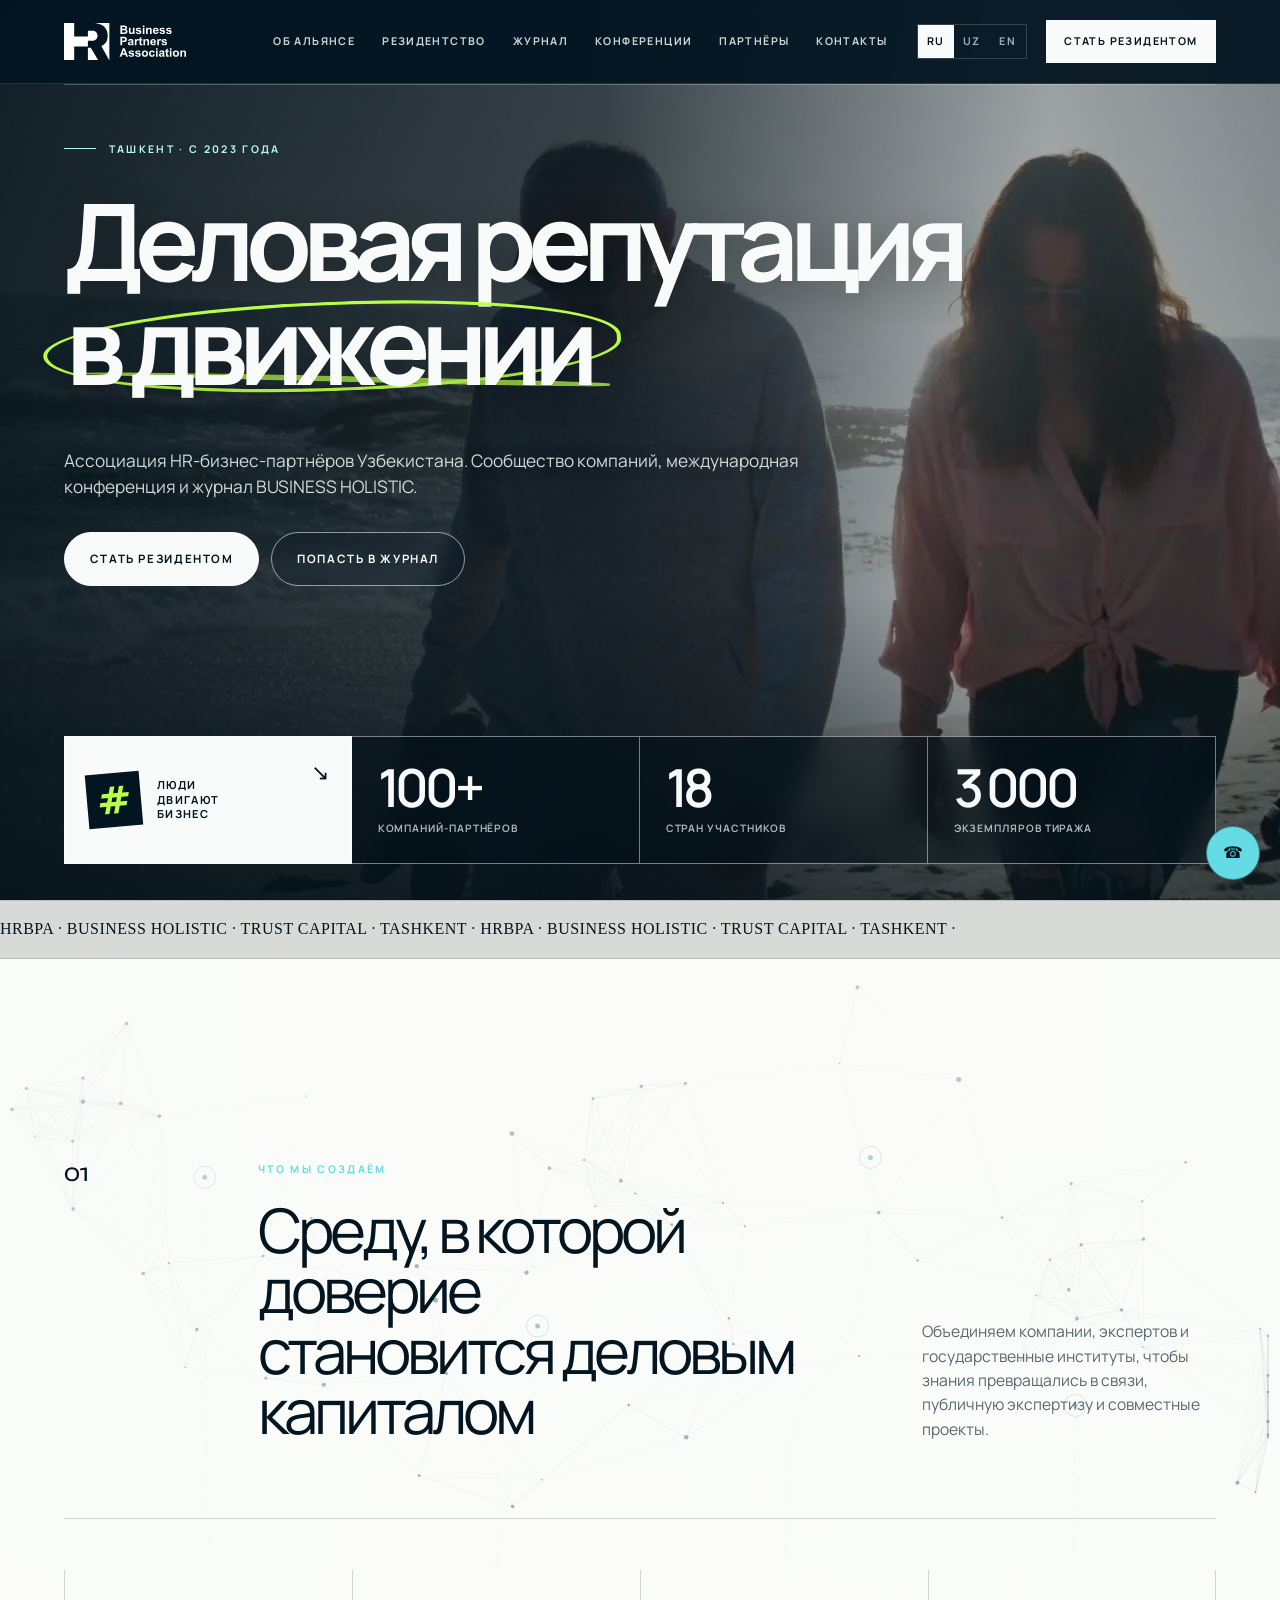
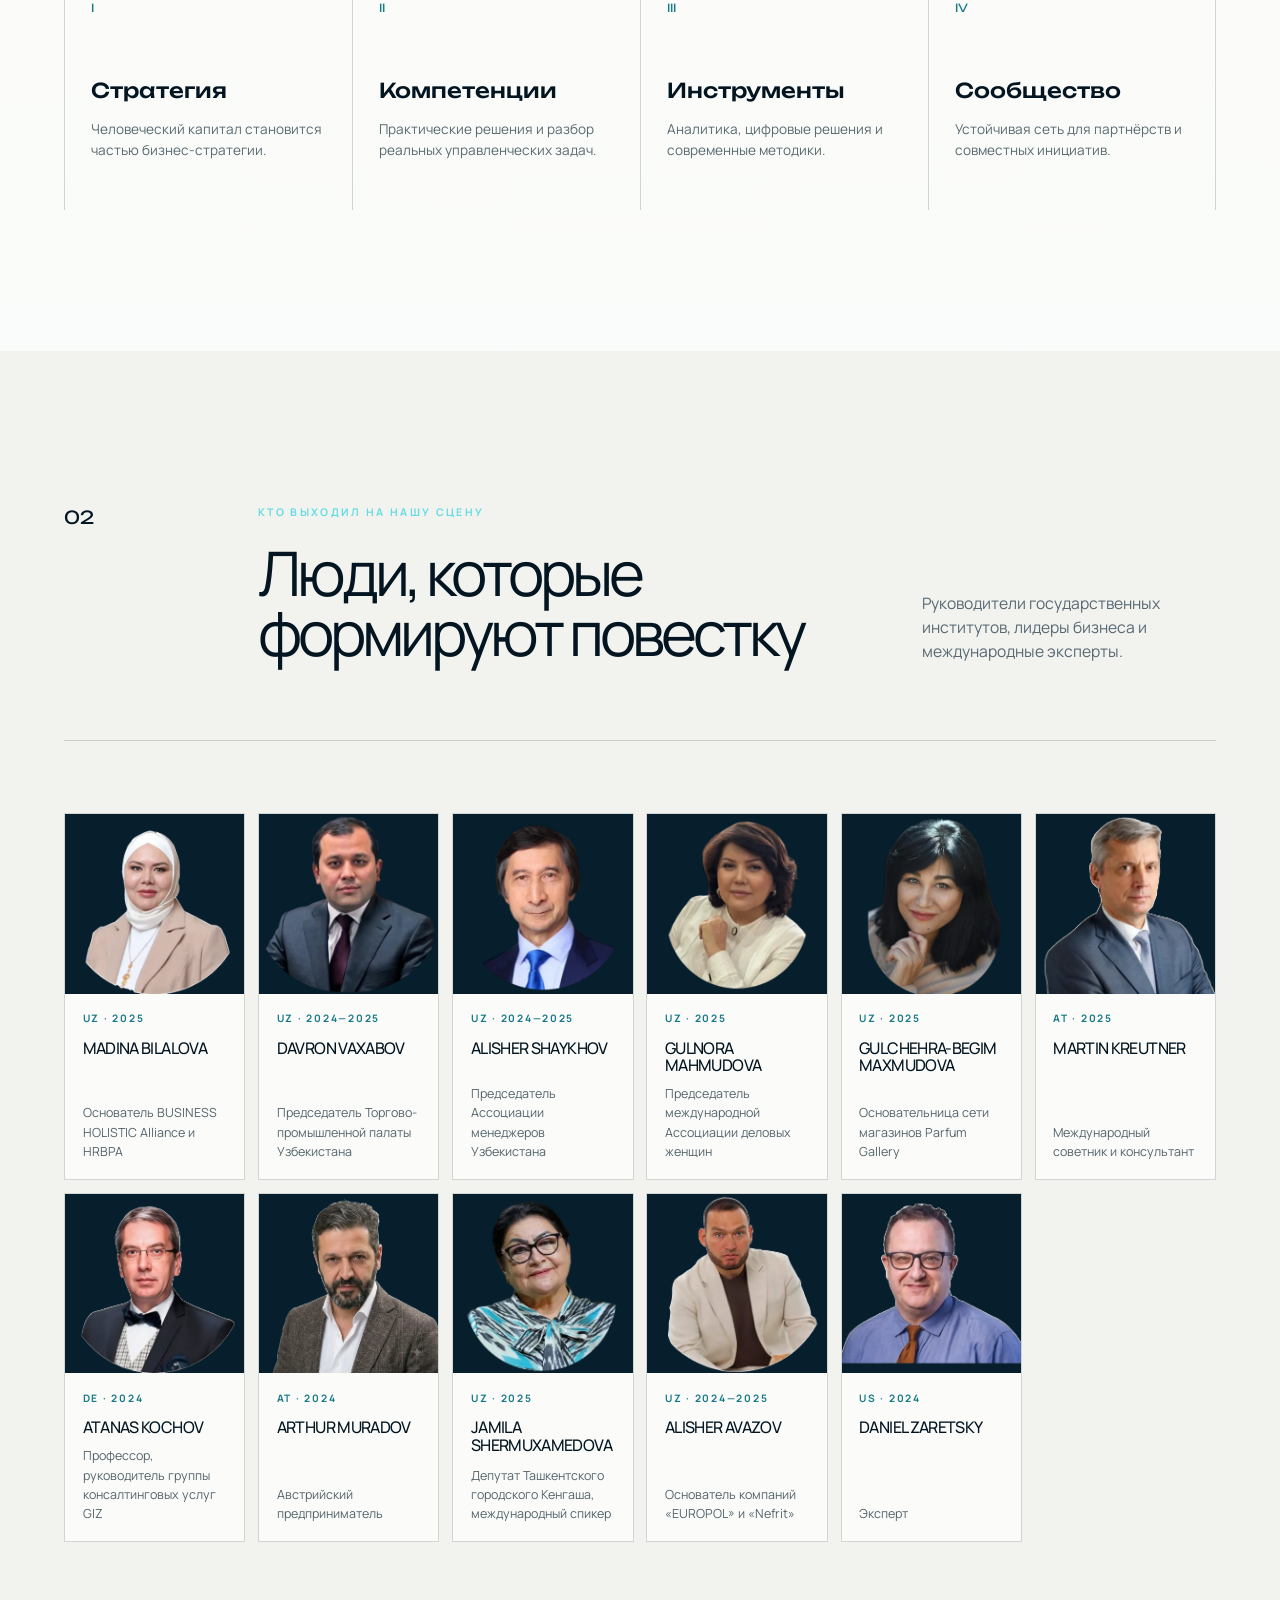
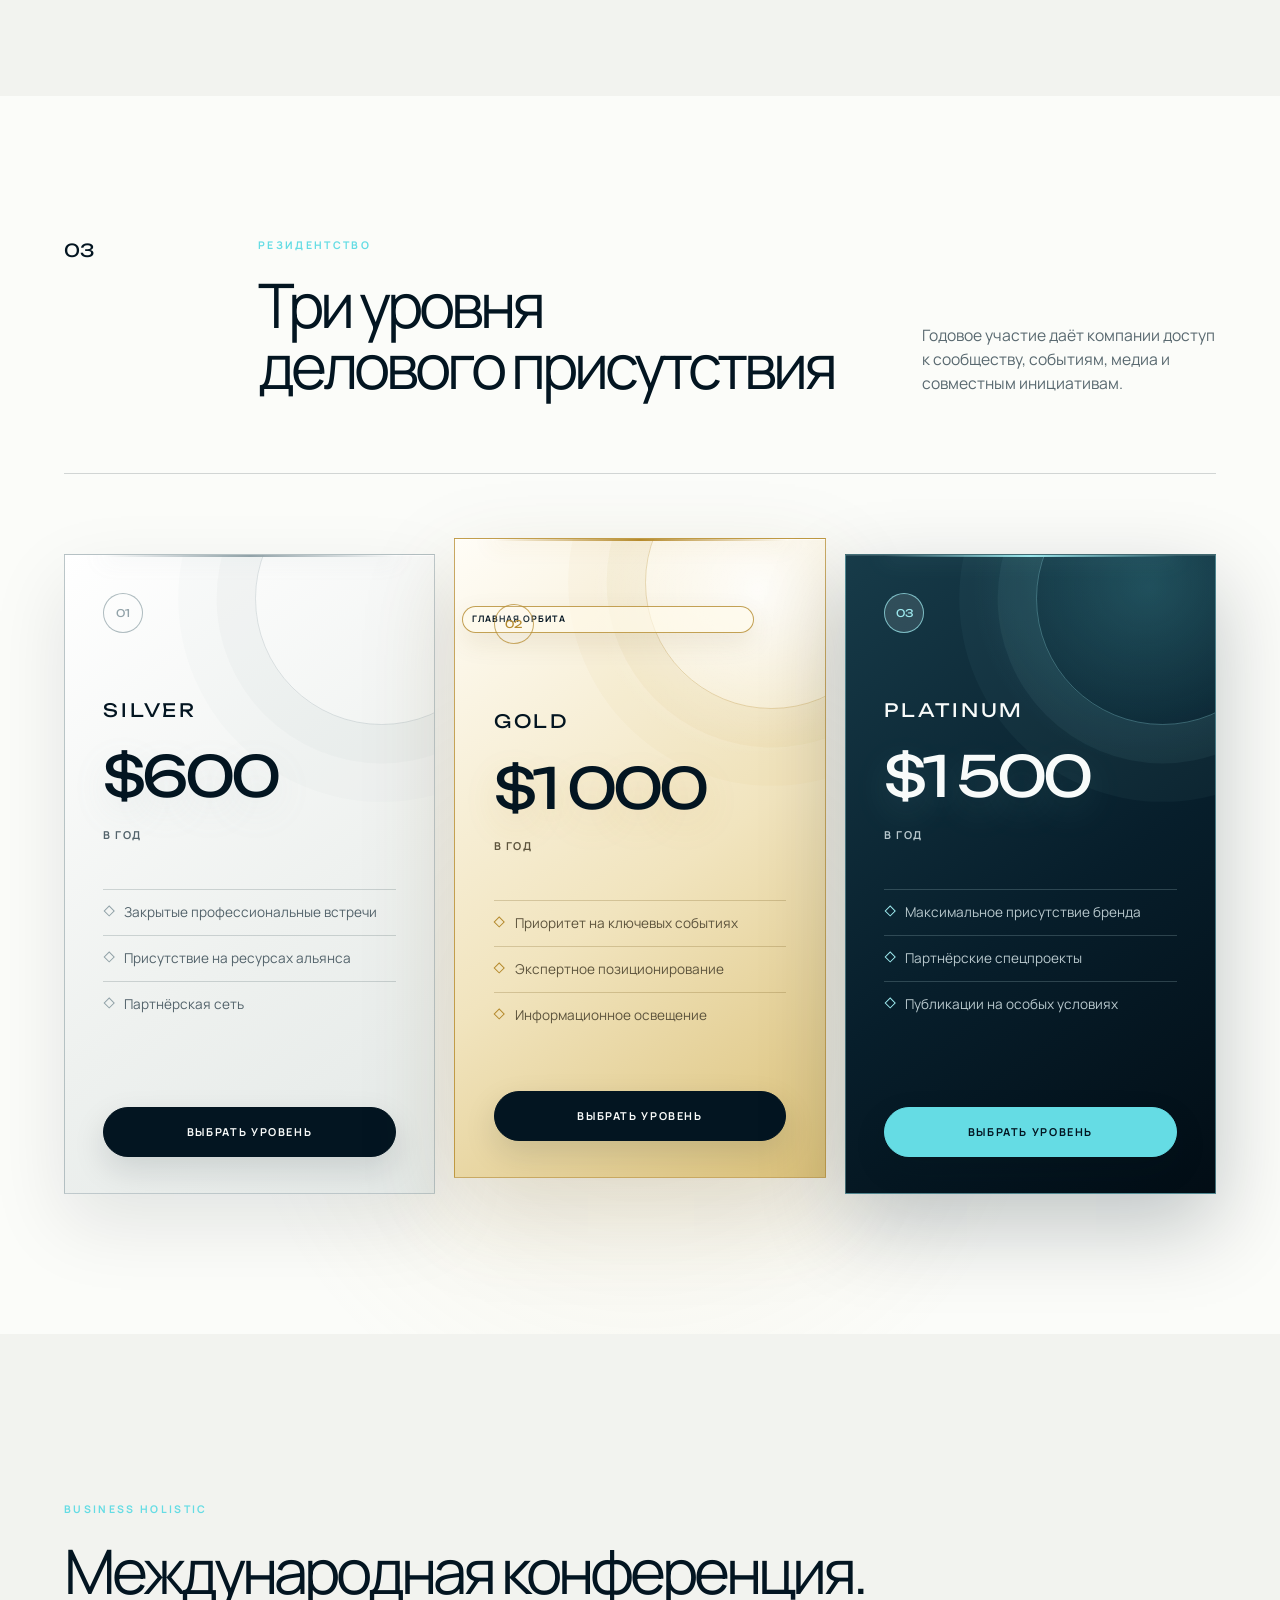
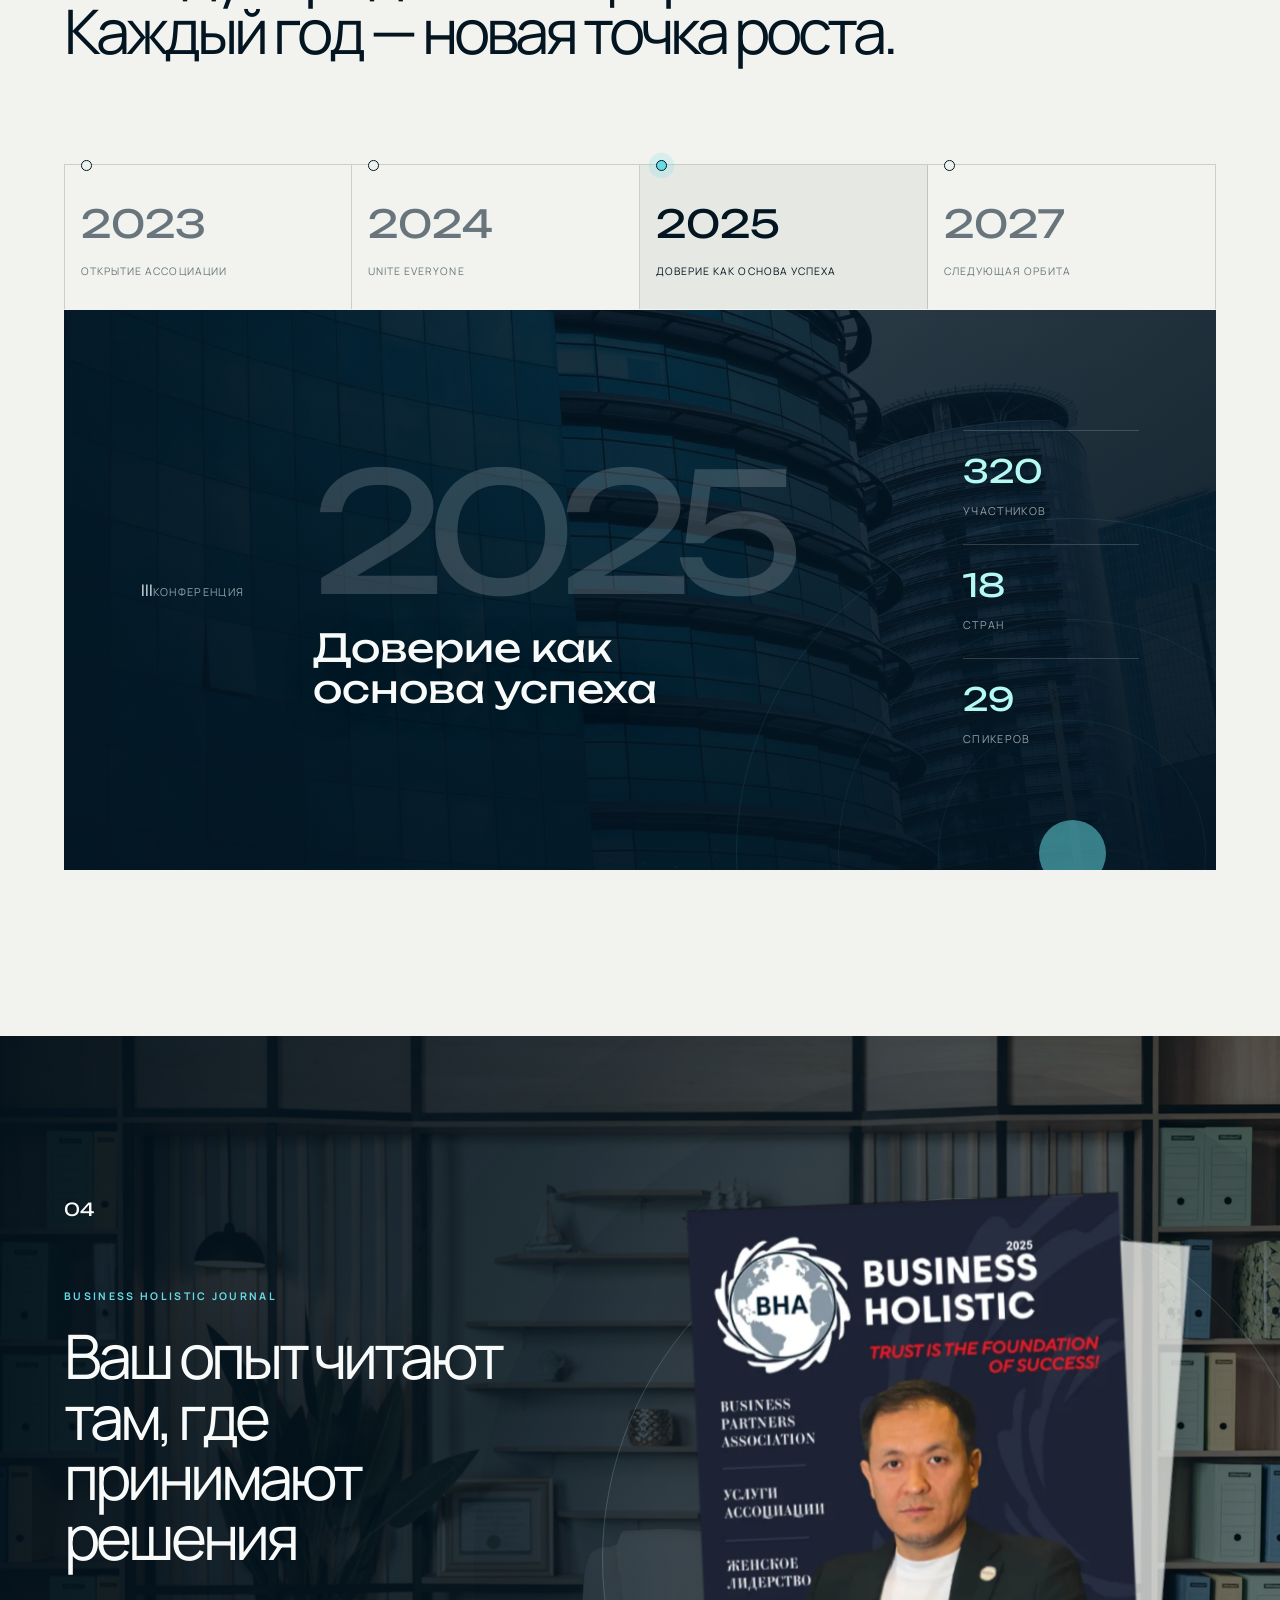
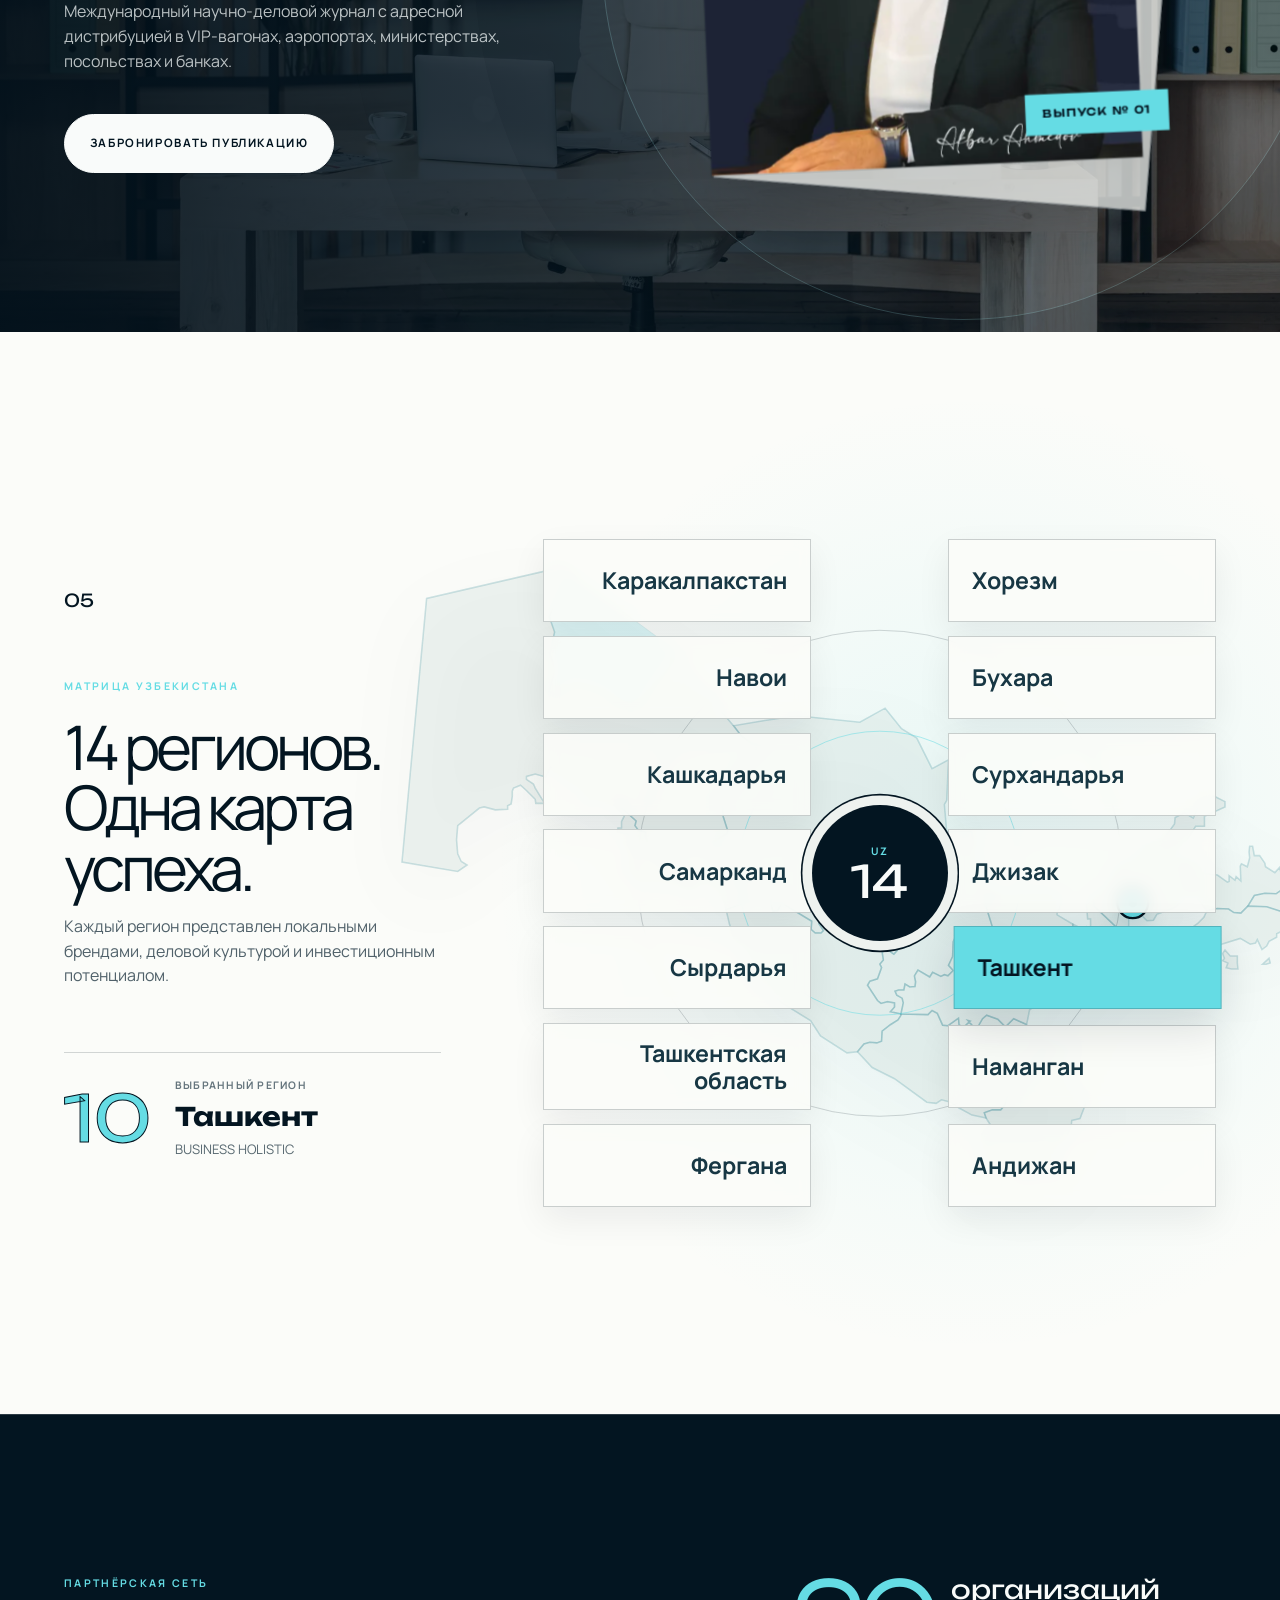
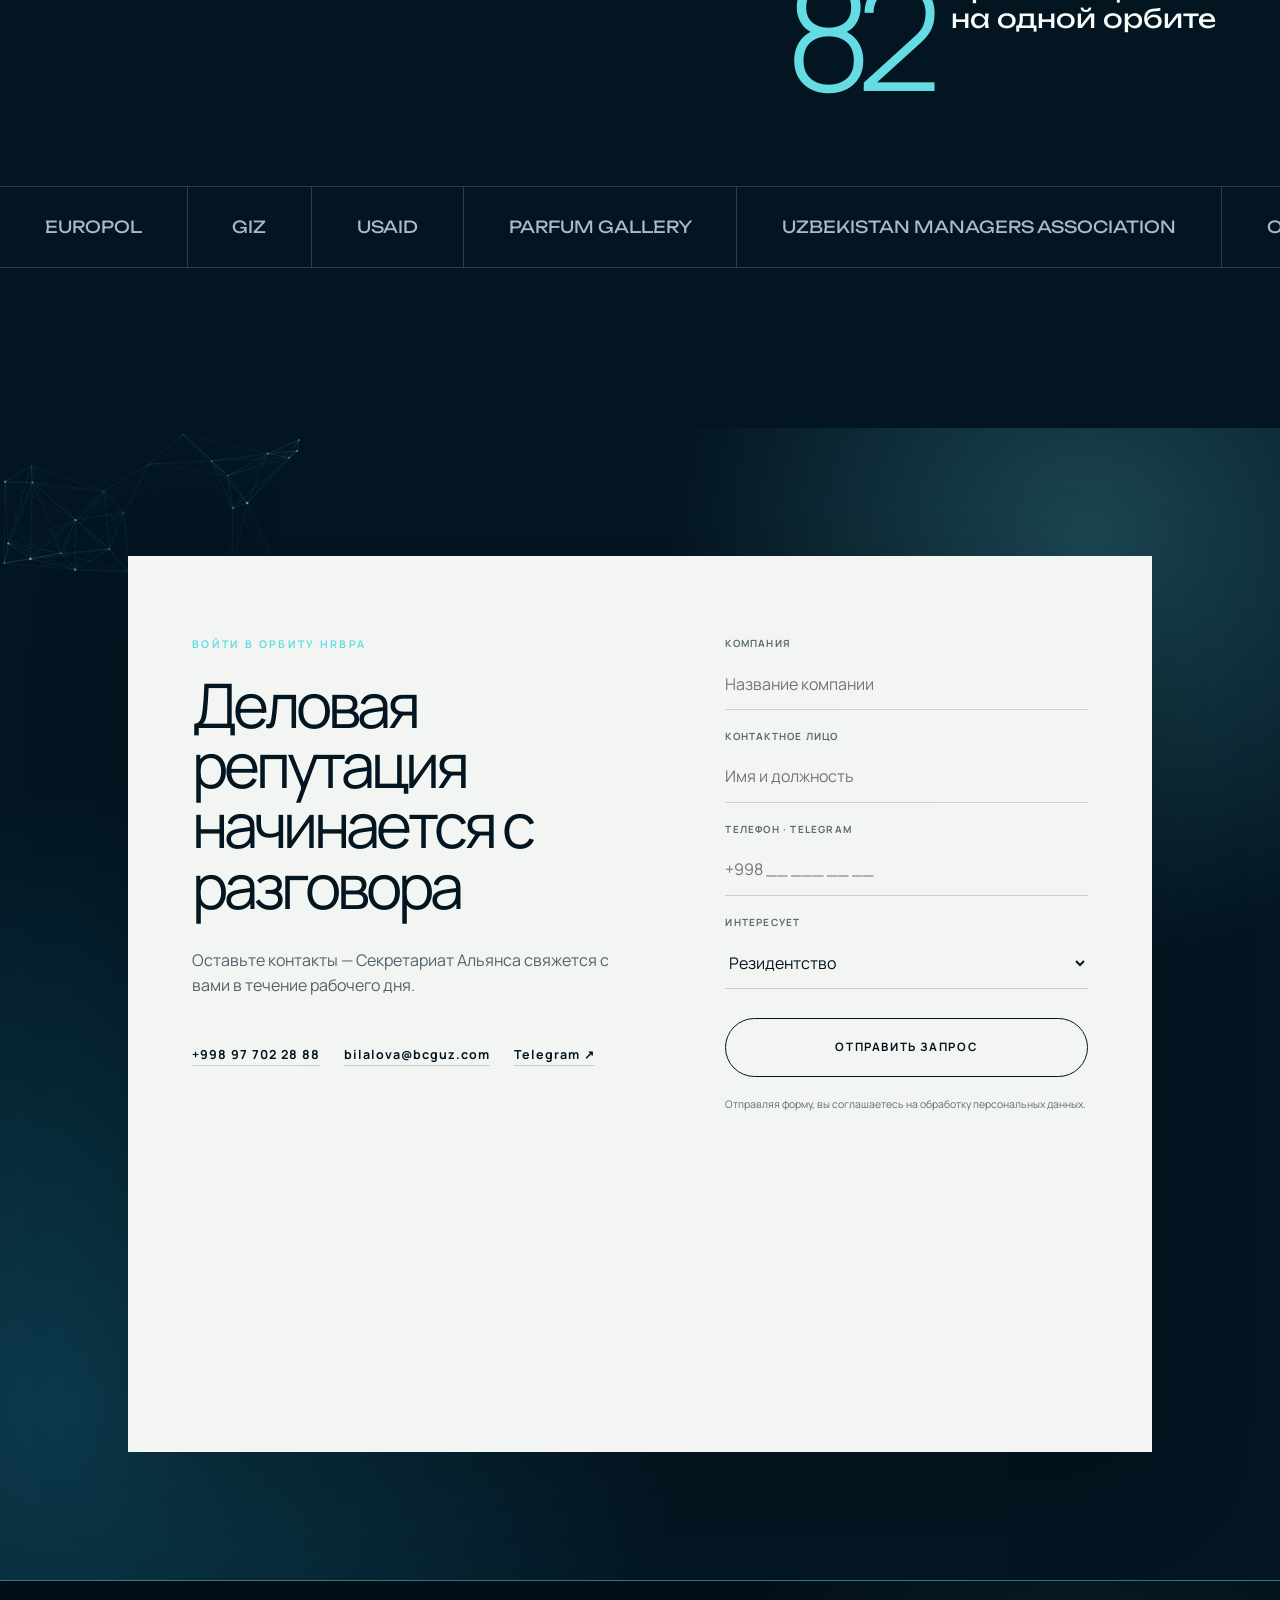
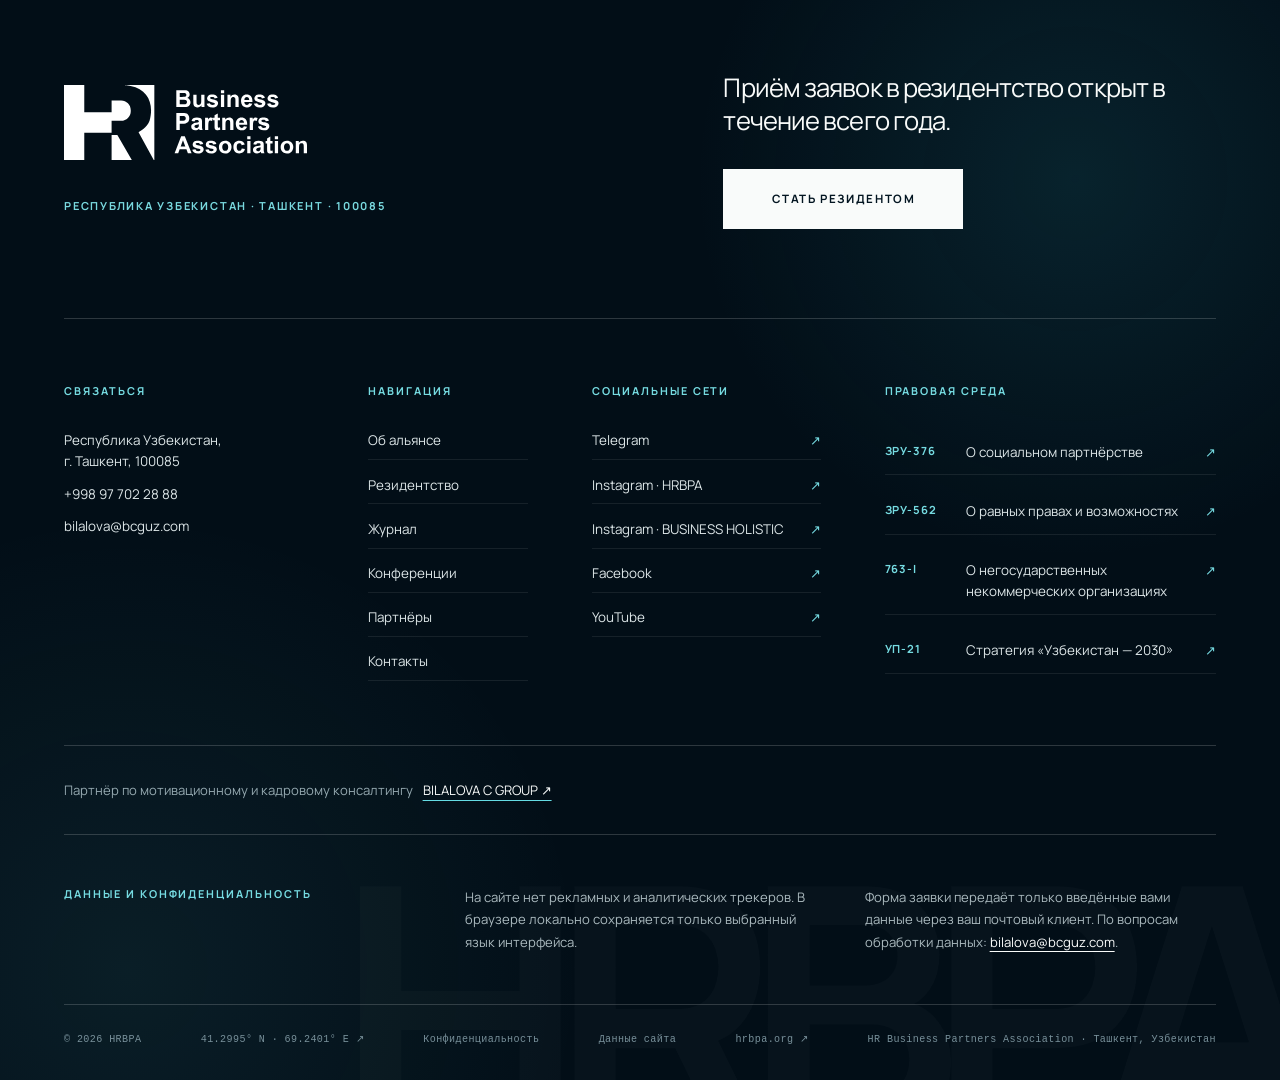
<file: index.html>
<!doctype html>
<html lang="ru">
  <head>
    <meta charset="UTF-8" />
    <meta name="viewport" content="width=device-width, initial-scale=1.0" />
    <meta name="description" content="HRBPA — деловой альянс HR-бизнес-партнёров Узбекистана, международные конференции и журнал BUSINESS HOLISTIC." />
    <meta name="theme-color" content="#031521" />
    <title>HRBPA — деловая орбита Узбекистана</title>
    <link rel="preconnect" href="https://fonts.googleapis.com" />
    <link rel="preconnect" href="https://fonts.gstatic.com" crossorigin />
    <link href="https://fonts.googleapis.com/css2?family=Manrope:wght@400;500;600;700&family=Unbounded:wght@400;500;600&display=swap" rel="stylesheet" />
    <link rel="icon" type="image/svg+xml" href="data:image/svg+xml,%3Csvg xmlns='http://www.w3.org/2000/svg' viewBox='0 0 64 64'%3E%3Crect width='64' height='64' rx='14' fill='%23031521'/%3E%3Cpath d='M13 18h9v10h11V18h9v28h-9V36H22v10h-9V18Z' fill='%23f7fbff'/%3E%3Cpath d='M44 18h7v28h-7z' fill='%2355d7df'/%3E%3C/svg%3E" />
    <link rel="stylesheet" href="styles.css" />
  </head>
  <body>
    <a class="skip-link" href="#main">К содержанию</a>
    <div class="scroll-progress" aria-hidden="true"></div>

    <header class="site-header" id="top">
      <a class="brand" href="index.html" aria-label="HRBPA — главная">
        <img src="assets/logo-hrbpa-white.svg" alt="" width="136" height="50" />
      </a>

      <button class="menu-toggle" type="button" aria-expanded="false" aria-controls="main-nav">
        <span></span><span></span><span></span><b data-i18n="menu">Меню</b>
      </button>

      <nav class="main-nav" id="main-nav" aria-label="Основная навигация">
        <a href="about.html" data-i18n="navAlliance">Об альянсе</a>
        <a href="residency.html" data-i18n="navResidency">Резидентство</a>
        <a href="journal.html" data-i18n="navJournal">Журнал</a>
        <a href="conferences.html" data-i18n="navConference">Конференции</a>
        <a href="partners.html" data-i18n="navPartners">Партнёры</a>
        <a href="contacts.html" data-i18n="navContacts">Контакты</a>
      </nav>

      <div class="header-actions">
        <div class="language-switcher" aria-label="Язык">
          <button class="is-active" type="button" data-lang="ru">RU</button>
          <button type="button" data-lang="uz">UZ</button>
          <button type="button" data-lang="en">EN</button>
        </div>
        <a class="header-cta" href="residency.html#apply" data-i18n="joinShort">Стать резидентом</a>
      </div>
    </header>

    <main id="main">
      <section class="hero hero--moving" aria-labelledby="hero-title">
        <div class="hero-video" aria-hidden="true">
          <video autoplay muted loop playsinline preload="metadata" poster="assets/hero-montage-poster.webp" disablepictureinpicture>
            <source src="assets/hero-montage-mobile.mp4" media="(max-width: 620px)" type="video/mp4" />
            <source src="assets/hero-montage.mp4" type="video/mp4" />
          </video>
        </div>

        <div class="hero-copy">
          <div class="eyebrow"><span></span><b data-i18n="heroEyebrow">Ташкент · с 2023 года</b></div>
          <h1 id="hero-title" data-i18n="heroTitle"><span class="hero-title-line">Деловая репутация</span><span class="hero-title-line hero-title-mark">в движении</span></h1>
          <p data-i18n="heroText">Ассоциация HR-бизнес-партнёров Узбекистана. Сообщество компаний, международная конференция и журнал BUSINESS HOLISTIC.</p>
          <div class="hero-actions">
            <a class="button button--light magnetic" href="#residency" data-i18n="heroPrimary">Стать резидентом</a>
            <a class="button button--ghost magnetic" href="#journal" data-i18n="heroSecondary">Попасть в журнал</a>
          </div>
        </div>

        <div class="hero-data">
          <a class="hero-signal" href="#alliance">
            <span aria-hidden="true">#</span>
            <strong data-i18n="heroSignal">Люди<br />двигают<br />бизнес</strong>
            <i aria-hidden="true">↘</i>
          </a>
          <div class="hero-stats" aria-label="HRBPA в цифрах">
            <div><strong data-count="100" data-suffix="+">0</strong><span data-i18n="statResidents">компаний-партнёров</span></div>
            <div><strong data-count="18">0</strong><span data-i18n="statCountries">стран участников</span></div>
            <div><strong data-count="3000" data-group="true">0</strong><span data-i18n="statPrint">экземпляров тиража</span></div>
          </div>
        </div>
      </section>

      <div class="signal-strip" aria-hidden="true">
        <div>HRBPA · BUSINESS HOLISTIC · TRUST CAPITAL · TASHKENT · HRBPA · BUSINESS HOLISTIC · TRUST CAPITAL · TASHKENT ·</div>
      </div>

      <section class="alliance section-dark" id="alliance">
        <canvas class="trust-network" id="trust-network" aria-hidden="true"></canvas>

        <div class="section-head reveal">
          <div class="section-index">01</div>
          <div>
            <p class="section-kicker" data-i18n="allianceKicker">Что мы создаём</p>
            <h2 data-i18n="allianceTitle">Среду, в которой доверие<br />становится деловым капиталом</h2>
          </div>
          <p data-i18n="allianceText">Объединяем компании, экспертов и государственные институты, чтобы знания превращались в связи, публичную экспертизу и совместные проекты.</p>
        </div>

        <div class="principles">
          <article class="reveal" data-trust-group="0"><span>I</span><h3 data-i18n="principle1Title">Стратегия</h3><p data-i18n="principle1Text">Человеческий капитал становится частью бизнес-стратегии.</p></article>
          <article class="reveal" data-trust-group="1"><span>II</span><h3 data-i18n="principle2Title">Компетенции</h3><p data-i18n="principle2Text">Практические решения и разбор реальных управленческих задач.</p></article>
          <article class="reveal" data-trust-group="2"><span>III</span><h3 data-i18n="principle3Title">Инструменты</h3><p data-i18n="principle3Text">Аналитика, цифровые решения и современные методики.</p></article>
          <article class="reveal" data-trust-group="3"><span>IV</span><h3 data-i18n="principle4Title">Сообщество</h3><p data-i18n="principle4Text">Устойчивая сеть для партнёрств и совместных инициатив.</p></article>
        </div>
      </section>

      <section class="speakers section-light" id="speakers">
        <div class="section-head reveal">
          <div class="section-index">02</div>
          <div>
            <p class="section-kicker" data-i18n="speakersKicker">Кто выходил на нашу сцену</p>
            <h2 data-i18n="speakersTitle">Люди, которые<br />формируют повестку</h2>
          </div>
          <p data-i18n="speakersText">Руководители государственных институтов, лидеры бизнеса и международные эксперты.</p>
        </div>

        <div class="speaker-track" role="list" aria-label="Спикеры">
          <article class="speaker-card" role="listitem">
            <img src="assets/madina-bilalova.webp" alt="Madina Bilalova" loading="lazy" decoding="async" />
            <div><span>UZ · 2025</span><h3>MADINA BILALOVA</h3><p data-i18n="speaker1">Основатель BUSINESS HOLISTIC Alliance и HRBPA</p></div>
          </article>
          <article class="speaker-card" role="listitem">
            <img src="assets/davron-vaxabov.webp" alt="Davron Vaxabov" loading="lazy" decoding="async" />
            <div><span>UZ · 2024—2025</span><h3>DAVRON VAXABOV</h3><p data-i18n="speaker2">Председатель Торгово-промышленной палаты Узбекистана</p></div>
          </article>
          <article class="speaker-card" role="listitem">
            <img src="assets/alisher-shaykhov.webp" alt="Alisher Shaykhov" loading="lazy" decoding="async" />
            <div><span>UZ · 2024—2025</span><h3>ALISHER SHAYKHOV</h3><p data-i18n="speaker3">Председатель Ассоциации менеджеров Узбекистана</p></div>
          </article>
          <article class="speaker-card" role="listitem">
            <img src="assets/gulnora-mahmudova.webp" alt="Gulnora Mahmudova" loading="lazy" decoding="async" />
            <div><span>UZ · 2025</span><h3>GULNORA MAHMUDOVA</h3><p data-i18n="speaker4">Председатель международной Ассоциации деловых женщин</p></div>
          </article>
          <article class="speaker-card" role="listitem">
            <img src="assets/gulchehra-begim-maxmudova.webp" alt="Gulchehra-Begim Maxmudova" loading="lazy" decoding="async" />
            <div><span>UZ · 2025</span><h3>GULCHEHRA-BEGIM MAXMUDOVA</h3><p data-i18n="speaker5">Основательница сети магазинов Parfum Gallery</p></div>
          </article>
          <article class="speaker-card" role="listitem">
            <img src="assets/martin-kreutner.webp" alt="Martin Kreutner" loading="lazy" decoding="async" />
            <div><span>AT · 2025</span><h3>MARTIN KREUTNER</h3><p data-i18n="speaker6">Международный советник и консультант</p></div>
          </article>
          <article class="speaker-card" role="listitem">
            <img src="assets/atanas-kochov.webp" alt="Atanas Kochov" loading="lazy" decoding="async" />
            <div><span>DE · 2024</span><h3>ATANAS KOCHOV</h3><p data-i18n="speaker7">Профессор, руководитель группы консалтинговых услуг GIZ</p></div>
          </article>
          <article class="speaker-card" role="listitem">
            <img src="assets/arthur-muradov.webp" alt="Arthur Muradov" loading="lazy" decoding="async" />
            <div><span>AT · 2024</span><h3>ARTHUR MURADOV</h3><p data-i18n="speaker8">Австрийский предприниматель</p></div>
          </article>
          <article class="speaker-card" role="listitem">
            <img src="assets/jamila-shermuxamedova.webp" alt="Jamila Shermuxamedova" loading="lazy" decoding="async" />
            <div><span>UZ · 2025</span><h3>JAMILA SHERMUXAMEDOVA</h3><p data-i18n="speaker9">Депутат Ташкентского городского Кенгаша, международный спикер</p></div>
          </article>
          <article class="speaker-card" role="listitem">
            <img src="assets/alisher-avazov.webp" alt="Alisher Avazov" loading="lazy" decoding="async" />
            <div><span>UZ · 2024—2025</span><h3>ALISHER AVAZOV</h3><p data-i18n="speaker10">Основатель компаний «EUROPOL» и «Nefrit»</p></div>
          </article>
          <article class="speaker-card" role="listitem">
            <img src="assets/daniel-zaretsky.webp" alt="Daniel Zaretsky" loading="lazy" decoding="async" />
            <div><span>US · 2024</span><h3>DANIEL ZARETSKY</h3><p data-i18n="speaker11">Эксперт</p></div>
          </article>
        </div>
      </section>

      <section class="residency section-dark" id="residency">
        <div class="section-head reveal">
          <div class="section-index">03</div>
          <div>
            <p class="section-kicker" data-i18n="residencyKicker">Резидентство</p>
            <h2 data-i18n="residencyTitle">Три уровня<br />делового присутствия</h2>
          </div>
          <p data-i18n="residencyText">Годовое участие даёт компании доступ к сообществу, событиям, медиа и совместным инициативам.</p>
        </div>

        <div class="tier-grid">
          <article class="tier-card tier-card--silver reveal"><span>01</span><p>SILVER</p><h3>$600</h3><small data-i18n="perYear">в год</small><ul><li data-i18n="tier1a">Закрытые профессиональные встречи</li><li data-i18n="tier1b">Присутствие на ресурсах альянса</li><li data-i18n="tier1c">Партнёрская сеть</li></ul><button type="button" data-tier="Silver" data-i18n="choose">Выбрать уровень</button></article>
          <article class="tier-card tier-card--gold tier-card--featured reveal"><div class="tier-signal" data-i18n="popular">Главная орбита</div><span>02</span><p>GOLD</p><h3>$1 000</h3><small data-i18n="perYear">в год</small><ul><li data-i18n="tier2a">Приоритет на ключевых событиях</li><li data-i18n="tier2b">Экспертное позиционирование</li><li data-i18n="tier2c">Информационное освещение</li></ul><button type="button" data-tier="Gold" data-i18n="choose">Выбрать уровень</button></article>
          <article class="tier-card tier-card--platinum reveal"><span>03</span><p>PLATINUM</p><h3>$1 500</h3><small data-i18n="perYear">в год</small><ul><li data-i18n="tier3a">Максимальное присутствие бренда</li><li data-i18n="tier3b">Партнёрские спецпроекты</li><li data-i18n="tier3c">Публикации на особых условиях</li></ul><button type="button" data-tier="Platinum" data-i18n="choose">Выбрать уровень</button></article>
        </div>
      </section>

      <section class="conference section-light" id="conference">
        <div class="conference-intro reveal">
          <p class="section-kicker" data-i18n="conferenceKicker">BUSINESS HOLISTIC</p>
          <h2 data-i18n="conferenceTitle">Международная конференция.<br />Каждый год — новая точка роста.</h2>
        </div>

        <div class="timeline" role="tablist" aria-label="Годы конференций">
          <button class="timeline-year" type="button" role="tab" data-year="2023" aria-selected="false"><span>2023</span><small data-i18n="year2023">Открытие ассоциации</small></button>
          <button class="timeline-year" type="button" role="tab" data-year="2024" aria-selected="false"><span>2024</span><small>UNITE EVERYONE</small></button>
          <button class="timeline-year is-active" type="button" role="tab" data-year="2025" aria-selected="true"><span>2025</span><small data-i18n="year2025">Доверие как основа успеха</small></button>
          <button class="timeline-year" type="button" role="tab" data-year="2027" aria-selected="false"><span>2027</span><small data-i18n="year2027">Следующая орбита</small></button>
        </div>

        <div class="conference-stage reveal">
          <div class="stage-orbits" aria-hidden="true"><i></i><i></i><i></i></div>
          <div><span id="conference-edition">III</span><small data-i18n="edition">конференция</small></div>
          <div><strong id="conference-year">2025</strong><h3 id="conference-name">Доверие как основа успеха</h3></div>
          <div class="conference-metrics"><p><strong id="conference-attendees">320</strong><span data-i18n="attendees">участников</span></p><p><strong id="conference-countries">18</strong><span data-i18n="countries">стран</span></p><p><strong id="conference-speakers">29</strong><span data-i18n="speakersCount">спикеров</span></p></div>
        </div>
      </section>

      <section class="journal section-dark" id="journal">
        <div class="journal-copy reveal">
          <div class="section-index">04</div>
          <p class="section-kicker">BUSINESS HOLISTIC JOURNAL</p>
          <h2 data-i18n="journalTitle">Ваш опыт читают<br />там, где принимают решения</h2>
          <p data-i18n="journalText">Международный научно-деловой журнал с адресной дистрибуцией в VIP-вагонах, аэропортах, министерствах, посольствах и банках.</p>
          <a class="button button--light magnetic" href="#contact" data-i18n="journalCta">Забронировать публикацию</a>
        </div>

        <div class="magazine-scene reveal" aria-label="Форматы публикации">
          <a class="magazine-cover magazine-cover--real" href="https://hrbpa.org/uz/journal/vypuski/vypusk-01" target="_blank" rel="noreferrer" aria-label="Открыть выпуск № 01 BUSINESS HOLISTIC">
            <img src="assets/journal-issue-01.webp" alt="Обложка выпуска № 01 журнала BUSINESS HOLISTIC" />
            <span data-i18n="issueOne">Выпуск № 01</span>
          </a>
        </div>
      </section>

      <section class="matrix section-light" id="matrix">
        <div class="matrix-map" id="matrix-map" aria-hidden="true"></div>

        <div class="matrix-copy reveal">
          <div class="section-index">05</div>
          <p class="section-kicker" data-i18n="matrixKicker">Матрица Узбекистана</p>
          <h2 data-i18n="matrixTitle">14 регионов.<br />Одна карта успеха.</h2>
          <p data-i18n="matrixText">Каждый регион представлен локальными брендами, деловой культурой и инвестиционным потенциалом.</p>
          <div class="matrix-selected"><span id="region-number">10</span><div><small data-i18n="selectedRegion">Выбранный регион</small><strong id="region-name">Ташкент</strong><p id="region-theme">BUSINESS HOLISTIC</p></div></div>
        </div>

        <div class="region-orbit reveal" role="list" aria-label="Регионы Узбекистана">
          <div class="region-core"><span>UZ</span><strong>14</strong></div>
          <button type="button" data-region="Каракалпакстан" data-theme="Экология и возрождение Приаралья" data-no="01">Каракалпакстан</button>
          <button type="button" data-region="Хорезм" data-theme="Знания как актив" data-no="02">Хорезм</button>
          <button type="button" data-region="Навои" data-theme="Инновации в недрах" data-no="03">Навои</button>
          <button type="button" data-region="Бухара" data-theme="Устойчивый туризм и ESG" data-no="04">Бухара</button>
          <button type="button" data-region="Кашкадарья" data-theme="Агро-лидеры 2026" data-no="05">Кашкадарья</button>
          <button type="button" data-region="Сурхандарья" data-theme="Транзит и торговое партнёрство" data-no="06">Сурхандарья</button>
          <button type="button" data-region="Самарканд" data-theme="Традиции в цифровой экономике" data-no="07">Самарканд</button>
          <button type="button" data-region="Джизак" data-theme="Автопром и инвестиции" data-no="08">Джизак</button>
          <button type="button" data-region="Сырдарья" data-theme="Ресурсы и доверие" data-no="09">Сырдарья</button>
          <button class="is-active" type="button" data-region="Ташкент" data-theme="BUSINESS HOLISTIC" data-no="10">Ташкент</button>
          <button type="button" data-region="Ташкентская область" data-theme="Энергия индустриального роста" data-no="11">Ташкентская область</button>
          <button type="button" data-region="Наманган" data-theme="Энергия малого бизнеса" data-no="12">Наманган</button>
          <button type="button" data-region="Фергана" data-theme="Экосистема доверия" data-no="13">Фергана</button>
          <button type="button" data-region="Андижан" data-theme="Инклюзивный рост" data-no="14">Андижан</button>
        </div>
      </section>

      <section class="partners section-dark" id="partners">
        <div class="partner-heading reveal"><p class="section-kicker" data-i18n="partnersKicker">Партнёрская сеть</p><h2><span data-count="85">0</span> <small data-i18n="partnersTitle">организаций<br />на одной орбите</small></h2></div>
        <div class="partner-marquee" aria-label="Партнёры"><div><span>EUROPOL</span><span>GIZ</span><span>USAID</span><span>PARFUM GALLERY</span><span>UZBEKISTAN MANAGERS ASSOCIATION</span><span>OCA MAGAZINE</span><span>SILK ROAD MEDIA</span><span>JARVIX</span><span>EUROPOL</span><span>GIZ</span><span>USAID</span><span>PARFUM GALLERY</span></div></div>
      </section>

      <section class="contact" id="contact">
        <canvas id="contact-canvas" aria-hidden="true"></canvas>
        <div class="contact-copy reveal">
          <p class="section-kicker" data-i18n="contactKicker">Войти в орбиту HRBPA</p>
          <h2 data-i18n="contactTitle">Деловая репутация<br />начинается с разговора</h2>
          <p data-i18n="contactText">Оставьте контакты — Секретариат Альянса свяжется с вами в течение рабочего дня.</p>
          <div><a href="tel:+998977022888">+998 97 702 28 88</a><a href="mailto:bilalova@bcguz.com">bilalova@bcguz.com</a><a href="https://t.me/hrbpauz" target="_blank" rel="noreferrer">Telegram ↗</a></div>
        </div>

        <form class="contact-form reveal" id="contact-form">
          <label><span data-i18n="companyLabel">Компания</span><input name="company" required autocomplete="organization" placeholder="Название компании" data-i18n-placeholder="companyPlaceholder" /></label>
          <label><span data-i18n="nameLabel">Контактное лицо</span><input name="name" required autocomplete="name" placeholder="Имя и должность" data-i18n-placeholder="namePlaceholder" /></label>
          <label><span data-i18n="phoneLabel">Телефон · Telegram</span><input name="phone" required autocomplete="tel" placeholder="+998 __ ___ __ __" /></label>
          <label><span data-i18n="interestLabel">Интересует</span><select name="interest"><option data-i18n="interestResidency">Резидентство</option><option data-i18n="interestJournal">Публикация в журнале</option><option data-i18n="interestConference">Конференция</option><option data-i18n="interestPartnership">Партнёрский проект</option></select></label>
          <button class="button button--light magnetic" type="submit" data-i18n="submit">Отправить запрос</button>
          <p class="form-note" data-i18n="privacy">Отправляя форму, вы соглашаетесь на обработку персональных данных.</p>
          <p class="form-status" role="status"></p>
        </form>
      </section>
    </main>

    <footer class="site-footer">
      <div class="footer-hero">
        <div class="footer-brand">
          <img src="assets/logo-hrbpa-white.svg" alt="HR Business Partners Association" width="280" height="102" />
          <p data-i18n="footerAddressShort">Республика Узбекистан · Ташкент · 100085</p>
        </div>
        <div class="footer-cta">
          <p data-i18n="footerJoinText">Приём заявок в резидентство открыт в течение всего года.</p>
          <a class="button magnetic" href="residency.html#apply" data-i18n="joinShort">Стать резидентом</a>
        </div>
      </div>

      <div class="footer-main">
        <section class="footer-column footer-contact">
          <h2 data-i18n="footerContactTitle">Связаться</h2>
          <address>
            <span data-i18n="footerAddress">Республика Узбекистан,<br />г. Ташкент, 100085</span>
            <a href="tel:+998977022888">+998 97 702 28 88</a>
            <a href="mailto:bilalova@bcguz.com">bilalova@bcguz.com</a>
          </address>
        </section>

        <nav class="footer-column footer-navigation" aria-label="Навигация по сайту">
          <h2 data-i18n="footerNavigationTitle">Навигация</h2>
          <a href="about.html" data-i18n="navAlliance">Об альянсе</a>
          <a href="residency.html" data-i18n="navResidency">Резидентство</a>
          <a href="journal.html" data-i18n="navJournal">Журнал</a>
          <a href="conferences.html" data-i18n="navConference">Конференции</a>
          <a href="partners.html" data-i18n="navPartners">Партнёры</a>
          <a href="contacts.html" data-i18n="navContacts">Контакты</a>
        </nav>

        <section class="footer-column footer-social">
          <h2 data-i18n="footerSocialTitle">Социальные сети</h2>
          <a href="https://t.me/hrbpauz" target="_blank" rel="noreferrer">Telegram <span>↗</span></a>
          <a href="https://www.instagram.com/hrbpa.uz/" target="_blank" rel="noreferrer">Instagram · HRBPA <span>↗</span></a>
          <a href="https://www.instagram.com/business.holistic/" target="_blank" rel="noreferrer">Instagram · BUSINESS HOLISTIC <span>↗</span></a>
          <a href="https://www.facebook.com/hrbpa.uz/" target="_blank" rel="noreferrer">Facebook <span>↗</span></a>
          <a href="https://www.youtube.com/@business.holistic" target="_blank" rel="noreferrer">YouTube <span>↗</span></a>
        </section>

        <section class="footer-column footer-legal">
          <h2 data-i18n="footerLegalTitle">Правовая среда</h2>
          <a href="https://lex.uz/docs/2468216" target="_blank" rel="noreferrer"><b>ЗРУ-376</b><span data-i18n="footerLawSocial">О социальном партнёрстве</span><i>↗</i></a>
          <a href="https://lex.uz/docs/4494873" target="_blank" rel="noreferrer"><b>ЗРУ-562</b><span data-i18n="footerLawEquality">О равных правах и возможностях</span><i>↗</i></a>
          <a href="https://lex.uz/docs/10863" target="_blank" rel="noreferrer"><b>763-I</b><span data-i18n="footerLawNgo">О негосударственных некоммерческих организациях</span><i>↗</i></a>
          <a href="https://lex.uz/docs/8050774" target="_blank" rel="noreferrer"><b>УП-21</b><span data-i18n="footerStrategy">Стратегия «Узбекистан — 2030»</span><i>↗</i></a>
        </section>
      </div>

      <div class="footer-partner">
        <span data-i18n="footerPartnerText">Партнёр по мотивационному и кадровому консалтингу</span>
        <a href="https://bcguz.com" target="_blank" rel="noreferrer">BILALOVA C GROUP ↗</a>
      </div>

      <div class="footer-data" id="footer-data">
        <h2 data-i18n="footerDataTitle">Данные и конфиденциальность</h2>
        <div>
          <p data-i18n="footerDataText">На сайте нет рекламных и аналитических трекеров. В браузере локально сохраняется только выбранный язык интерфейса.</p>
          <p data-i18n="footerFormText">Форма заявки передаёт только введённые вами данные через ваш почтовый клиент. По вопросам обработки данных: <a href="mailto:bilalova@bcguz.com">bilalova@bcguz.com</a>.</p>
        </div>
      </div>

      <div class="footer-bottom">
        <span>© 2026 HRBPA</span>
        <a href="https://www.google.com/maps?q=41.2995,69.2401" target="_blank" rel="noreferrer">41.2995° N · 69.2401° E ↗</a>
        <a href="mailto:bilalova@bcguz.com?subject=HRBPA%20—%20персональные%20данные" data-i18n="footerPrivacy">Конфиденциальность</a>
        <a href="#footer-data" data-i18n="footerDataLink">Данные сайта</a>
        <a href="https://hrbpa.org" target="_blank" rel="noreferrer">hrbpa.org ↗</a>
        <span data-i18n="footerText">HR Business Partners Association · Ташкент, Узбекистан</span>
      </div>
    </footer>

    <a class="floating-call" href="tel:+998977022888" aria-label="Позвонить">☎</a>
    <script src="script.js"></script>
  </body>
</html>
</file>
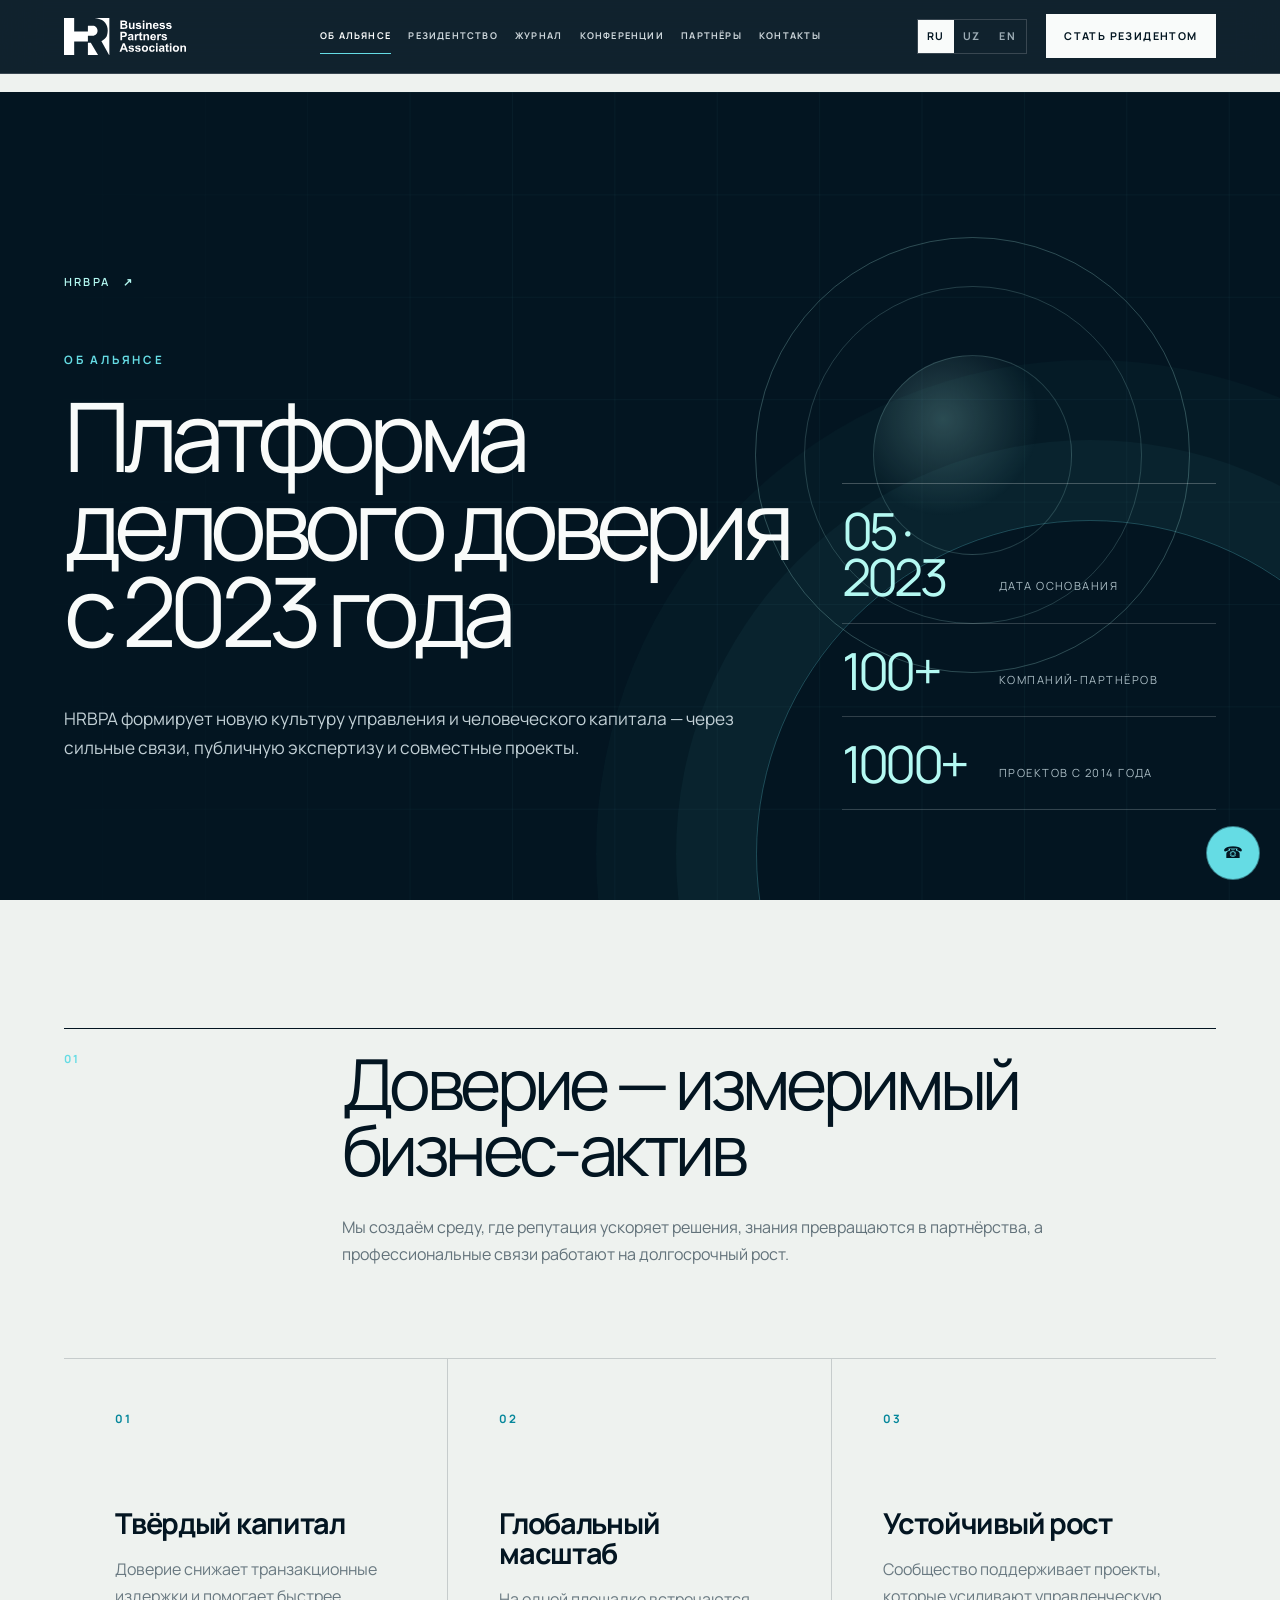
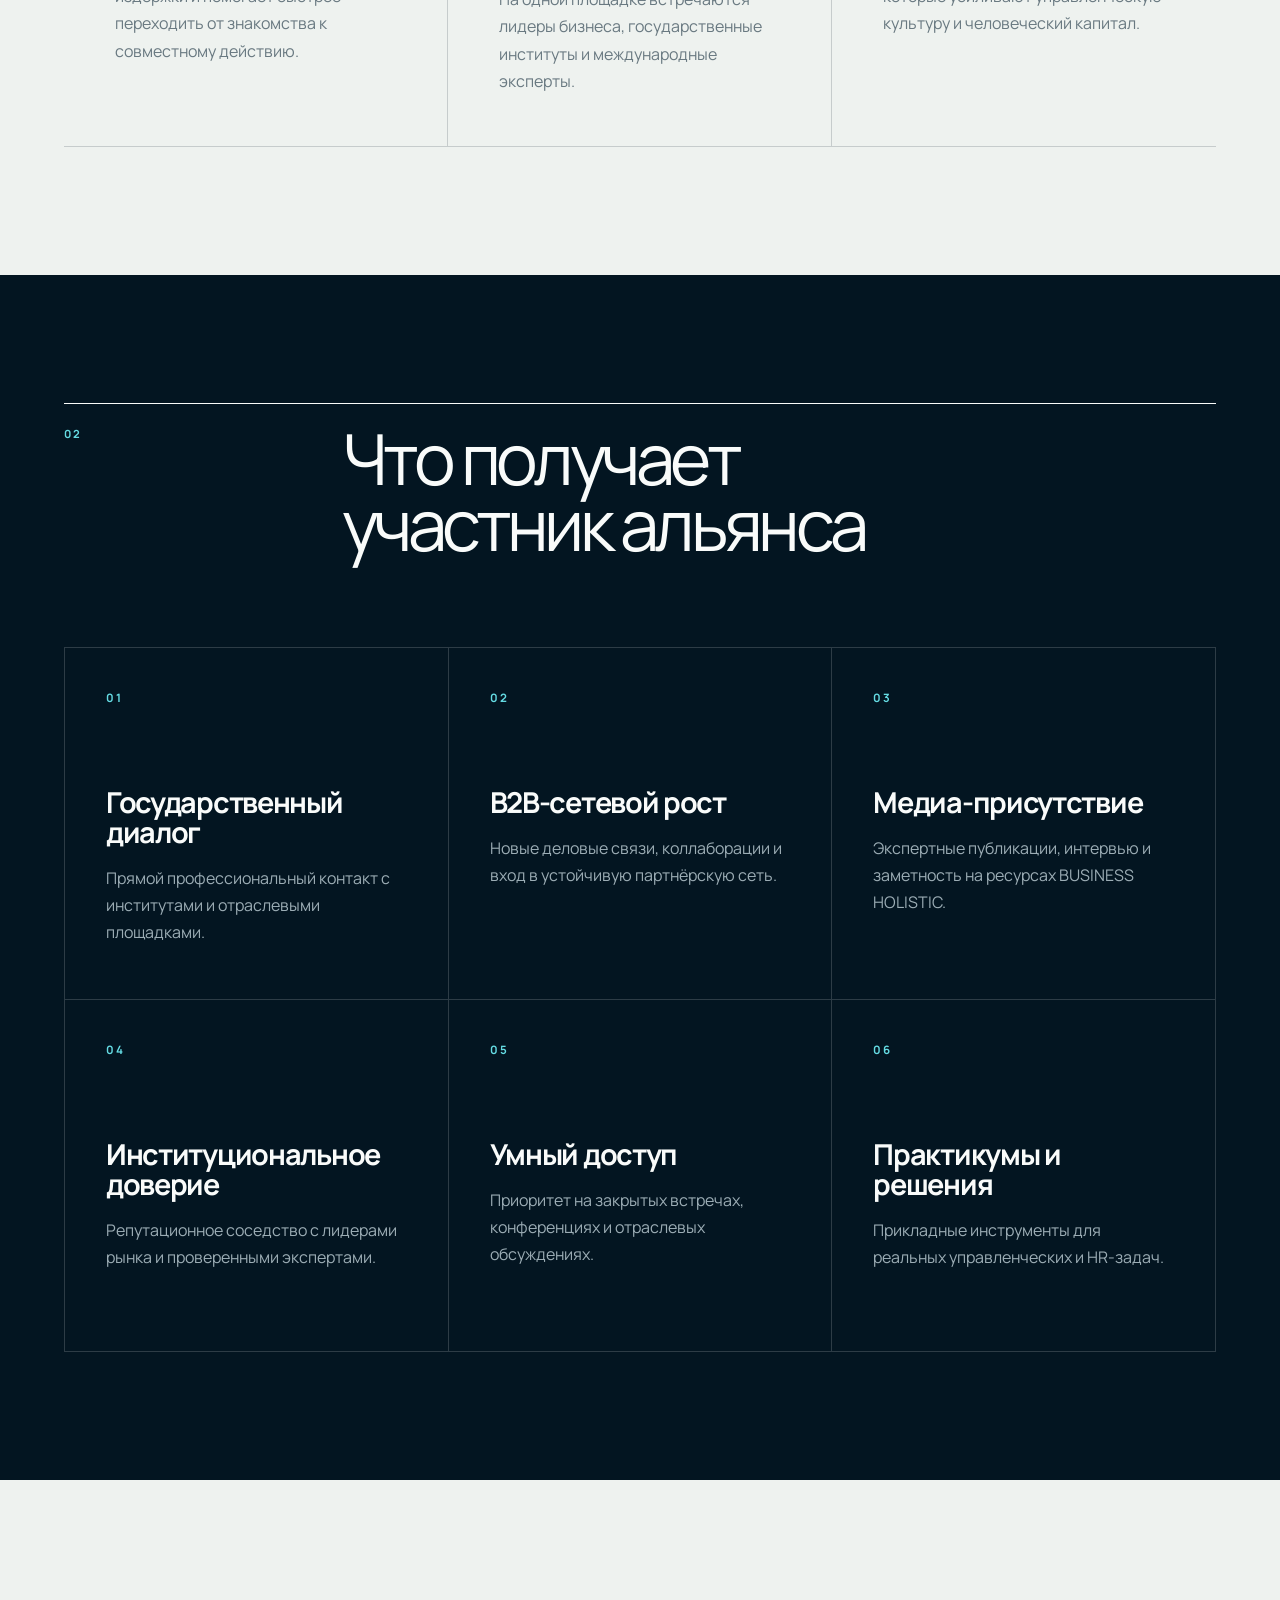
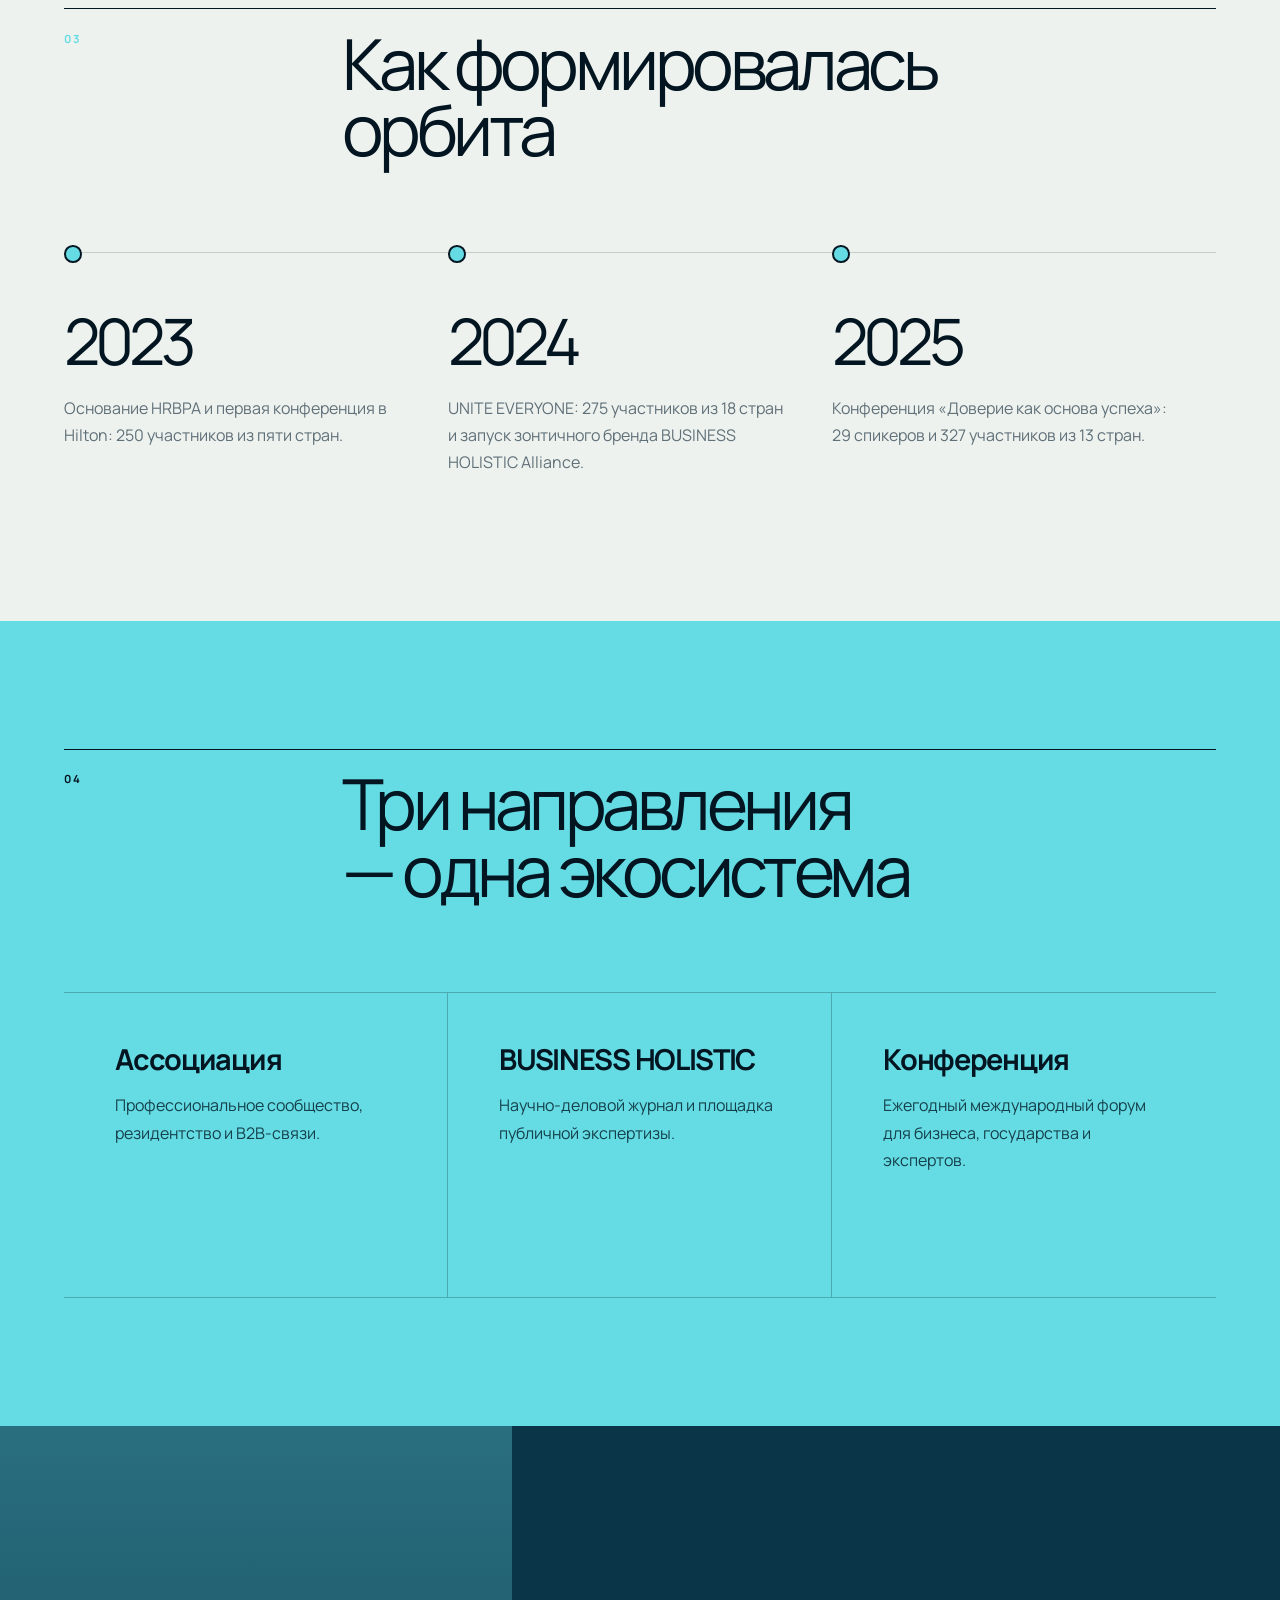
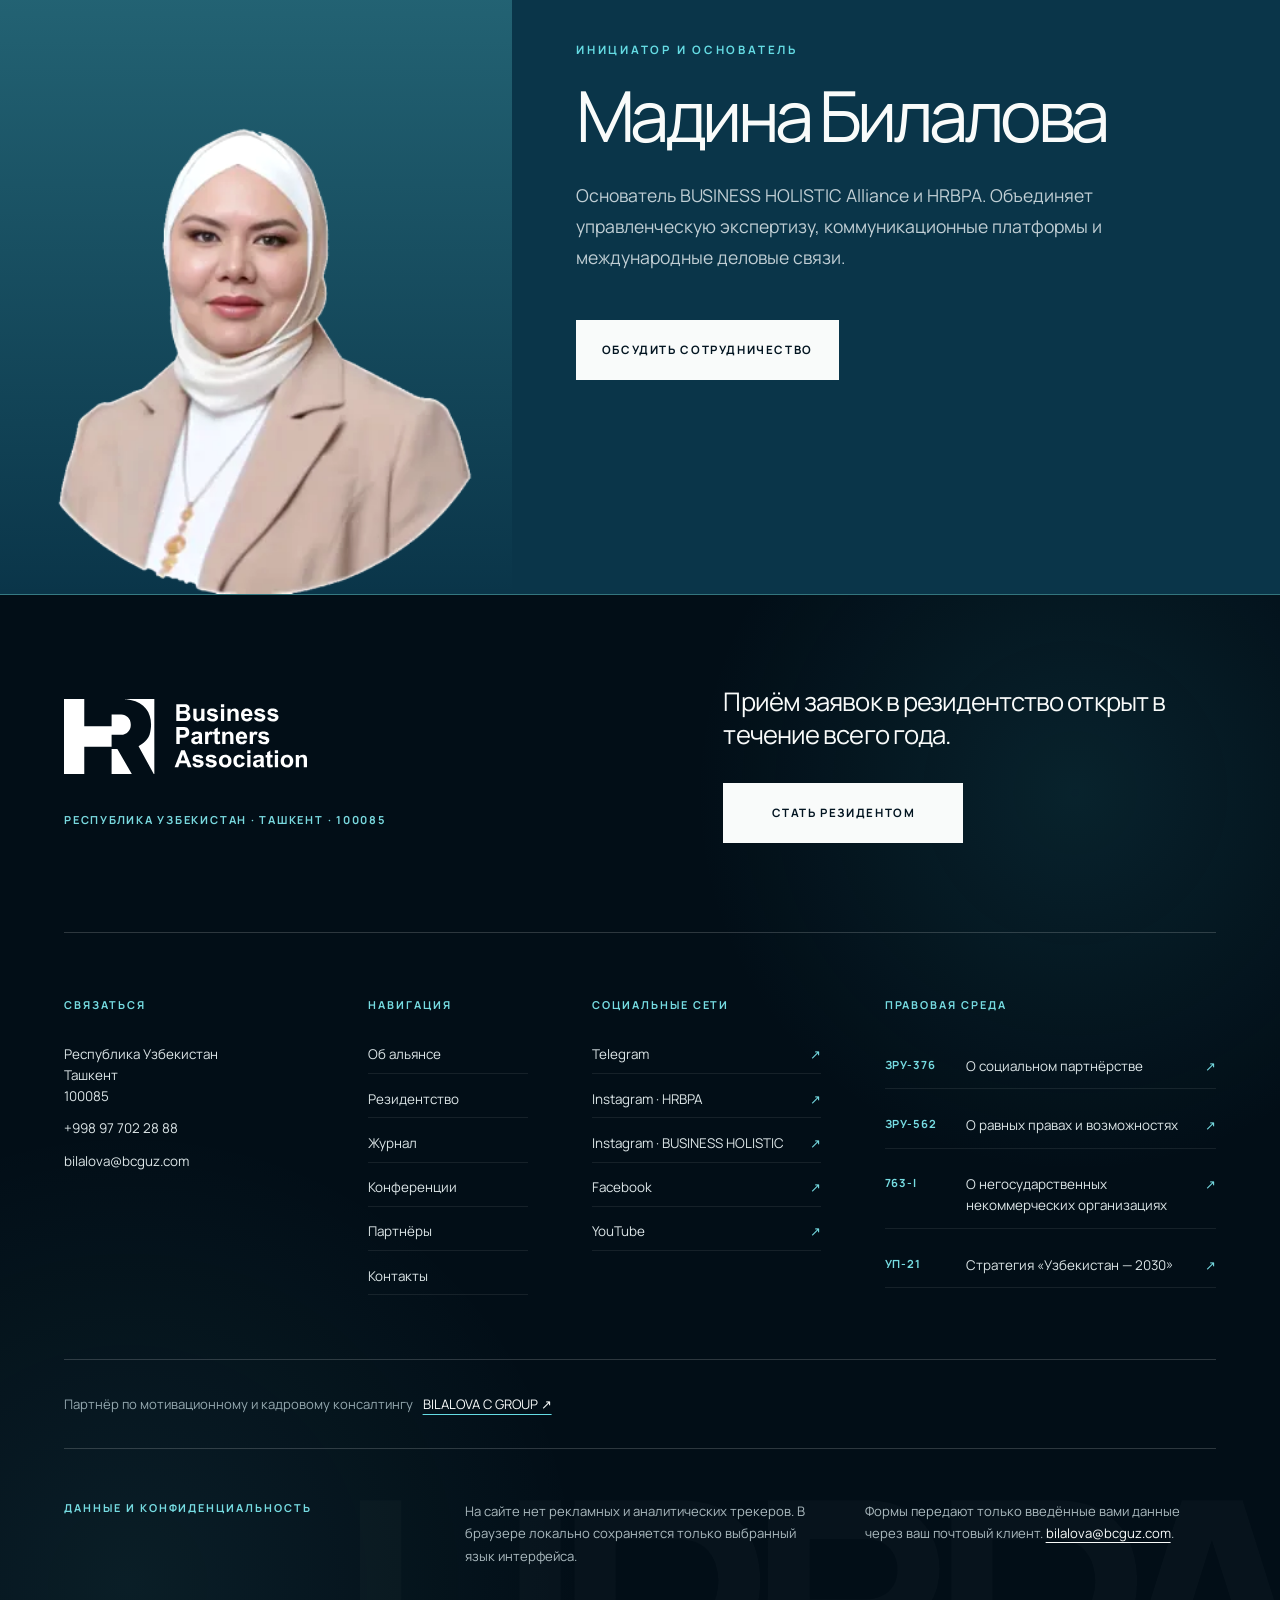
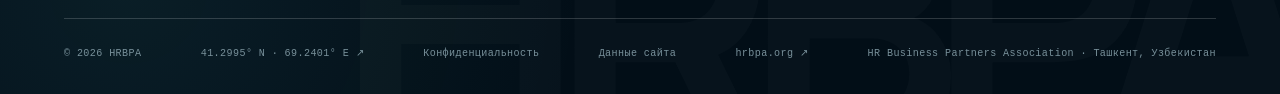
<file: about.html>
<!doctype html>
<html lang="ru">
  <head>
    <meta charset="UTF-8" />
    <meta name="viewport" content="width=device-width, initial-scale=1.0" />
    <meta name="description" content="Об HR Business Partners Association — история, миссия и направления работы альянса." />
    <meta name="theme-color" content="#031521" />
    <title>Об альянсе — HRBPA</title>
    <link rel="preconnect" href="https://fonts.googleapis.com" />
    <link rel="preconnect" href="https://fonts.gstatic.com" crossorigin />
    <link href="https://fonts.googleapis.com/css2?family=Manrope:wght@400;500;600;700&family=Unbounded:wght@400;500;600&display=swap" rel="stylesheet" />
    <link rel="stylesheet" href="styles.css" />
    <link rel="stylesheet" href="inner-pages.css" />
  </head>
  <body class="inner-body" data-page="about">
    <a class="skip-link" href="#main">К содержанию</a><div class="scroll-progress" aria-hidden="true"></div>
    <header class="site-header is-scrolled" id="site-header"></header>
    <main id="main"></main><footer class="site-footer" id="site-footer"></footer>
    <a class="floating-call" href="tel:+998977022888" aria-label="Позвонить">☎</a>
    <script src="inner-pages.js"></script>
  </body>
</html>
</file>
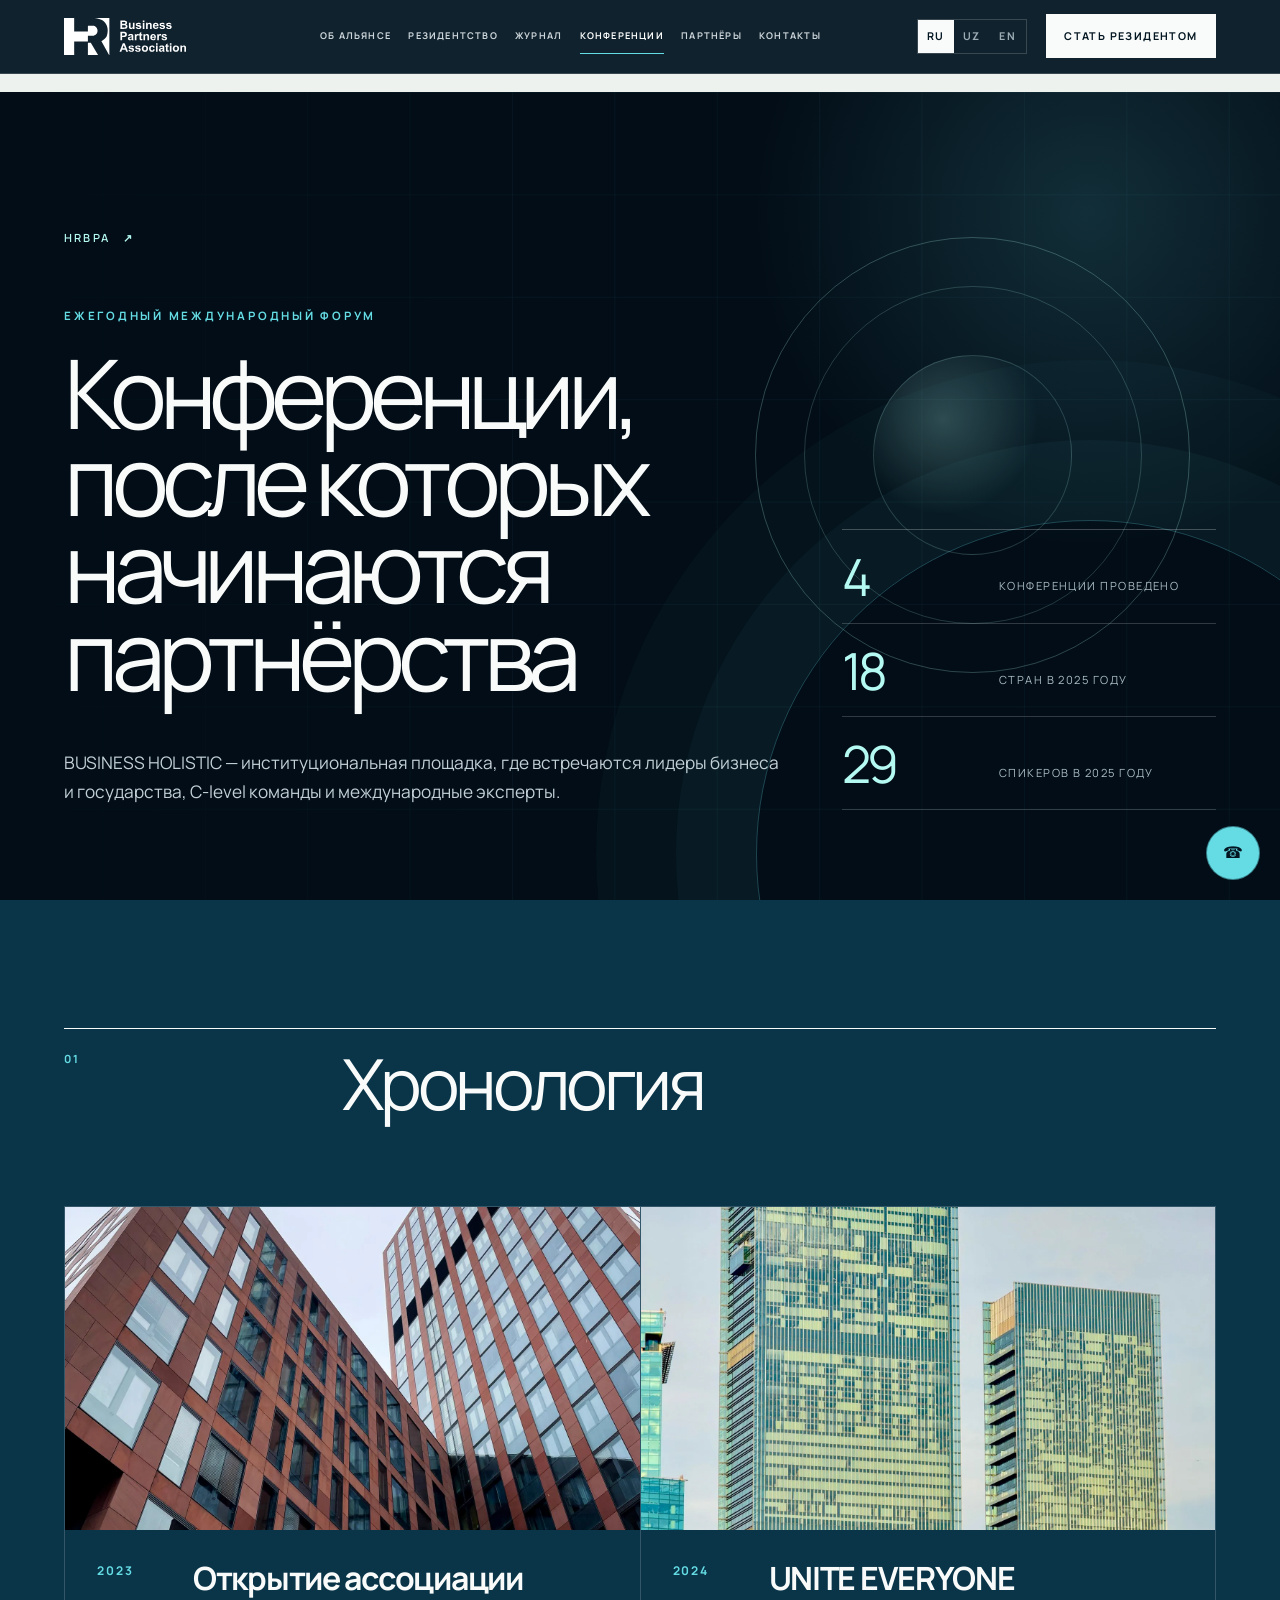
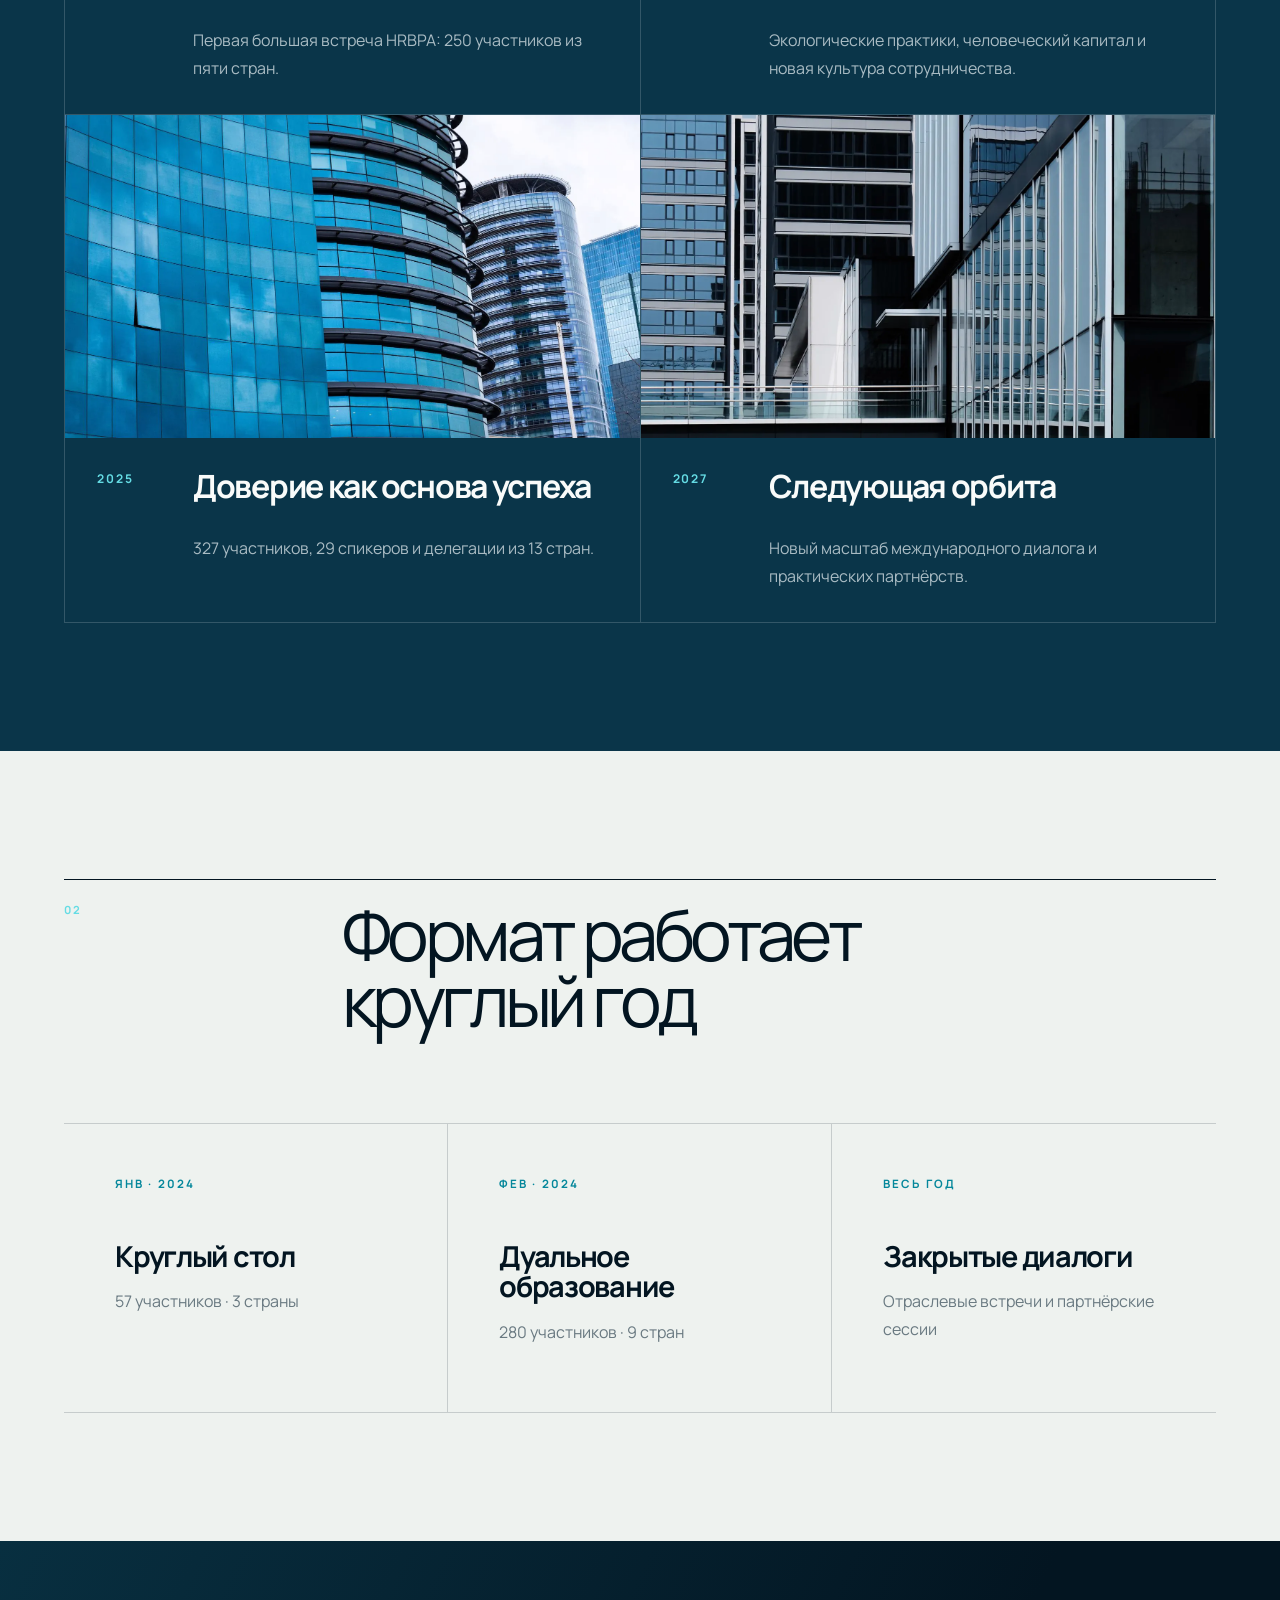
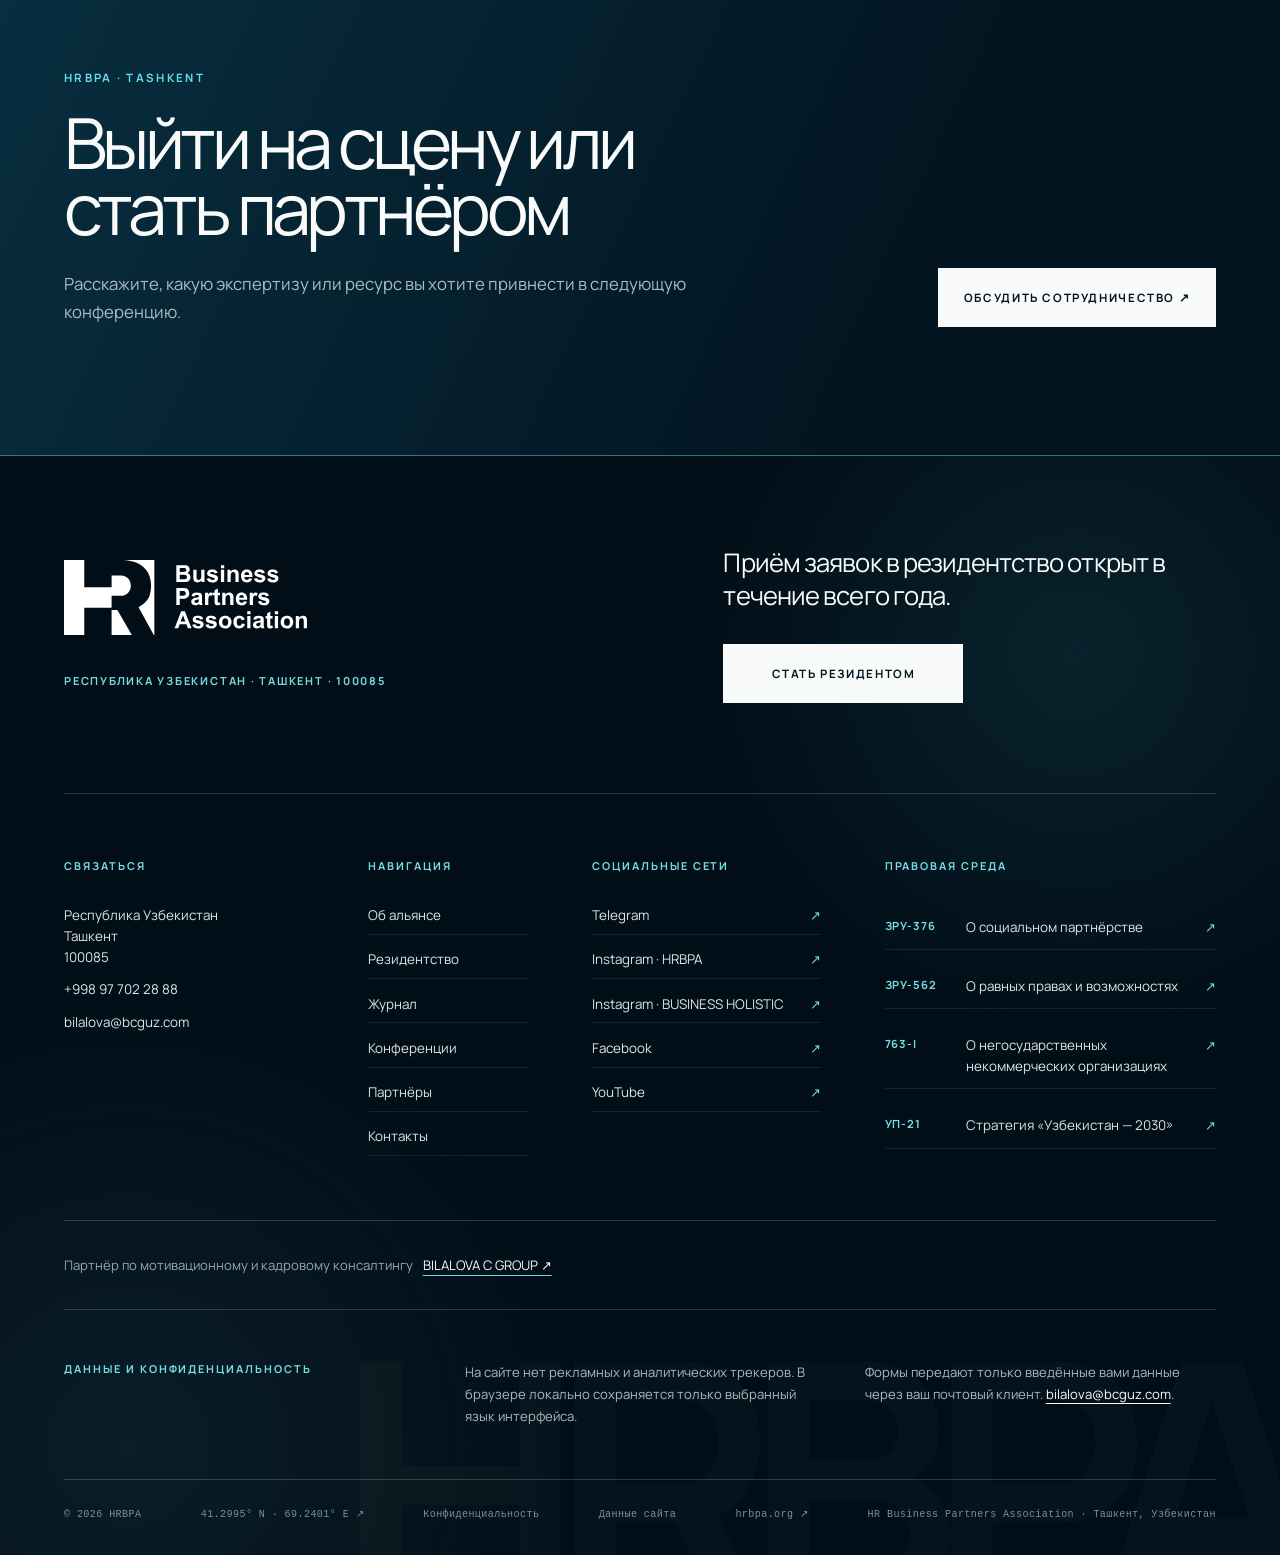
<file: conferences.html>
<!doctype html>
<html lang="ru"><head><meta charset="UTF-8" /><meta name="viewport" content="width=device-width, initial-scale=1.0" /><meta name="description" content="Международные конференции BUSINESS HOLISTIC — хронология и ключевые цифры." /><meta name="theme-color" content="#031521" /><title>Конференции — HRBPA</title><link rel="preconnect" href="https://fonts.googleapis.com" /><link rel="preconnect" href="https://fonts.gstatic.com" crossorigin /><link href="https://fonts.googleapis.com/css2?family=Manrope:wght@400;500;600;700&family=Unbounded:wght@400;500;600&display=swap" rel="stylesheet" /><link rel="stylesheet" href="styles.css" /><link rel="stylesheet" href="inner-pages.css" /></head>
  <body class="inner-body" data-page="conferences"><a class="skip-link" href="#main">К содержанию</a><div class="scroll-progress" aria-hidden="true"></div><header class="site-header is-scrolled" id="site-header"></header><main id="main"></main><footer class="site-footer" id="site-footer"></footer><a class="floating-call" href="tel:+998977022888" aria-label="Позвонить">☎</a><script src="inner-pages.js"></script></body></html>
</file>
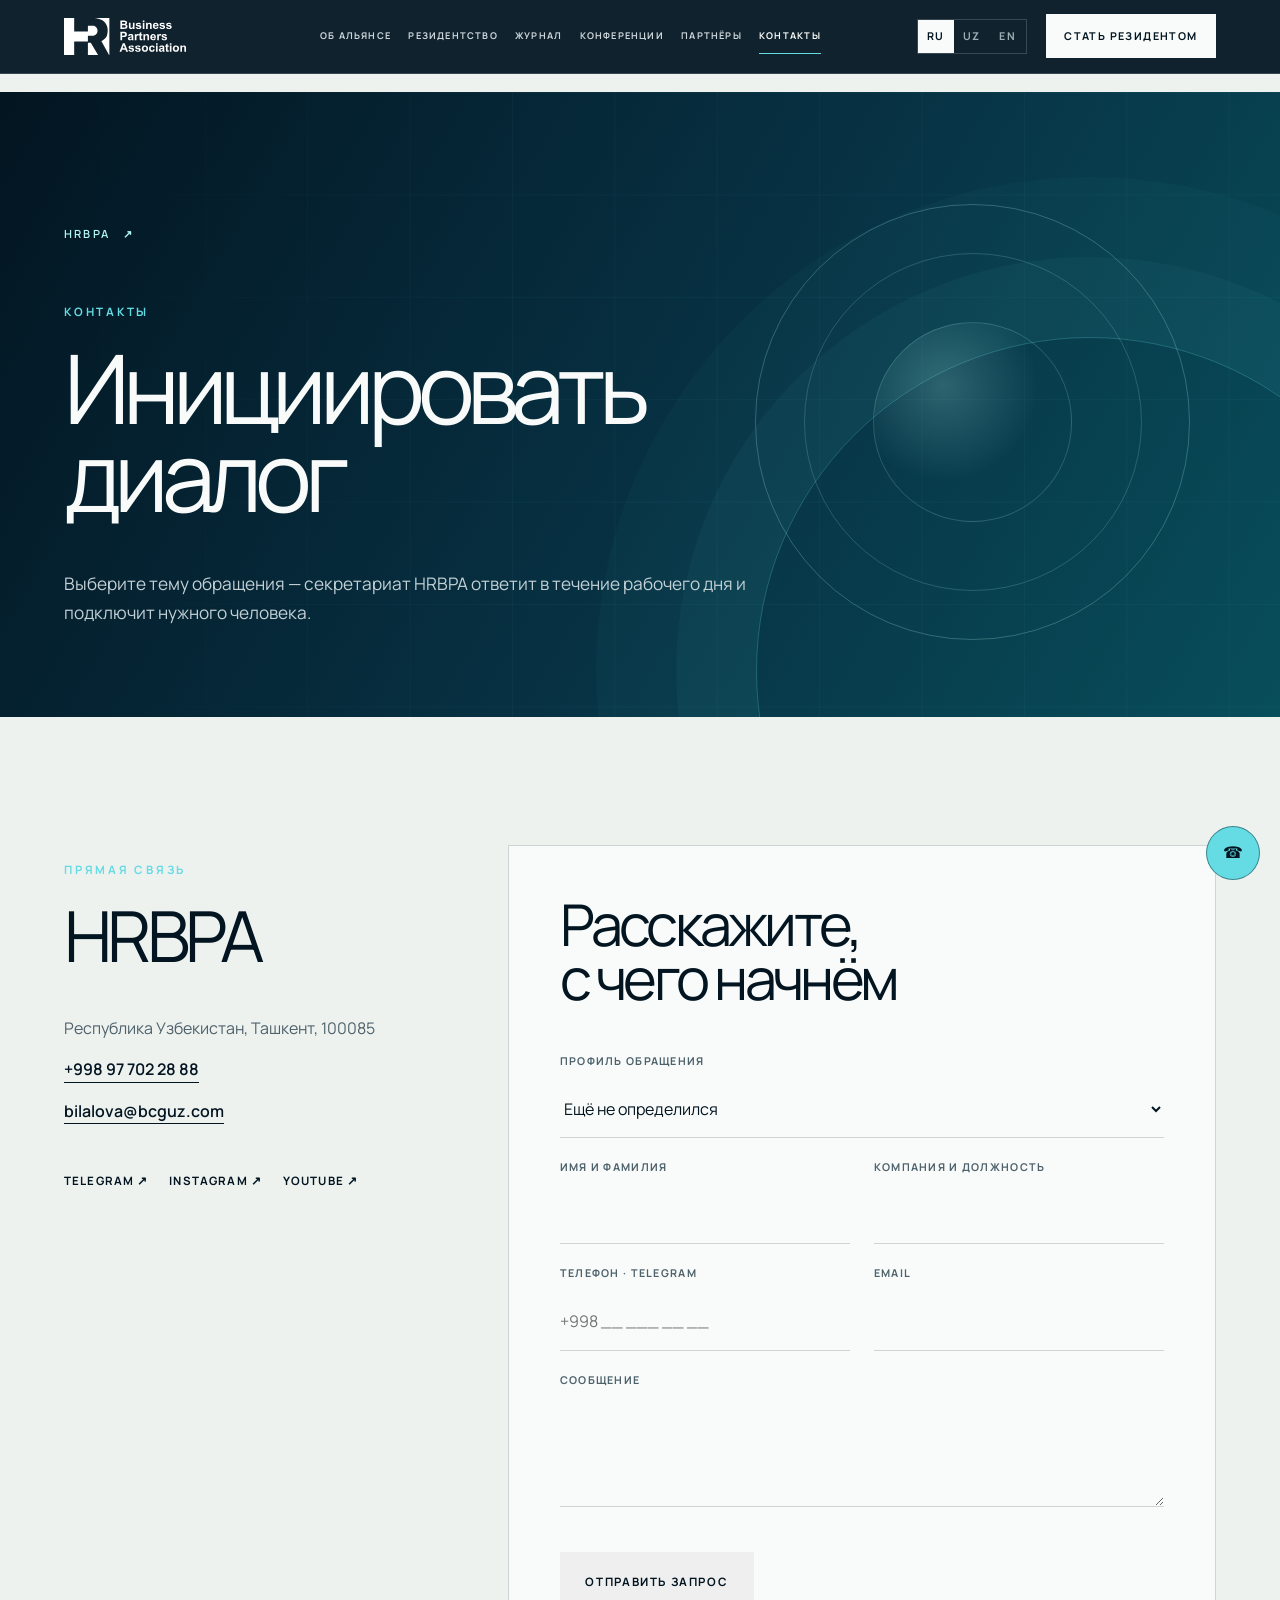
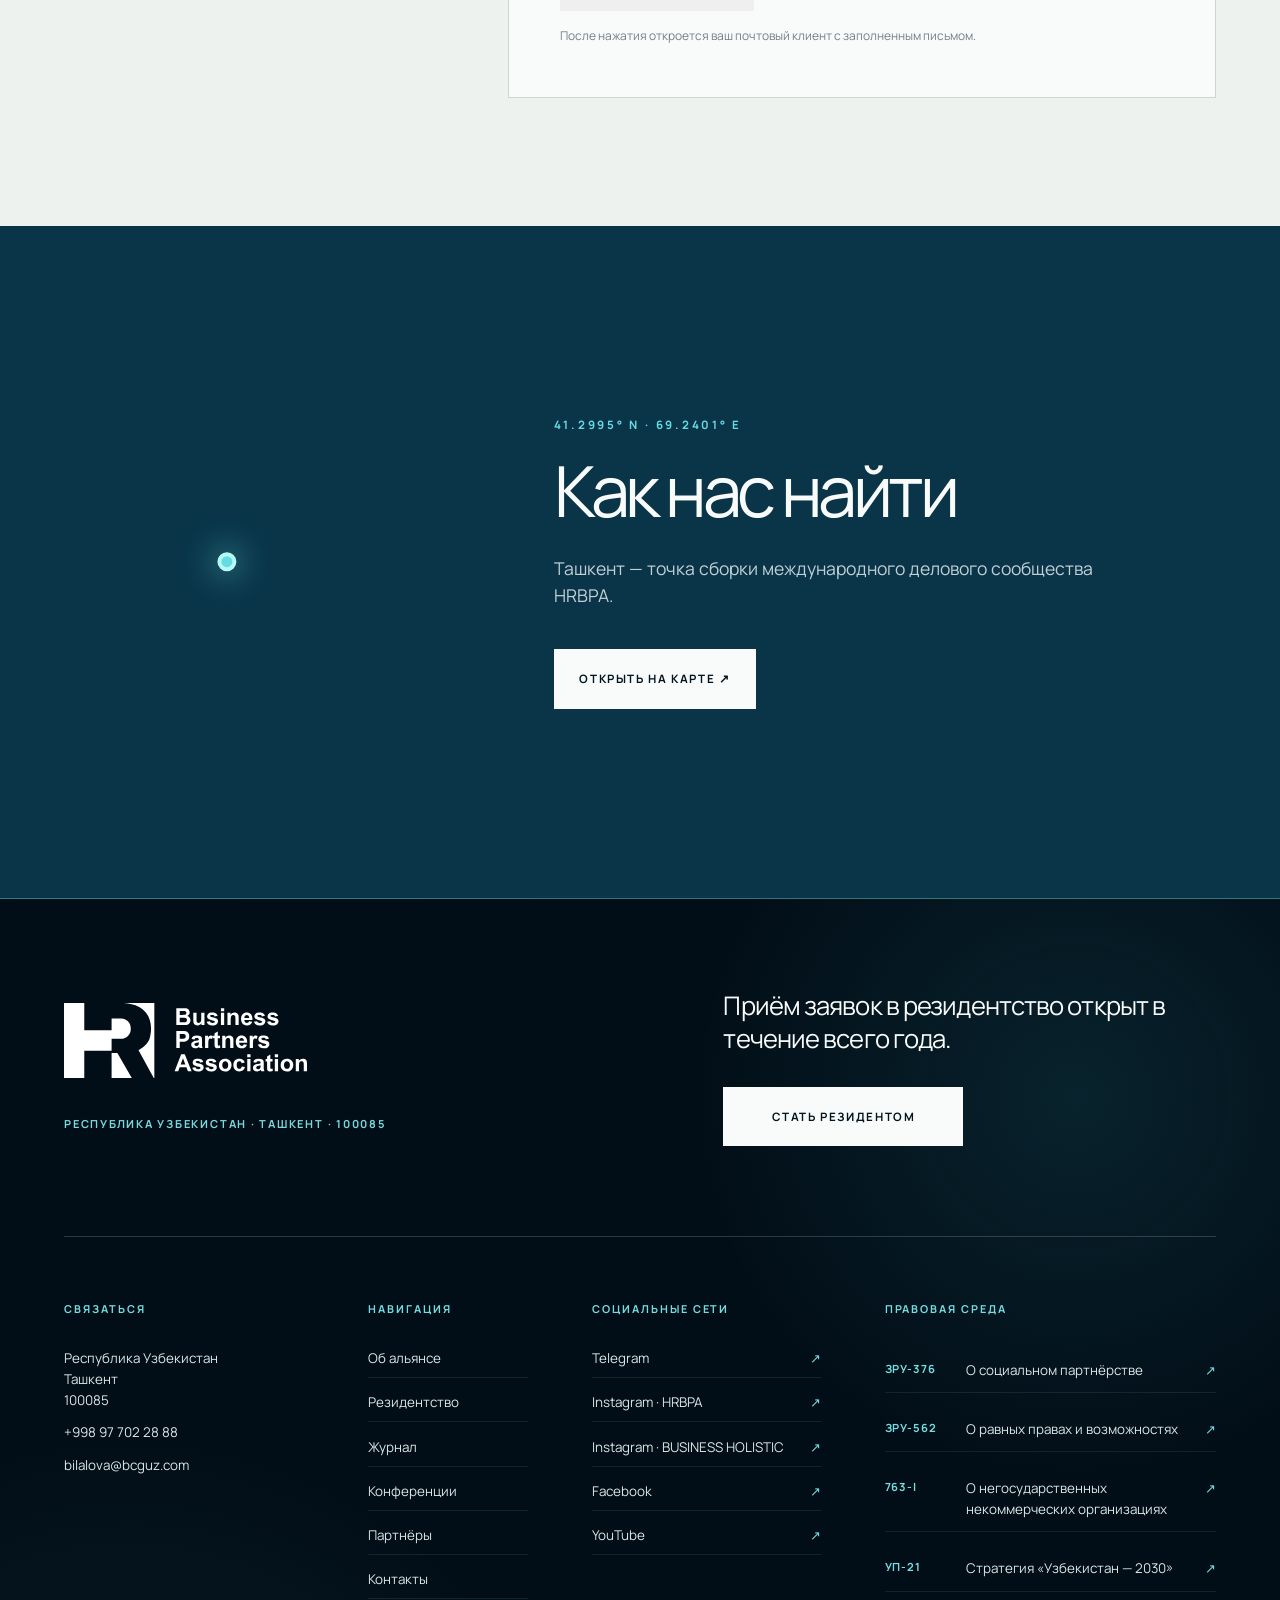
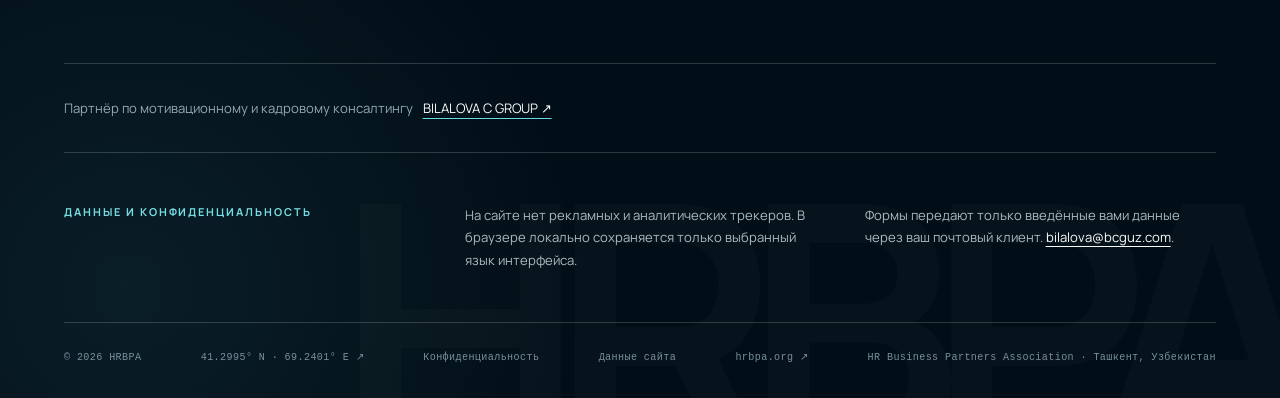
<file: contacts.html>
<!doctype html>
<html lang="ru"><head><meta charset="UTF-8" /><meta name="viewport" content="width=device-width, initial-scale=1.0" /><meta name="description" content="Контакты HRBPA — отправить запрос, предложить партнёрство или вступить в альянс." /><meta name="theme-color" content="#031521" /><title>Контакты — HRBPA</title><link rel="preconnect" href="https://fonts.googleapis.com" /><link rel="preconnect" href="https://fonts.gstatic.com" crossorigin /><link href="https://fonts.googleapis.com/css2?family=Manrope:wght@400;500;600;700&family=Unbounded:wght@400;500;600&display=swap" rel="stylesheet" /><link rel="stylesheet" href="styles.css" /><link rel="stylesheet" href="inner-pages.css" /></head>
  <body class="inner-body" data-page="contacts"><a class="skip-link" href="#main">К содержанию</a><div class="scroll-progress" aria-hidden="true"></div><header class="site-header is-scrolled" id="site-header"></header><main id="main"></main><footer class="site-footer" id="site-footer"></footer><a class="floating-call" href="tel:+998977022888" aria-label="Позвонить">☎</a><script src="inner-pages.js"></script></body></html>
</file>
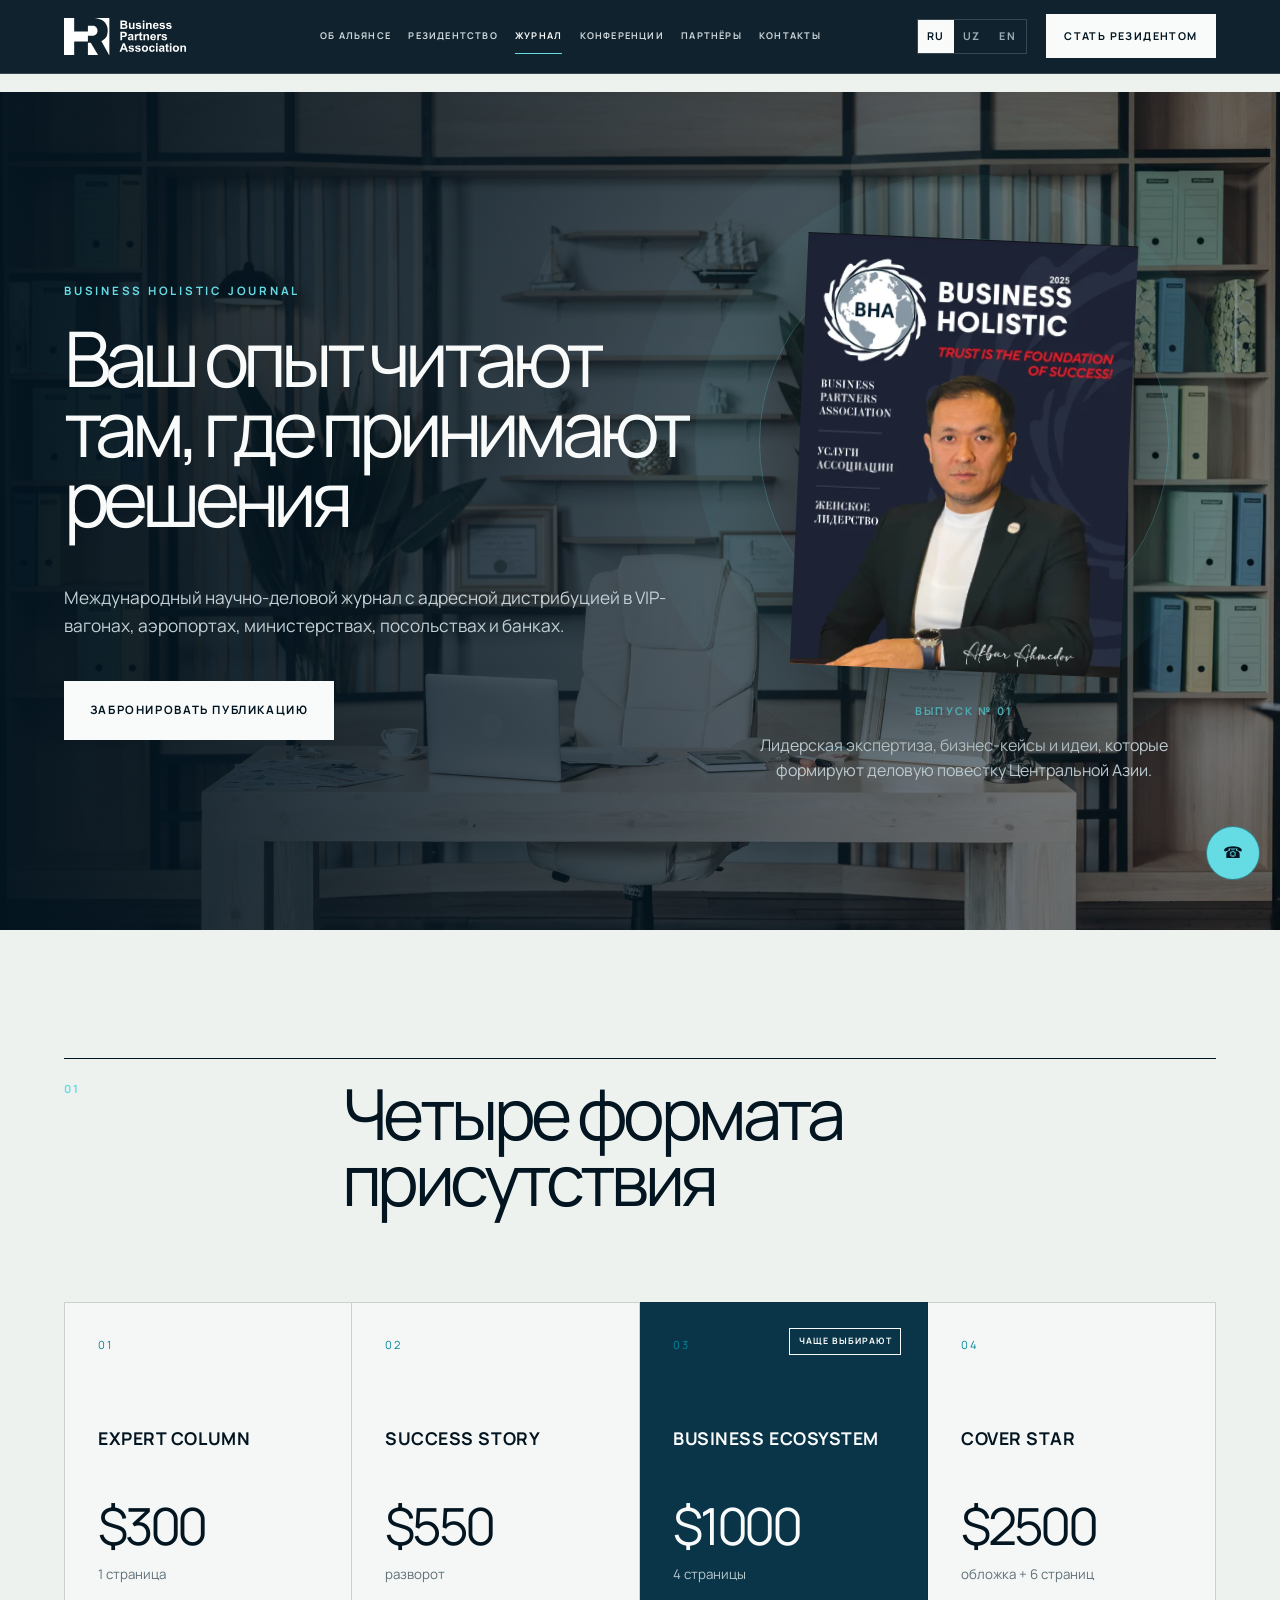
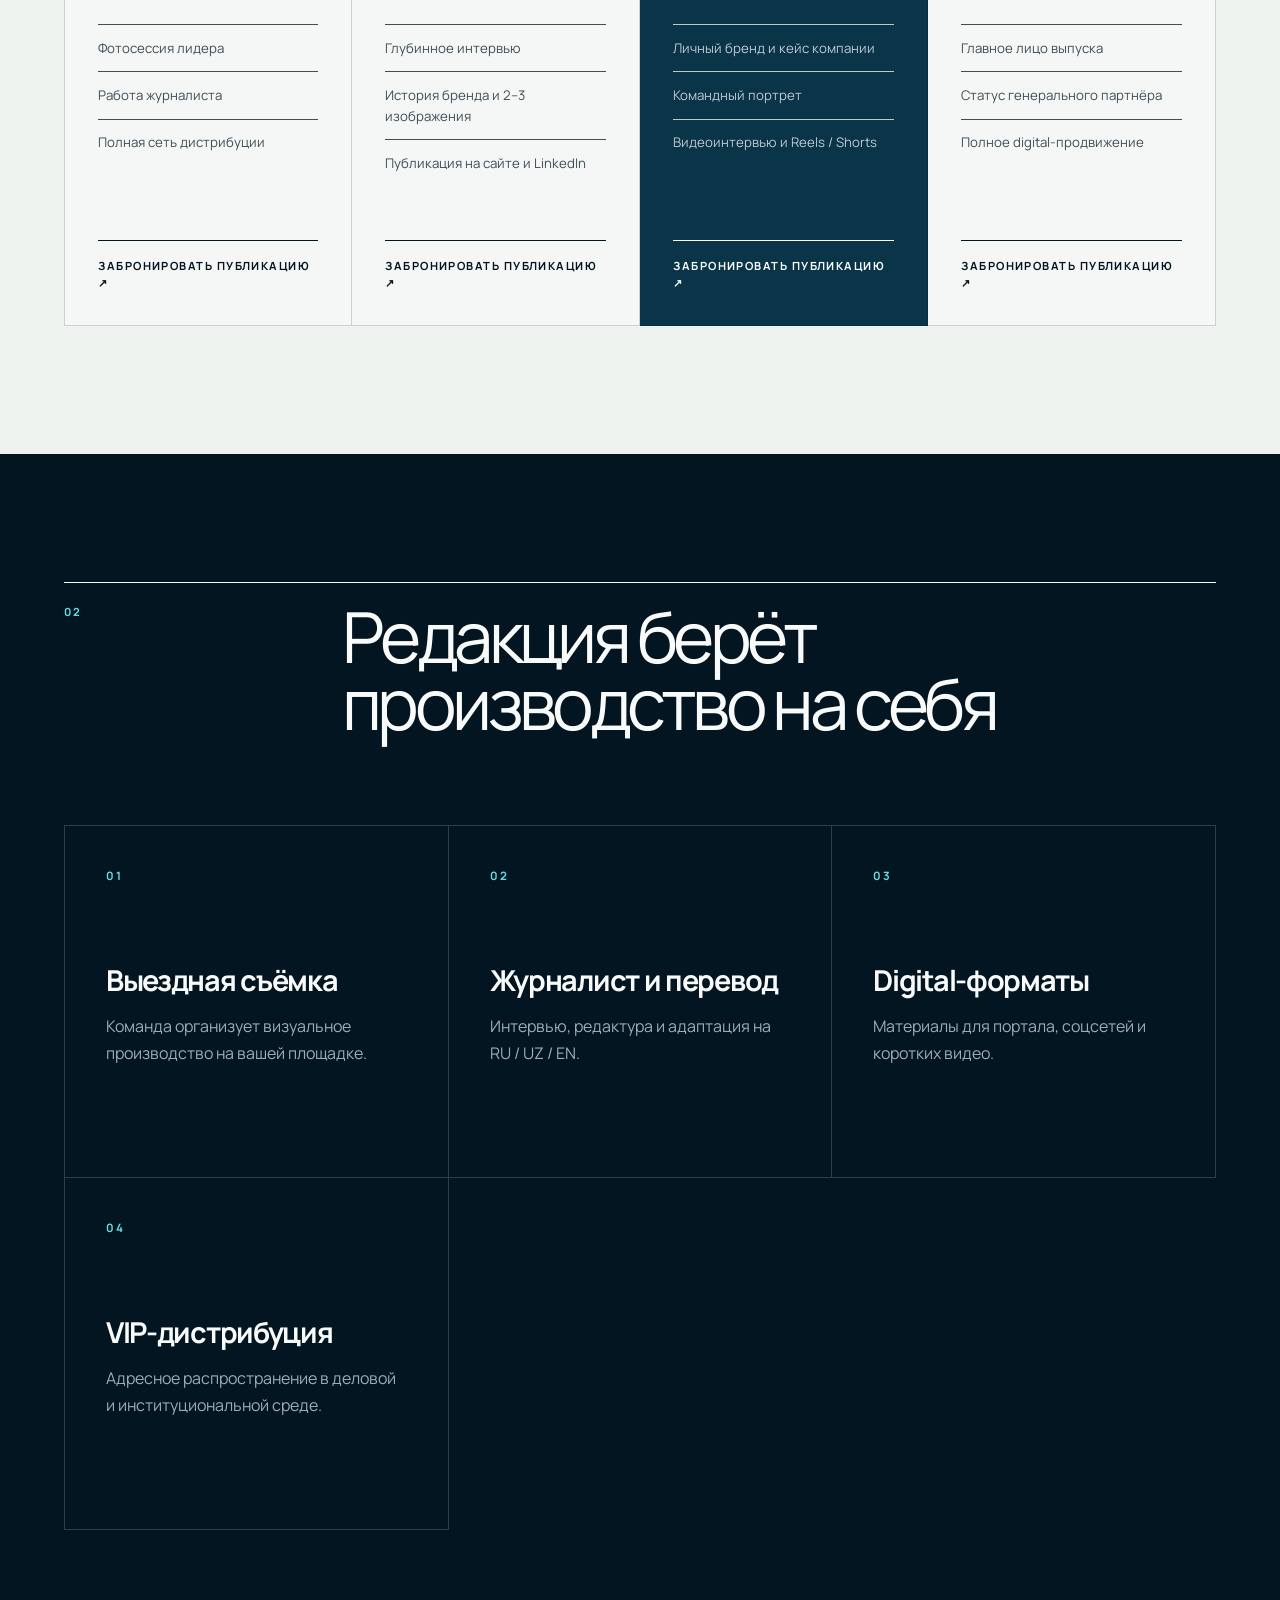
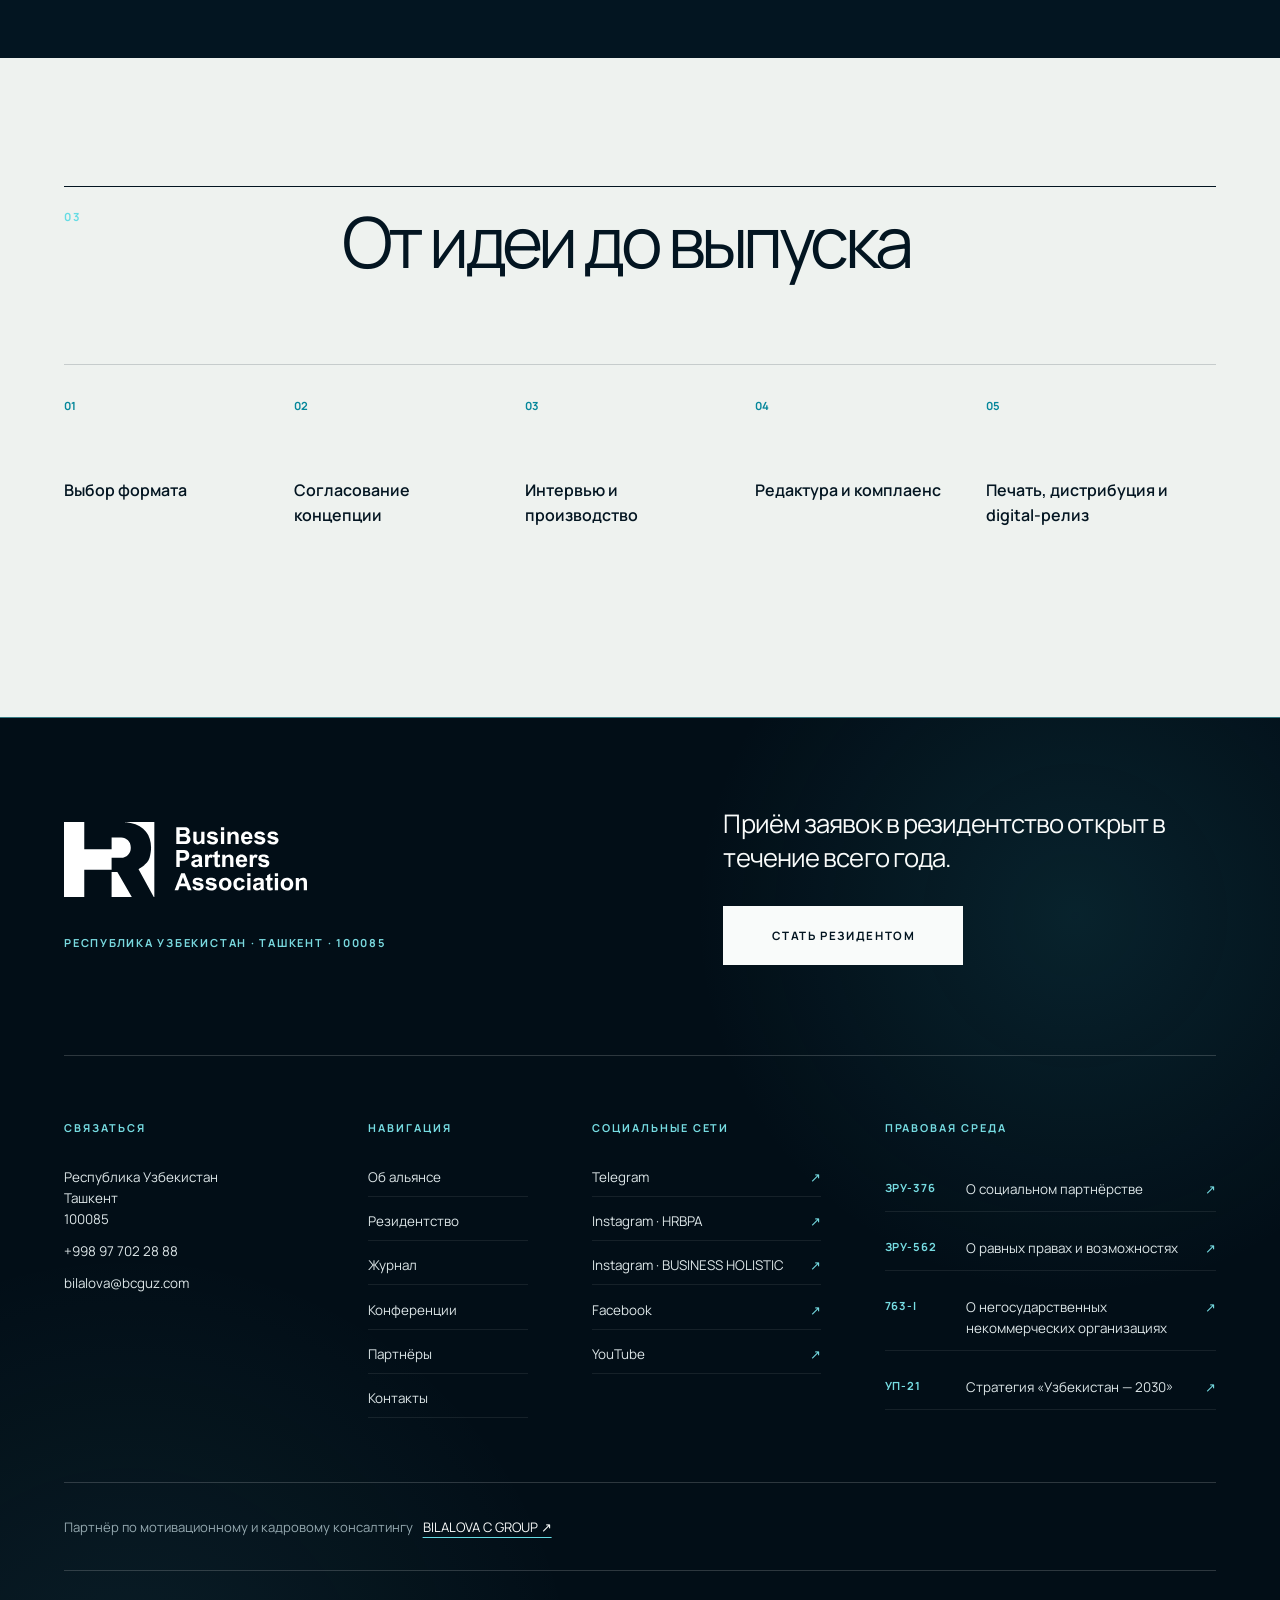
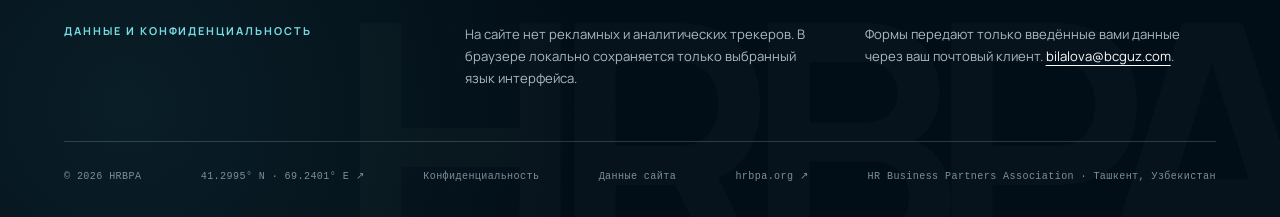
<file: journal.html>
<!doctype html>
<html lang="ru"><head><meta charset="UTF-8" /><meta name="viewport" content="width=device-width, initial-scale=1.0" /><meta name="description" content="BUSINESS HOLISTIC — международный научно-деловой журнал HRBPA." /><meta name="theme-color" content="#031521" /><title>BUSINESS HOLISTIC — HRBPA</title><link rel="preconnect" href="https://fonts.googleapis.com" /><link rel="preconnect" href="https://fonts.gstatic.com" crossorigin /><link href="https://fonts.googleapis.com/css2?family=Manrope:wght@400;500;600;700&family=Unbounded:wght@400;500;600&display=swap" rel="stylesheet" /><link rel="stylesheet" href="styles.css" /><link rel="stylesheet" href="inner-pages.css" /></head>
  <body class="inner-body" data-page="journal"><a class="skip-link" href="#main">К содержанию</a><div class="scroll-progress" aria-hidden="true"></div><header class="site-header is-scrolled" id="site-header"></header><main id="main"></main><footer class="site-footer" id="site-footer"></footer><a class="floating-call" href="tel:+998977022888" aria-label="Позвонить">☎</a><script src="inner-pages.js"></script></body></html>
</file>
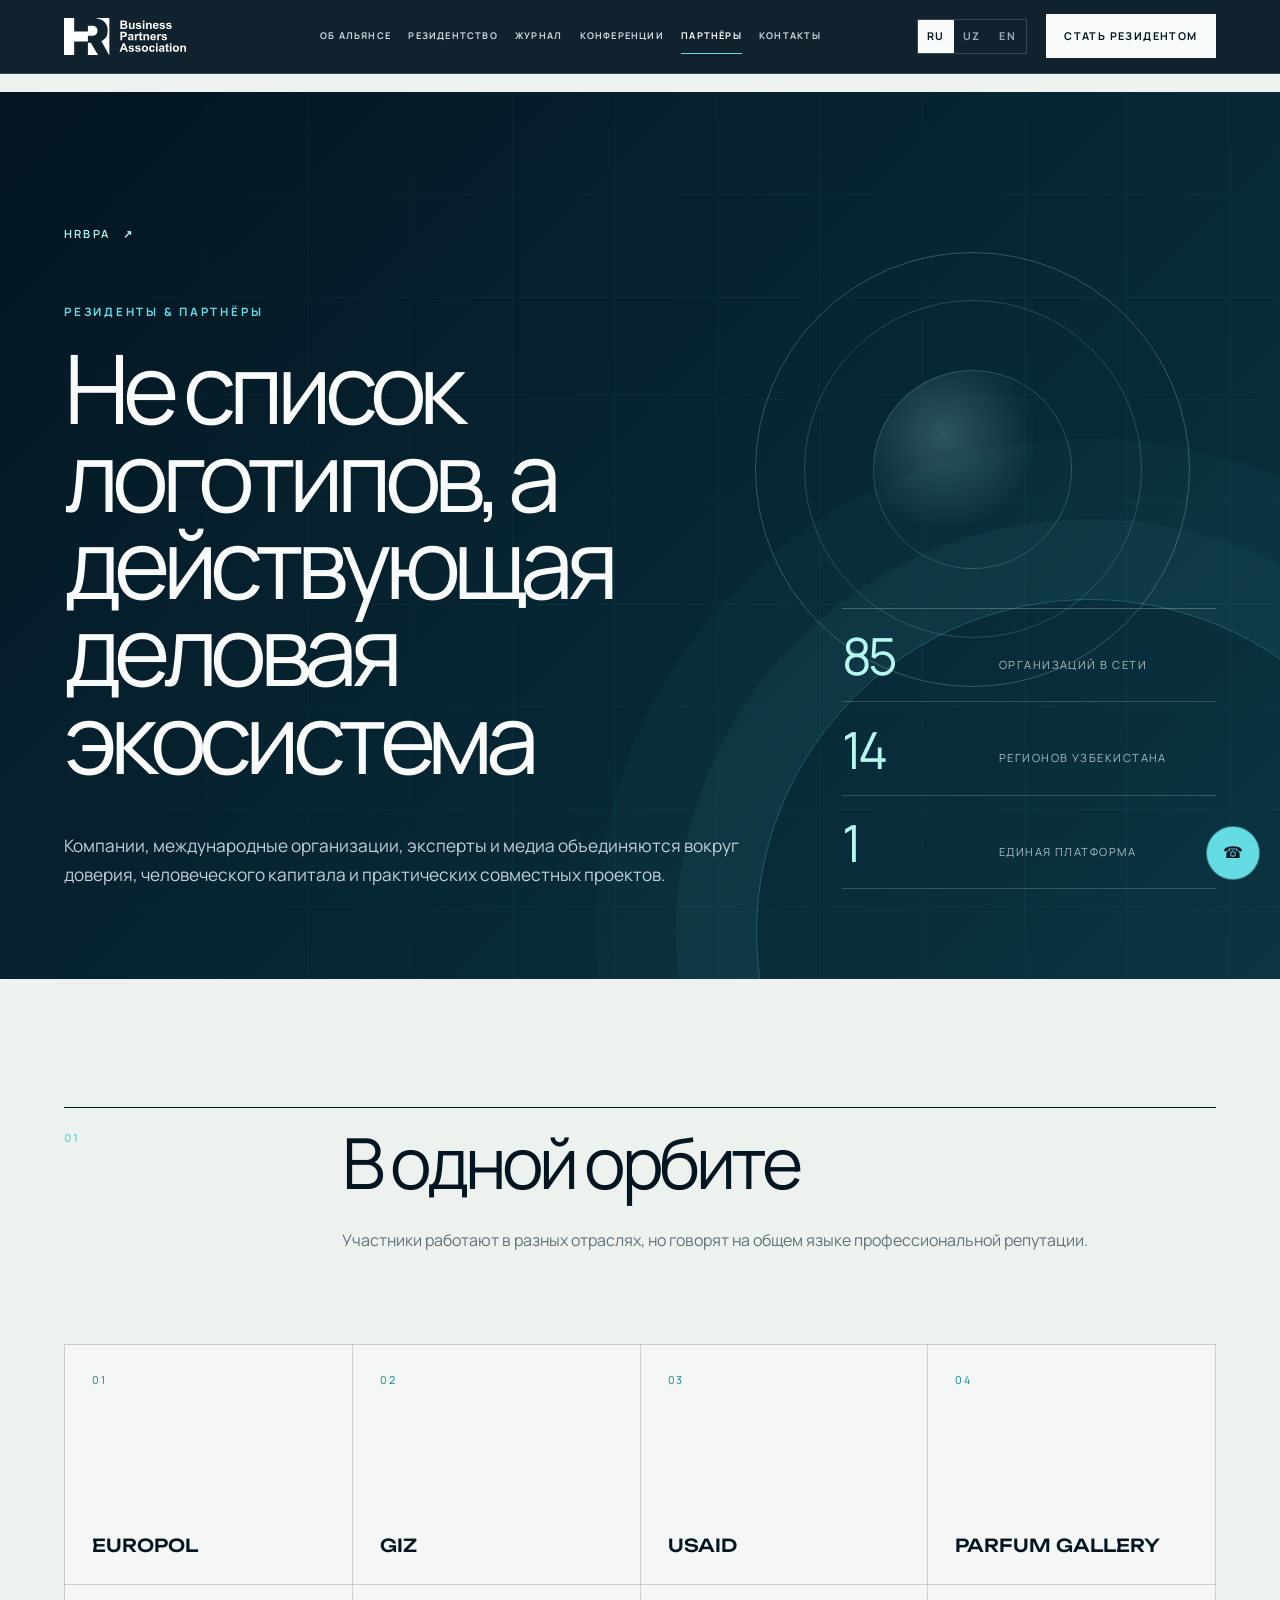
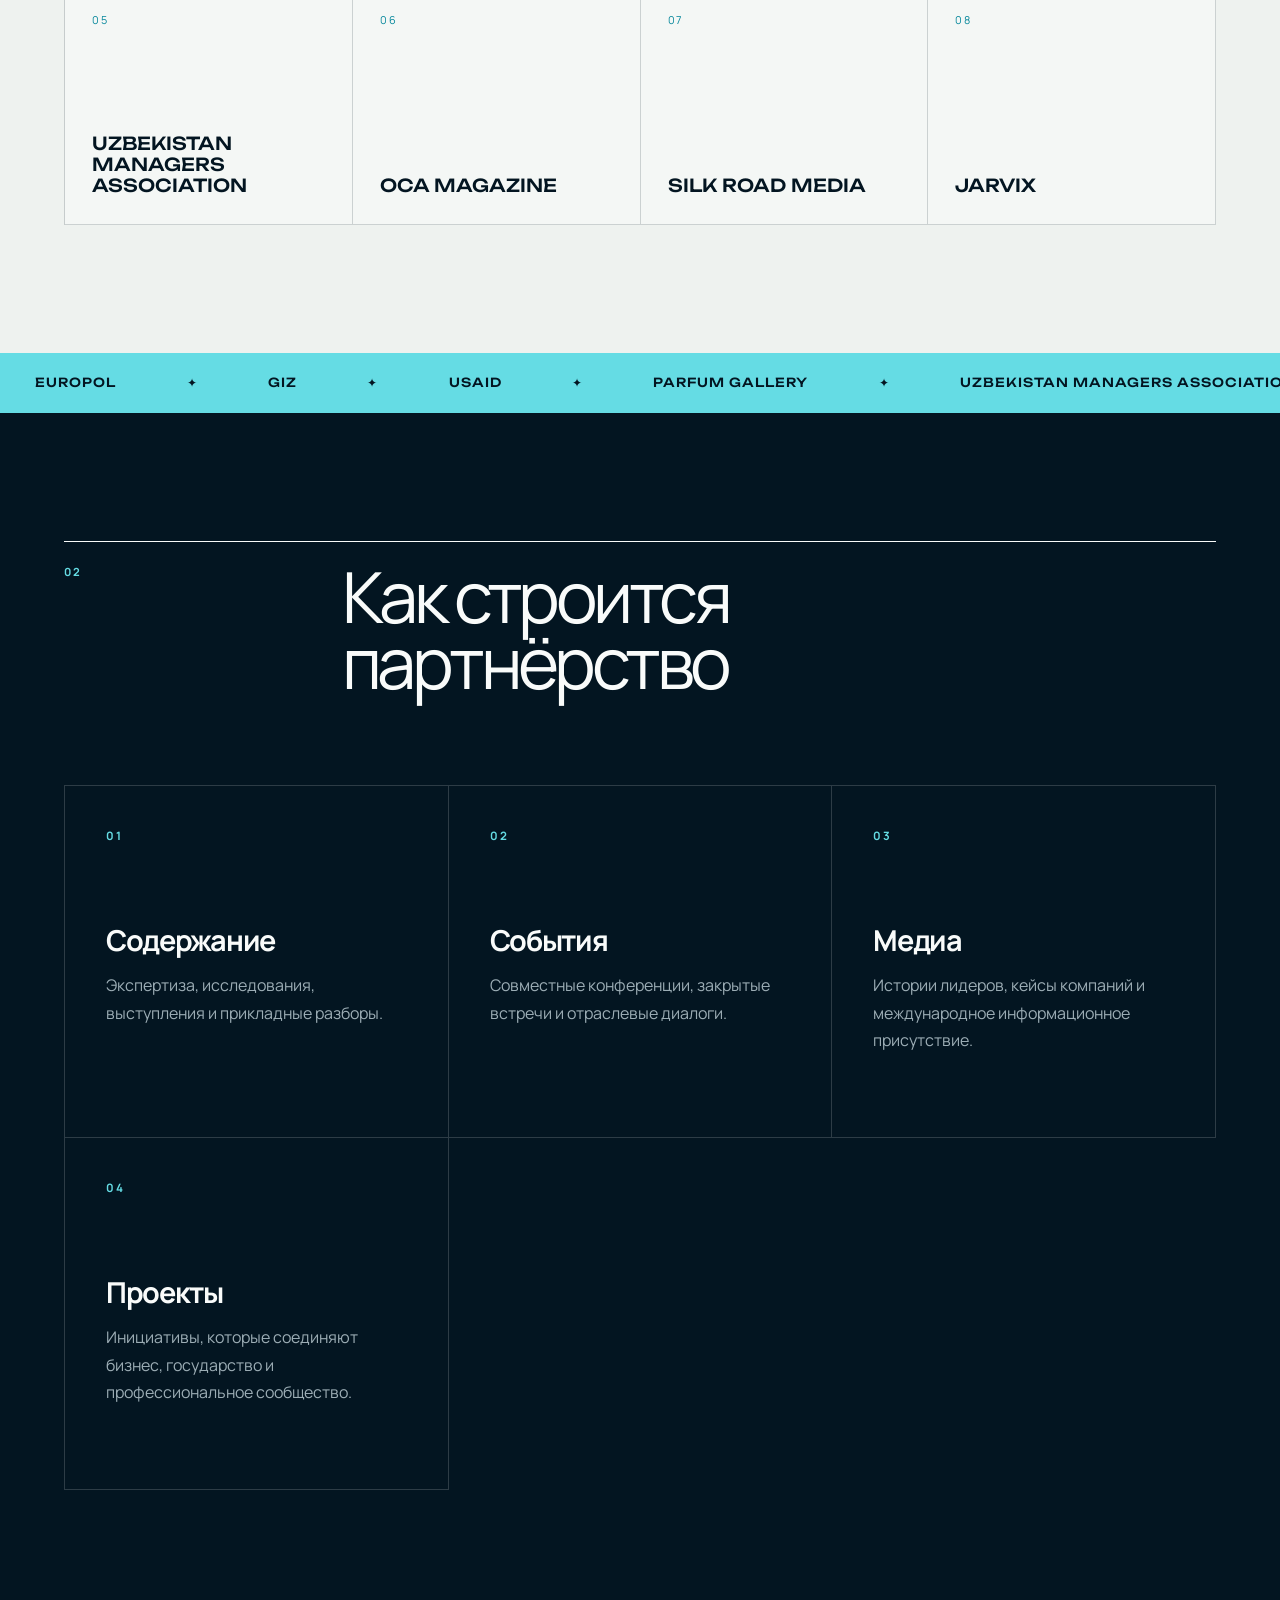
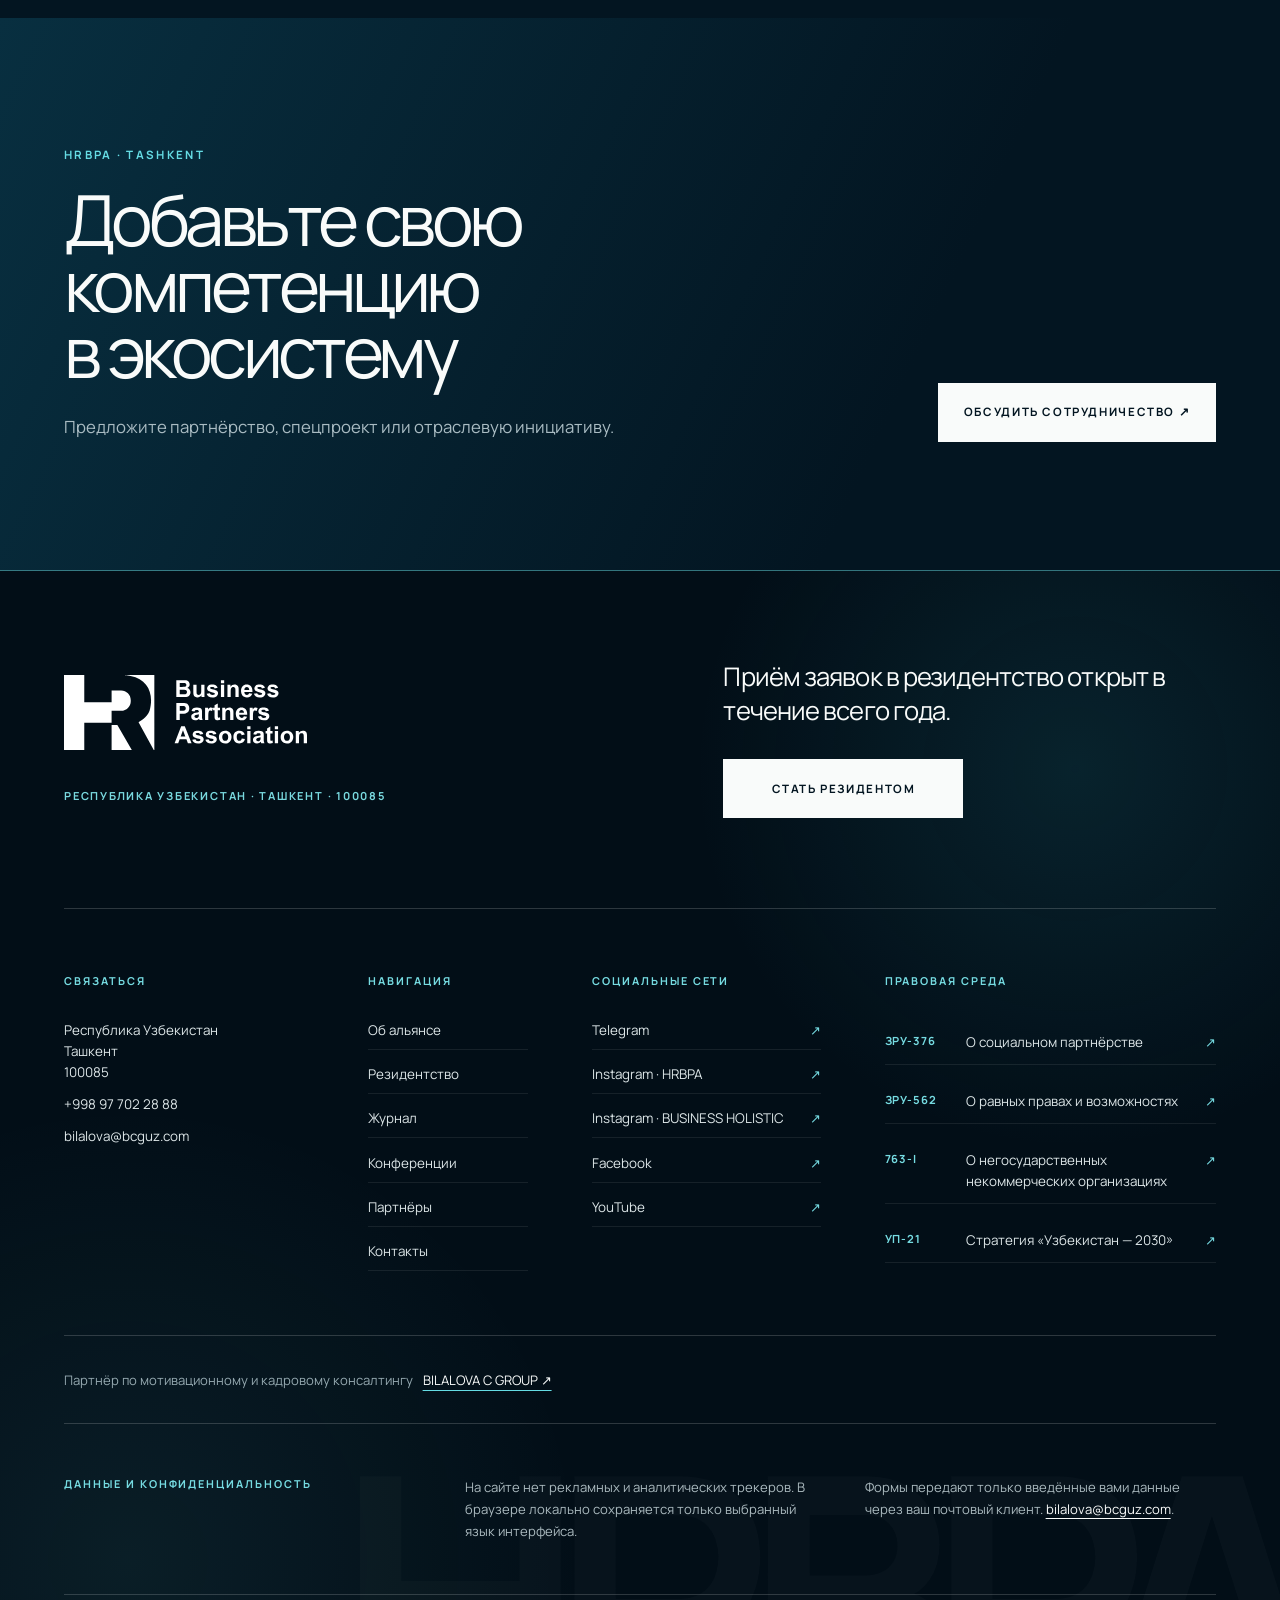
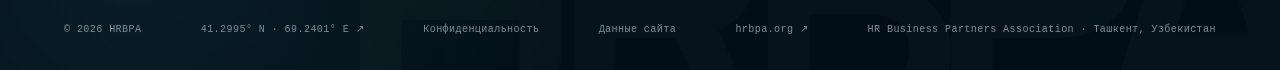
<file: partners.html>
<!doctype html>
<html lang="ru"><head><meta charset="UTF-8" /><meta name="viewport" content="width=device-width, initial-scale=1.0" /><meta name="description" content="Резиденты и партнёры HRBPA — единая деловая экосистема Узбекистана." /><meta name="theme-color" content="#031521" /><title>Партнёры — HRBPA</title><link rel="preconnect" href="https://fonts.googleapis.com" /><link rel="preconnect" href="https://fonts.gstatic.com" crossorigin /><link href="https://fonts.googleapis.com/css2?family=Manrope:wght@400;500;600;700&family=Unbounded:wght@400;500;600&display=swap" rel="stylesheet" /><link rel="stylesheet" href="styles.css" /><link rel="stylesheet" href="inner-pages.css" /></head>
  <body class="inner-body" data-page="partners"><a class="skip-link" href="#main">К содержанию</a><div class="scroll-progress" aria-hidden="true"></div><header class="site-header is-scrolled" id="site-header"></header><main id="main"></main><footer class="site-footer" id="site-footer"></footer><a class="floating-call" href="tel:+998977022888" aria-label="Позвонить">☎</a><script src="inner-pages.js"></script></body></html>
</file>
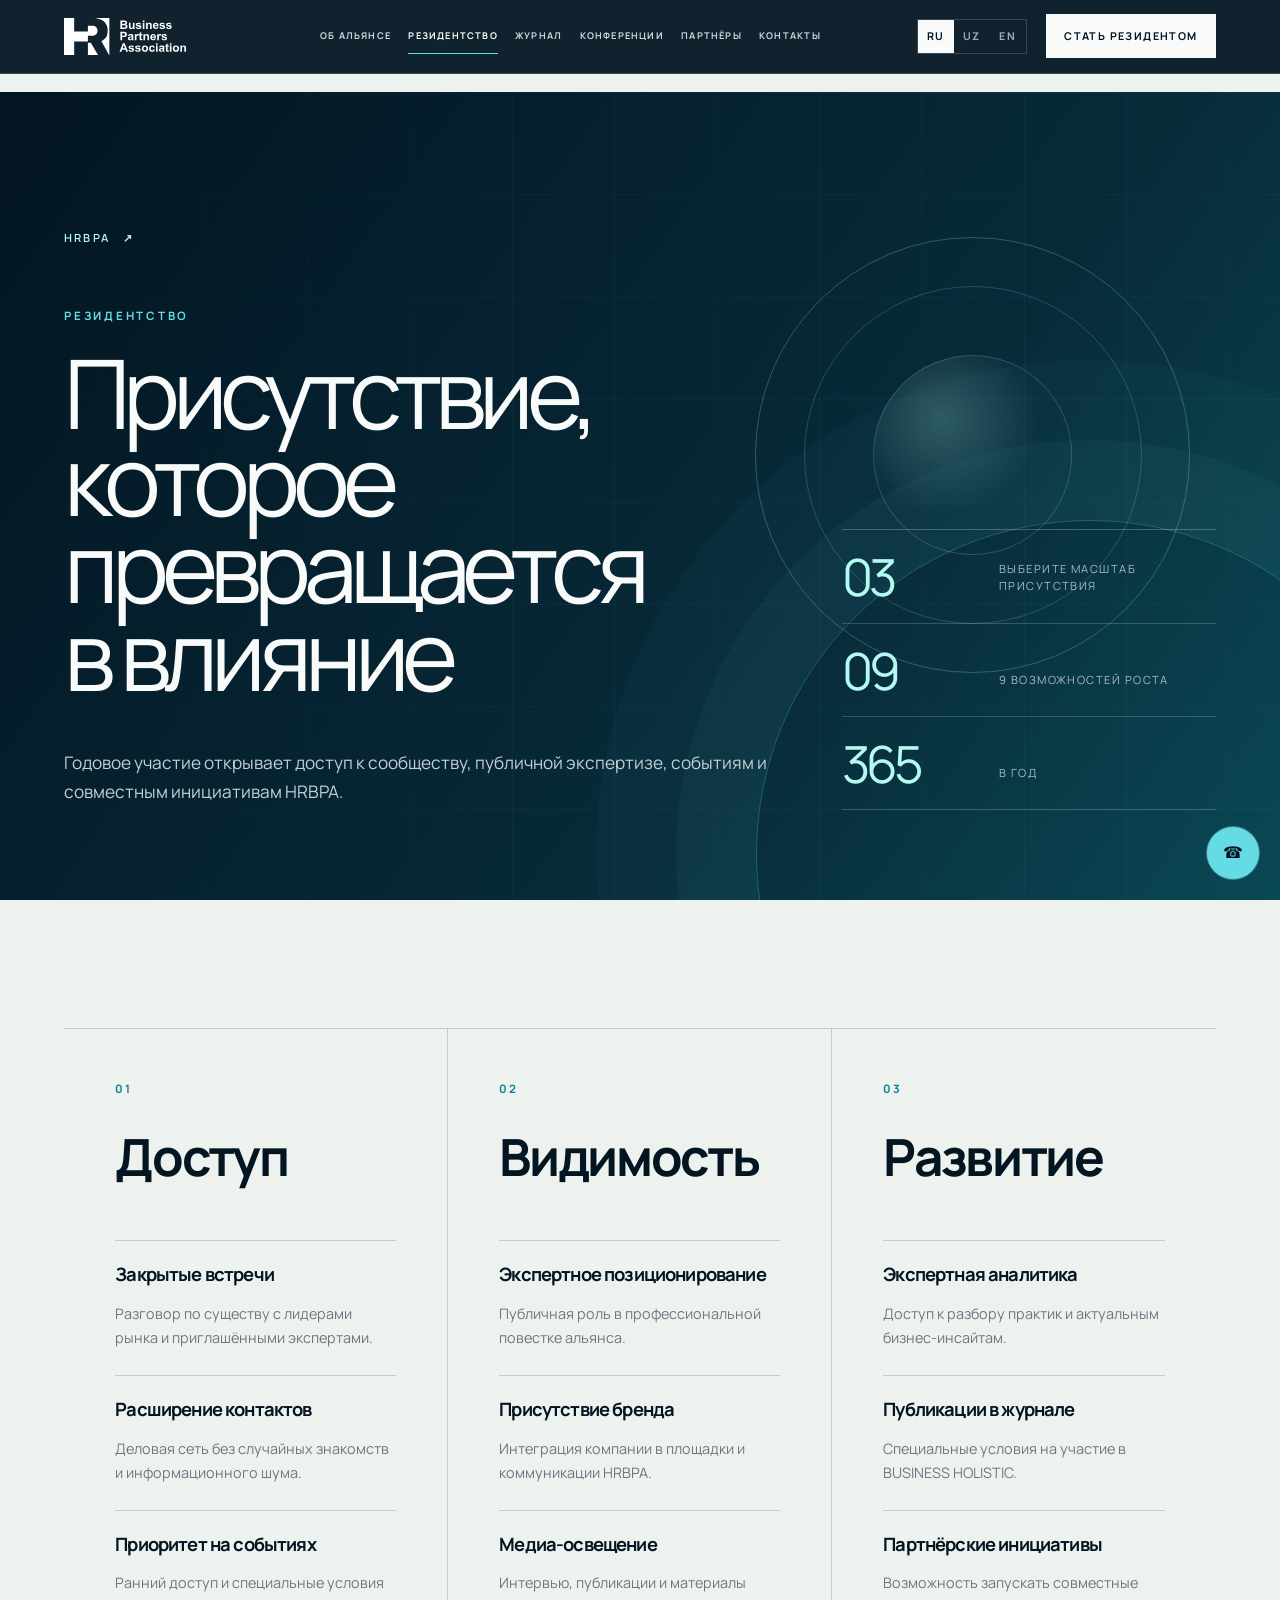
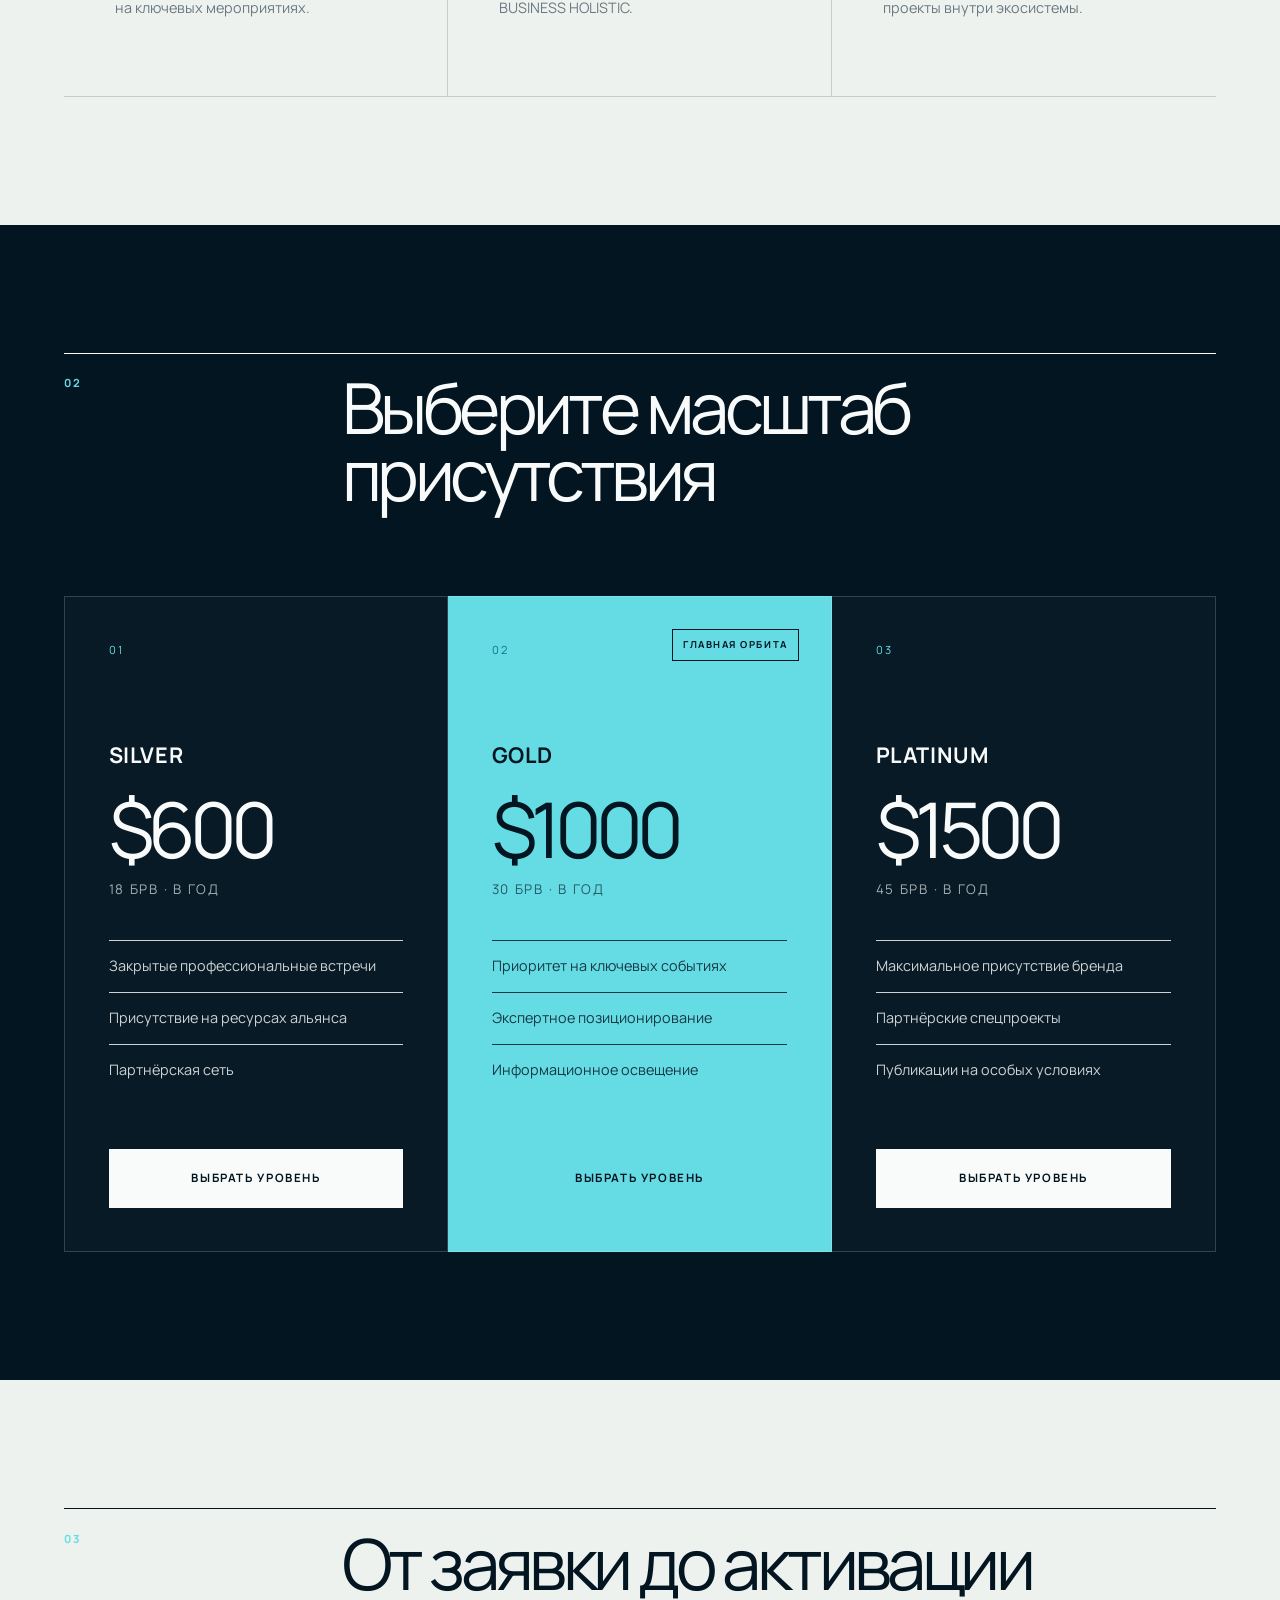
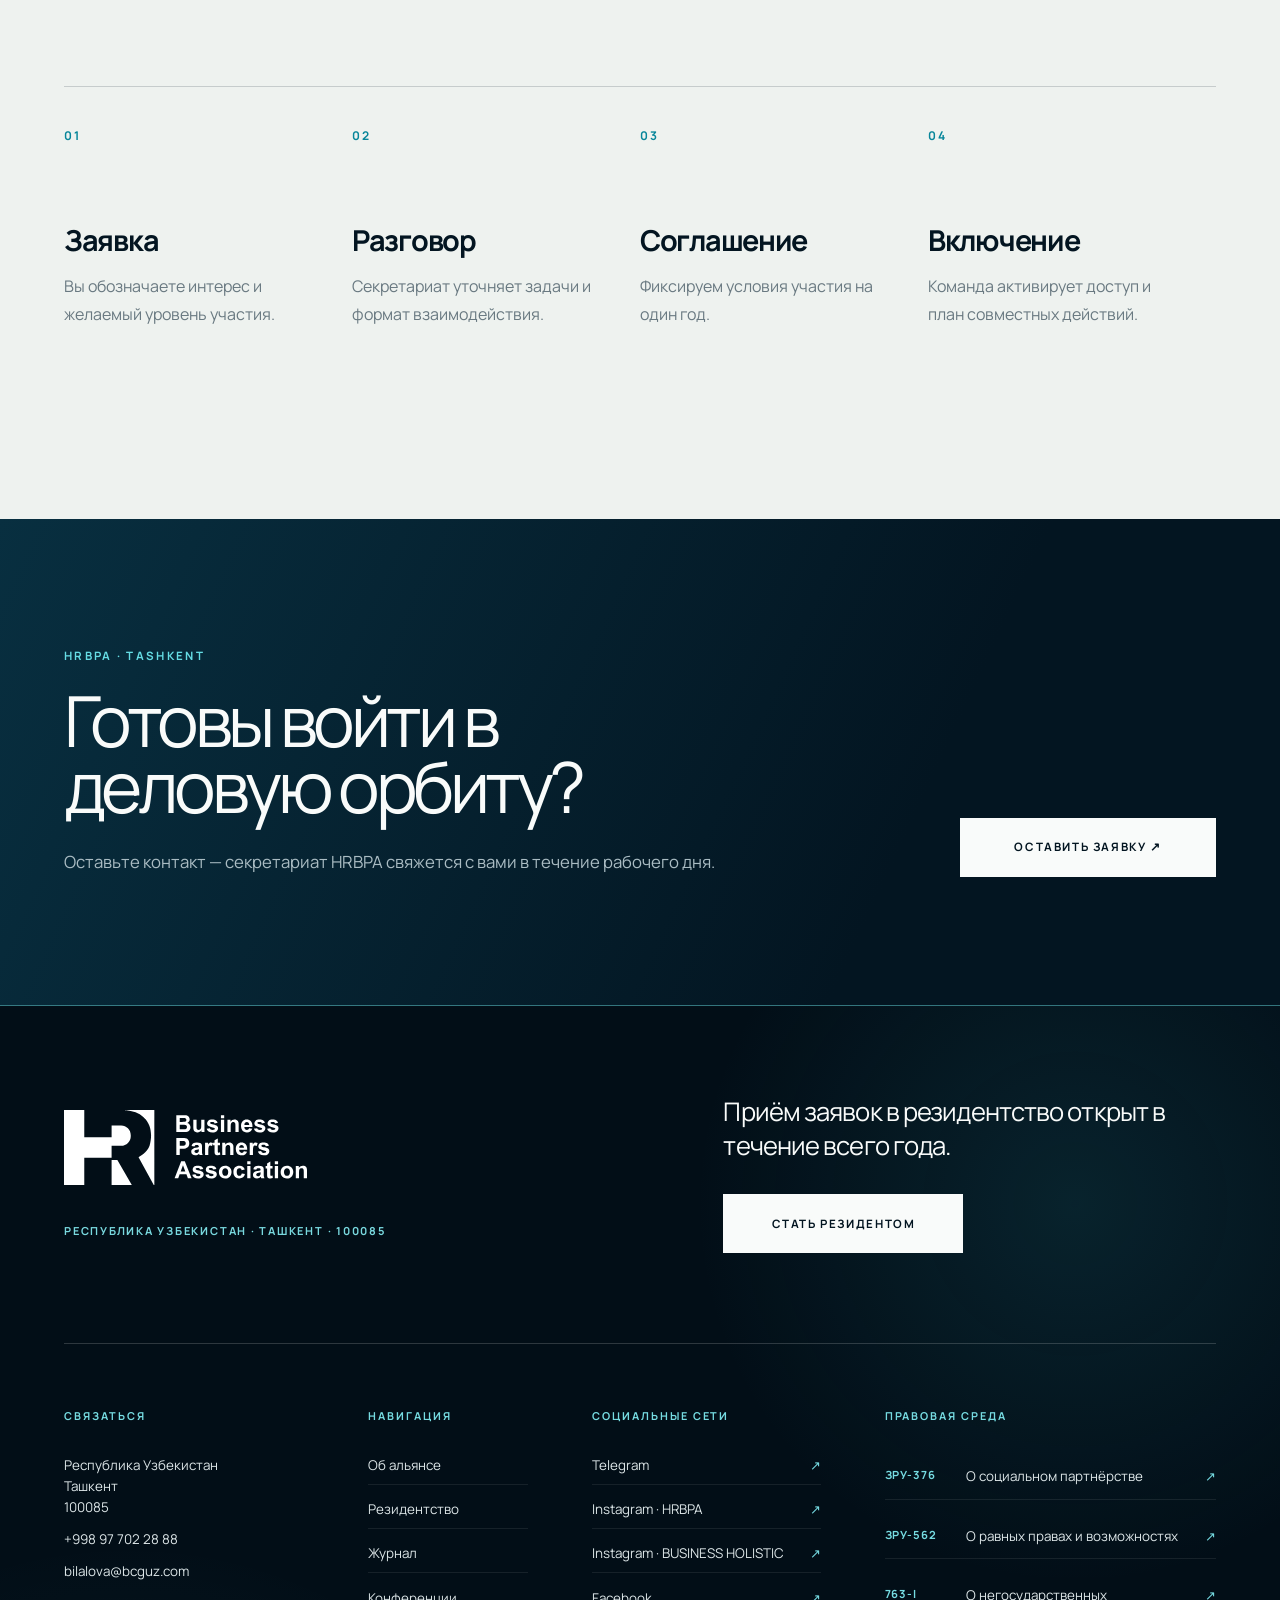
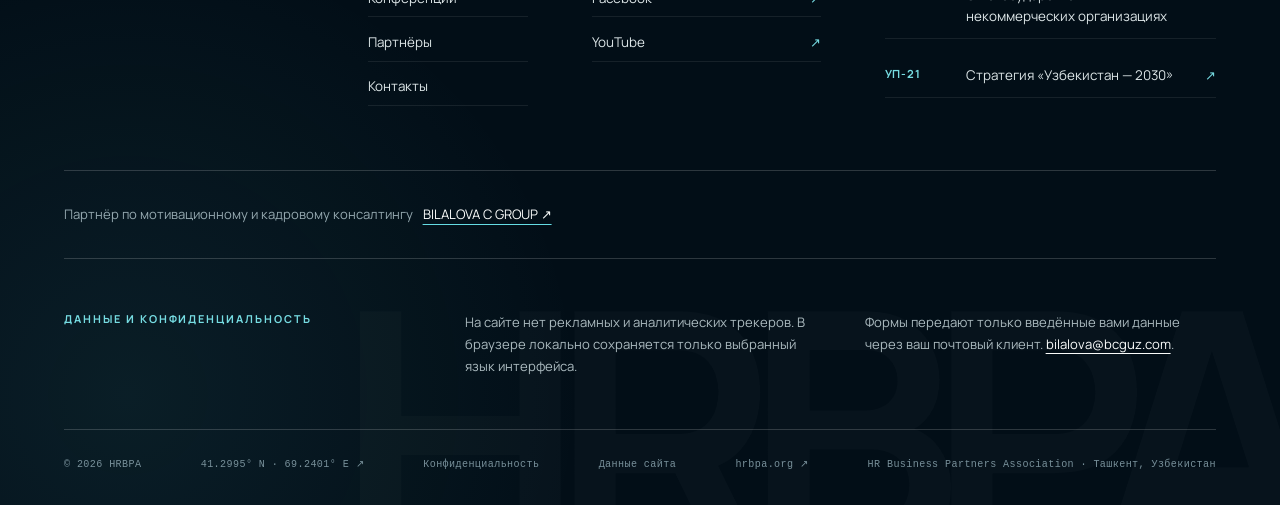
<file: residency.html>
<!doctype html>
<html lang="ru"><head><meta charset="UTF-8" /><meta name="viewport" content="width=device-width, initial-scale=1.0" /><meta name="description" content="Резидентство HRBPA — уровни участия, преимущества и процесс вступления." /><meta name="theme-color" content="#031521" /><title>Резидентство — HRBPA</title><link rel="preconnect" href="https://fonts.googleapis.com" /><link rel="preconnect" href="https://fonts.gstatic.com" crossorigin /><link href="https://fonts.googleapis.com/css2?family=Manrope:wght@400;500;600;700&family=Unbounded:wght@400;500;600&display=swap" rel="stylesheet" /><link rel="stylesheet" href="styles.css" /><link rel="stylesheet" href="inner-pages.css" /></head>
  <body class="inner-body" data-page="residency"><a class="skip-link" href="#main">К содержанию</a><div class="scroll-progress" aria-hidden="true"></div><header class="site-header is-scrolled" id="site-header"></header><main id="main"></main><footer class="site-footer" id="site-footer"></footer><a class="floating-call" href="tel:+998977022888" aria-label="Позвонить">☎</a><script src="inner-pages.js"></script></body></html>
</file>
<file: styles.css>
:root {
  --ink: #031521;
  --ink-2: #071e2c;
  --ink-3: #0b2a3a;
  --paper: #eef2ef;
  --white: #f9fbfa;
  --mist: #b9c5cb;
  --cyan: #65dce4;
  --cyan-2: #b4f9f2;
  --line-dark: rgba(255, 255, 255, 0.17);
  --line-light: rgba(3, 21, 33, 0.17);
  --pad: clamp(1.25rem, 5vw, 6.5rem);
  --radius: 0.25rem;
  --ease: cubic-bezier(0.2, 0.8, 0.2, 1);
}

* {
  box-sizing: border-box;
}

html {
  scroll-behavior: smooth;
  background: var(--ink);
}

body {
  margin: 0;
  min-width: 320px;
  overflow-x: hidden;
  color: var(--white);
  background: var(--ink);
  font-family: "Manrope", sans-serif;
  font-size: 16px;
  line-height: 1.55;
  text-rendering: optimizeLegibility;
}

body.menu-open {
  overflow: hidden;
}

button,
input,
select {
  font: inherit;
}

button,
a {
  -webkit-tap-highlight-color: transparent;
}

a {
  color: inherit;
  text-decoration: none;
}

button {
  color: inherit;
}

::selection {
  color: var(--ink);
  background: var(--cyan);
}

:focus-visible {
  outline: 2px solid var(--cyan);
  outline-offset: 5px;
}

.skip-link {
  position: fixed;
  z-index: 200;
  top: 1rem;
  left: 1rem;
  padding: 0.75rem 1rem;
  color: var(--ink);
  background: var(--white);
  transform: translateY(-150%);
  transition: transform 0.2s ease;
}

.skip-link:focus {
  transform: translateY(0);
}

.scroll-progress {
  position: fixed;
  z-index: 150;
  top: 0;
  left: 0;
  width: 100%;
  height: 2px;
  pointer-events: none;
  background: var(--cyan);
  transform: scaleX(0);
  transform-origin: 0 50%;
}

.site-header {
  position: fixed;
  z-index: 100;
  top: 0;
  right: 0;
  left: 0;
  display: grid;
  grid-template-columns: 180px 1fr auto;
  align-items: center;
  min-height: 5.75rem;
  padding: 0.8rem var(--pad);
  border-bottom: 1px solid transparent;
  transition: min-height 0.35s var(--ease), background 0.35s ease, border-color 0.35s ease;
}

.site-header.is-scrolled,
.site-header.menu-visible {
  min-height: 4.65rem;
  border-color: var(--line-dark);
  background: rgba(3, 21, 33, 0.86);
  backdrop-filter: blur(18px);
}

.brand {
  position: relative;
  z-index: 2;
  display: inline-flex;
  width: max-content;
}

.brand img {
  display: block;
  width: clamp(7rem, 9.5vw, 9rem);
  height: auto;
}

.main-nav {
  display: flex;
  justify-content: center;
  gap: clamp(1.1rem, 2.1vw, 2.5rem);
}

.main-nav a,
.header-cta,
.language-switcher button {
  font-size: 0.67rem;
  font-weight: 700;
  letter-spacing: 0.13em;
  text-transform: uppercase;
}

.main-nav a {
  position: relative;
  color: #ccd6da;
  transition: color 0.25s ease;
}

.main-nav a::after {
  position: absolute;
  right: 0;
  bottom: -0.65rem;
  left: 0;
  height: 1px;
  content: "";
  background: var(--cyan);
  transform: scaleX(0);
  transform-origin: 100% 50%;
  transition: transform 0.35s var(--ease);
}

.main-nav a:hover,
.main-nav a:focus-visible {
  color: var(--white);
}

.main-nav a:hover::after,
.main-nav a:focus-visible::after {
  transform: scaleX(1);
  transform-origin: 0 50%;
}

.header-actions {
  display: flex;
  align-items: center;
  gap: 1.2rem;
}

.language-switcher {
  display: flex;
  border: 1px solid var(--line-dark);
}

.language-switcher button {
  min-width: 2.25rem;
  padding: 0.52rem 0.4rem;
  border: 0;
  color: #9cacb4;
  background: transparent;
  cursor: pointer;
}

.language-switcher button.is-active {
  color: var(--ink);
  background: var(--white);
}

.header-cta {
  padding: 0.85rem 1.15rem;
  color: var(--ink);
  background: var(--white);
  transition: color 0.25s ease, background 0.25s ease;
}

.header-cta:hover {
  color: var(--ink);
  background: var(--cyan);
}

.menu-toggle {
  display: none;
}

.hero {
  position: relative;
  display: grid;
  grid-template-columns: minmax(0, 1fr) minmax(16rem, 0.55fr);
  align-content: center;
  height: max(46rem, 100svh);
  max-height: 64rem;
  padding: 9rem var(--pad) 8rem;
  overflow: hidden;
  isolation: isolate;
  background: radial-gradient(circle at 75% 35%, rgba(31, 105, 127, 0.21), transparent 28%),
    linear-gradient(125deg, #051d2c 0%, var(--ink) 45%, #020c14 100%);
}

#space-canvas,
#contact-canvas {
  position: absolute;
  inset: 0;
  z-index: -3;
  display: block;
}

.hero-grid {
  position: absolute;
  z-index: -2;
  inset: 0;
  opacity: 0.14;
  background-image: linear-gradient(rgba(112, 224, 230, 0.16) 1px, transparent 1px),
    linear-gradient(90deg, rgba(112, 224, 230, 0.16) 1px, transparent 1px);
  background-size: 8vw 8vw;
  mask-image: linear-gradient(to right, black, transparent 74%);
}

.hero-copy {
  position: relative;
  z-index: 3;
  max-width: 61rem;
}

.eyebrow,
.section-kicker {
  display: flex;
  align-items: center;
  gap: 0.8rem;
  margin: 0 0 2rem;
  color: var(--cyan);
  font-size: clamp(0.66rem, 0.8vw, 0.78rem);
  font-weight: 700;
  letter-spacing: 0.22em;
  text-transform: uppercase;
}

.eyebrow span {
  width: 2rem;
  height: 1px;
  background: currentColor;
}

.hero h1,
.section-head h2,
.conference-intro h2,
.journal-copy h2,
.matrix-copy h2,
.contact-copy h2 {
  margin: 0;
  font-family: "Unbounded", sans-serif;
  font-weight: 500;
  letter-spacing: -0.052em;
  line-height: 1.03;
}

.hero h1 {
  max-width: 68rem;
  font-size: clamp(3.2rem, 6.1vw, 7.3rem);
}

.hero-copy > p {
  max-width: 46rem;
  margin: 2rem 0 0;
  color: #b8c5cc;
  font-size: clamp(1.05rem, 1.5vw, 1.4rem);
}

.hero-actions {
  display: flex;
  flex-wrap: wrap;
  gap: 0.75rem;
  margin-top: 2.4rem;
}

.button {
  position: relative;
  display: inline-flex;
  align-items: center;
  justify-content: center;
  min-height: 3.7rem;
  padding: 0.95rem 1.55rem;
  overflow: hidden;
  border: 1px solid transparent;
  font-size: 0.72rem;
  font-weight: 700;
  letter-spacing: 0.14em;
  text-transform: uppercase;
  transition: color 0.3s ease, background 0.3s ease, border-color 0.3s ease, transform 0.18s ease;
}

.button--light {
  color: var(--ink);
  background: var(--white);
}

.button--light:hover {
  background: var(--cyan);
}

.button--ghost {
  border-color: var(--line-dark);
  color: var(--white);
  background: rgba(255, 255, 255, 0.02);
}

.button--ghost:hover {
  border-color: var(--cyan);
  color: var(--cyan);
}

.hero-stats {
  position: absolute;
  z-index: 4;
  right: var(--pad);
  bottom: 3.5rem;
  display: grid;
  grid-template-columns: repeat(3, minmax(7rem, 1fr));
  width: min(45rem, 50vw);
  border-top: 1px solid var(--line-dark);
}

.hero-stats > div {
  padding: 1rem 1.2rem 0;
  border-left: 1px solid var(--line-dark);
}

.hero-stats strong {
  display: block;
  color: var(--cyan-2);
  font-family: "Unbounded", sans-serif;
  font-size: clamp(1.6rem, 2.7vw, 3.1rem);
  font-weight: 400;
}

.hero-stats span {
  display: block;
  margin-top: 0.25rem;
  color: #96a7af;
  font-size: 0.72rem;
}

.scroll-cue {
  position: absolute;
  z-index: 3;
  bottom: 3.6rem;
  left: var(--pad);
  display: flex;
  align-items: center;
  gap: 0.8rem;
  color: #8fa1aa;
  font-size: 0.62rem;
  font-weight: 700;
  letter-spacing: 0.18em;
  text-transform: uppercase;
}

.scroll-cue i {
  position: relative;
  width: 3rem;
  height: 1px;
  overflow: hidden;
  background: var(--line-dark);
}

.scroll-cue i::after {
  position: absolute;
  inset: 0;
  content: "";
  background: var(--cyan);
  animation: scan 2s var(--ease) infinite;
}

.hero-orbit {
  position: absolute;
  z-index: 0;
  top: 43%;
  right: -10vw;
  width: min(58vw, 58rem);
  aspect-ratio: 1;
  transform: translateY(-50%);
}

.globe {
  position: absolute;
  z-index: 2;
  inset: 19%;
  overflow: hidden;
  border: 1px solid rgba(113, 232, 239, 0.38);
  border-radius: 50%;
  background: radial-gradient(circle at 33% 30%, rgba(106, 231, 238, 0.24), transparent 9%),
    repeating-radial-gradient(ellipse at 50% 50%, transparent 0 8%, rgba(104, 220, 226, 0.07) 8.2% 8.5%),
    radial-gradient(circle at 40% 34%, #0f526b 0, #0a3247 24%, #041a2a 62%, #020c14 100%);
  box-shadow: inset -3rem -2rem 5rem #00070d, 0 0 4rem rgba(82, 208, 218, 0.18);
  animation: globeFloat 8s ease-in-out infinite;
}

.globe::before,
.globe::after {
  position: absolute;
  content: "";
  border-radius: 50%;
}

.globe::before {
  inset: 4% -25%;
  border: 1px solid rgba(130, 238, 241, 0.16);
  transform: rotate(22deg);
}

.globe::after {
  inset: -25% 14%;
  border: 1px solid rgba(130, 238, 241, 0.13);
}

.globe-glow {
  position: absolute;
  inset: -2%;
  border-radius: 50%;
  box-shadow: inset 1.1rem 0 1.5rem rgba(139, 245, 241, 0.24);
}

.orbit {
  position: absolute;
  z-index: 1;
  inset: 4%;
  border: 1px solid rgba(103, 219, 227, 0.21);
  border-radius: 50%;
  transform: rotateX(67deg) rotateZ(-14deg);
}

.orbit i {
  position: absolute;
  top: 50%;
  left: -0.25rem;
  width: 0.45rem;
  height: 0.45rem;
  border-radius: 50%;
  background: var(--white);
  box-shadow: 0 0 1rem var(--cyan);
}

.orbit--one {
  animation: orbitSpin 12s linear infinite;
}

.orbit--two {
  inset: 11%;
  transform: rotateX(72deg) rotateZ(40deg);
  animation: orbitSpin 18s linear reverse infinite;
}

.orbit--three {
  inset: -5%;
  transform: rotateX(76deg) rotateZ(-52deg);
  animation: orbitSpin 26s linear infinite;
}

.signal-strip {
  position: relative;
  z-index: 6;
  overflow: hidden;
  border-top: 1px solid var(--line-dark);
  border-bottom: 1px solid var(--line-dark);
  color: var(--cyan-2);
  background: var(--ink);
}

.signal-strip div {
  width: max-content;
  padding: 0.8rem 0;
  font-family: "Unbounded", sans-serif;
  font-size: 0.72rem;
  letter-spacing: 0.16em;
  white-space: nowrap;
  animation: marquee 30s linear infinite;
}

.section-dark,
.section-light {
  position: relative;
  padding: clamp(6rem, 11vw, 10rem) var(--pad);
}

.section-dark {
  color: var(--white);
  background: var(--ink);
}

.section-light {
  color: var(--ink);
  background: var(--paper);
}

.section-head {
  display: grid;
  grid-template-columns: minmax(3rem, 0.35fr) minmax(20rem, 1.5fr) minmax(15rem, 0.72fr);
  gap: clamp(1.2rem, 4vw, 5rem);
  align-items: end;
  padding-bottom: clamp(3rem, 6vw, 5.5rem);
  border-bottom: 1px solid currentColor;
  border-color: inherit;
}

.section-dark .section-head {
  border-color: var(--line-dark);
}

.section-light .section-head {
  border-color: var(--line-light);
}

.section-index {
  align-self: start;
  font-family: "Unbounded", sans-serif;
  font-size: clamp(0.9rem, 1.4vw, 1.2rem);
}

.section-head .section-kicker,
.journal-copy .section-kicker,
.matrix-copy .section-kicker,
.contact-copy .section-kicker {
  margin-bottom: 1.4rem;
}

.section-head h2,
.conference-intro h2,
.journal-copy h2,
.matrix-copy h2,
.contact-copy h2 {
  font-size: clamp(2.3rem, 4.8vw, 5.6rem);
}

.section-head > p {
  max-width: 28rem;
  margin: 0;
  color: #9dafb7;
  font-size: 0.98rem;
}

.section-light .section-head > p {
  color: #586873;
}

.principles {
  display: grid;
  grid-template-columns: repeat(4, 1fr);
  margin-top: 3.2rem;
}

.principles article {
  min-height: 18rem;
  padding: 1.5rem clamp(1rem, 2vw, 2rem);
  border-left: 1px solid var(--line-dark);
  transition: color 0.4s ease, background 0.4s ease, transform 0.4s var(--ease);
}

.principles article:last-child {
  border-right: 1px solid var(--line-dark);
}

.principles article:hover {
  color: var(--ink);
  background: var(--cyan);
  transform: translateY(-0.75rem);
}

.principles article > span {
  color: var(--cyan);
  font-family: "Unbounded", sans-serif;
  font-size: 0.7rem;
}

.principles article:hover > span,
.principles article:hover p {
  color: var(--ink);
}

.principles h3 {
  margin: 6rem 0 0.8rem;
  font-family: "Unbounded", sans-serif;
  font-size: clamp(1.25rem, 1.6vw, 1.7rem);
  font-weight: 500;
}

.principles p {
  margin: 0;
  color: #90a2aa;
  font-size: 0.85rem;
  transition: color 0.4s ease;
}

.speakers {
  overflow: hidden;
}

.speaker-track {
  display: grid;
  grid-template-columns: repeat(4, minmax(0, 1fr));
  gap: 1rem;
  margin: 3.2rem 0 0;
}

.speaker-card {
  position: relative;
  aspect-ratio: 1;
  overflow: hidden;
  color: var(--white);
  background: #0a2837;
}

.speaker-card::after {
  position: absolute;
  inset: 0;
  content: "";
  background: linear-gradient(to top, rgba(2, 12, 20, 0.94) 3%, rgba(2, 12, 20, 0.15) 65%, transparent);
}

.speaker-card img {
  width: 100%;
  height: 100%;
  object-fit: contain;
  object-position: center;
  filter: none;
  transform: scale(1);
  transition: filter 0.5s ease, transform 0.8s var(--ease);
}

.speaker-card:hover img {
  filter: none;
  transform: scale(1.055);
}

.speaker-card > div {
  position: absolute;
  z-index: 2;
  right: 1.5rem;
  bottom: 1.6rem;
  left: 1.5rem;
}

.speaker-card span {
  color: var(--cyan-2);
  font-size: 0.64rem;
  font-weight: 700;
  letter-spacing: 0.17em;
}

.speaker-card h3 {
  margin: 0.55rem 0;
  font-family: "Unbounded", sans-serif;
  font-size: clamp(1.25rem, 2vw, 2rem);
  font-weight: 500;
  line-height: 1.08;
}

.speaker-card p {
  max-width: 24rem;
  margin: 0;
  color: #c0ccd1;
  font-size: 0.78rem;
}

.track-hint {
  display: none;
}

.tier-grid {
  display: grid;
  grid-template-columns: repeat(3, 1fr);
  gap: 1px;
  margin-top: 3rem;
  background: var(--line-dark);
}

.tier-card {
  position: relative;
  min-height: 38rem;
  padding: clamp(1.5rem, 3vw, 3rem);
  background: var(--ink);
  transition: background 0.4s ease, transform 0.4s var(--ease);
}

.tier-card:hover {
  z-index: 2;
  background: var(--ink-2);
  transform: translateY(-0.75rem);
}

.tier-card--featured {
  color: var(--ink);
  background: var(--cyan);
}

.tier-card--featured:hover {
  background: var(--cyan-2);
}

.tier-card > span {
  color: var(--cyan);
  font-family: "Unbounded", sans-serif;
  font-size: 0.72rem;
}

.tier-card--featured > span {
  color: var(--ink);
}

.tier-card > p {
  margin: 4.5rem 0 0;
  font-family: "Unbounded", sans-serif;
  font-size: 1.3rem;
  letter-spacing: 0.08em;
}

.tier-card h3 {
  margin: 0.5rem 0 0;
  font-family: "Unbounded", sans-serif;
  font-size: clamp(2.8rem, 4.4vw, 5rem);
  font-weight: 400;
  letter-spacing: -0.07em;
}

.tier-card small {
  color: #8297a1;
}

.tier-card--featured small,
.tier-card--featured li {
  color: #29434c;
}

.tier-card ul {
  display: grid;
  gap: 0.75rem;
  margin: 2.4rem 0 6.5rem;
  padding: 0;
  list-style: none;
}

.tier-card li {
  padding-top: 0.75rem;
  border-top: 1px solid var(--line-dark);
  color: #a9b7bd;
  font-size: 0.85rem;
}

.tier-card--featured li {
  border-color: rgba(3, 21, 33, 0.2);
}

.tier-card button {
  position: absolute;
  right: clamp(1.5rem, 3vw, 3rem);
  bottom: 2.2rem;
  left: clamp(1.5rem, 3vw, 3rem);
  padding: 1rem;
  border: 1px solid var(--line-dark);
  background: transparent;
  cursor: pointer;
  font-size: 0.68rem;
  font-weight: 700;
  letter-spacing: 0.15em;
  text-transform: uppercase;
}

.tier-card button:hover {
  color: var(--ink);
  background: var(--white);
}

.tier-card--featured button {
  border-color: var(--ink);
  color: var(--white);
  background: var(--ink);
}

.tier-signal {
  position: absolute;
  top: 1.8rem;
  right: 2rem;
  padding: 0.35rem 0.55rem;
  border: 1px solid var(--ink);
  font-size: 0.56rem;
  font-weight: 700;
  letter-spacing: 0.12em;
  text-transform: uppercase;
}

.conference {
  overflow: hidden;
}

.conference-intro {
  max-width: 76rem;
}

.conference-intro .section-kicker {
  margin-bottom: 1.5rem;
}

.timeline {
  display: grid;
  grid-template-columns: repeat(4, 1fr);
  margin-top: clamp(4rem, 8vw, 7rem);
  border-top: 1px solid var(--line-light);
}

.timeline-year {
  position: relative;
  min-height: 9rem;
  padding: 1.5rem 1rem;
  border: 0;
  border-right: 1px solid var(--line-light);
  color: #68757c;
  text-align: left;
  background: transparent;
  cursor: pointer;
  transition: color 0.3s ease, background 0.3s ease;
}

.timeline-year:first-child {
  border-left: 1px solid var(--line-light);
}

.timeline-year::before {
  position: absolute;
  top: -0.29rem;
  left: 1rem;
  width: 0.55rem;
  height: 0.55rem;
  border: 1px solid var(--ink);
  border-radius: 50%;
  content: "";
  background: var(--paper);
}

.timeline-year:hover,
.timeline-year.is-active {
  color: var(--ink);
  background: rgba(3, 21, 33, 0.05);
}

.timeline-year.is-active::before {
  background: var(--cyan);
  box-shadow: 0 0 0 0.45rem rgba(101, 220, 228, 0.2);
}

.timeline-year span {
  display: block;
  font-family: "Unbounded", sans-serif;
  font-size: clamp(1.5rem, 3vw, 3rem);
}

.timeline-year small {
  display: block;
  margin-top: 0.6rem;
  font-size: 0.65rem;
  letter-spacing: 0.1em;
  text-transform: uppercase;
}

.conference-stage {
  position: relative;
  display: grid;
  grid-template-columns: 0.35fr 1fr 0.8fr;
  gap: 2rem;
  align-items: center;
  min-height: 32rem;
  margin-top: 1px;
  padding: clamp(2rem, 6vw, 6rem);
  overflow: hidden;
  color: var(--white);
  background-color: var(--ink);
  background-image:
    linear-gradient(90deg, rgba(3, 21, 33, 0.94) 0%, rgba(3, 21, 33, 0.78) 54%, rgba(3, 21, 33, 0.86) 100%),
    linear-gradient(0deg, rgba(3, 21, 33, 0.76), rgba(3, 21, 33, 0.18)),
    var(--conference-image, url("assets/conference-2025.webp"));
  background-position: center, center, var(--conference-position, center);
  background-size: cover;
}

.conference-stage > div:not(.stage-orbits) {
  position: relative;
  z-index: 2;
}

.conference-stage > div:first-of-type span {
  display: block;
  color: var(--cyan);
  font-family: "Unbounded", sans-serif;
  font-size: clamp(3rem, 7vw, 7.5rem);
  line-height: 0.9;
}

.conference-stage small,
.conference-stage p span {
  color: #8fa2ab;
  font-size: 0.68rem;
  letter-spacing: 0.12em;
  text-transform: uppercase;
}

.conference-stage #conference-year {
  display: block;
  color: rgba(255, 255, 255, 0.17);
  font-family: "Unbounded", sans-serif;
  font-size: clamp(5rem, 13vw, 15rem);
  font-weight: 400;
  letter-spacing: -0.1em;
  line-height: 0.75;
}

.conference-stage h3 {
  max-width: 35rem;
  margin: 2rem 0 0;
  font-family: "Unbounded", sans-serif;
  font-size: clamp(1.7rem, 3vw, 3.3rem);
  font-weight: 400;
  line-height: 1.08;
  text-shadow: 0 0.15em 0.8em rgba(0, 0, 0, 0.38);
}

.conference-metrics {
  display: grid;
  gap: 1.4rem;
  justify-self: end;
  min-width: 11rem;
}

.conference-metrics p {
  margin: 0;
  padding-top: 1rem;
  border-top: 1px solid var(--line-dark);
}

.conference-metrics strong {
  display: block;
  color: var(--cyan-2);
  font-family: "Unbounded", sans-serif;
  font-size: 2rem;
  font-weight: 400;
}

.stage-orbits {
  position: absolute;
  right: -12rem;
  bottom: -20rem;
  width: 42rem;
  aspect-ratio: 1;
  border: 1px solid rgba(101, 220, 228, 0.18);
  border-radius: 50%;
  opacity: 0.52;
}

.stage-orbits i {
  position: absolute;
  inset: 15%;
  border: 1px solid rgba(101, 220, 228, 0.13);
  border-radius: 50%;
}

.stage-orbits i:nth-child(2) {
  inset: 30%;
}

.stage-orbits i:nth-child(3) {
  inset: 45%;
  background: var(--cyan);
}

.journal {
  display: grid;
  grid-template-columns: minmax(18rem, 0.82fr) minmax(25rem, 1.1fr);
  gap: clamp(4rem, 8vw, 9rem);
  align-items: center;
  min-height: 60rem;
  overflow: hidden;
}

.journal::before {
  position: absolute;
  top: 18%;
  left: 47%;
  width: 45rem;
  height: 45rem;
  border: 1px solid rgba(101, 220, 228, 0.12);
  border-radius: 50%;
  content: "";
  box-shadow: 0 0 0 8rem rgba(101, 220, 228, 0.025), 0 0 0 16rem rgba(101, 220, 228, 0.018);
}

.journal-copy {
  position: relative;
  z-index: 3;
}

.journal-copy .section-index,
.matrix-copy .section-index {
  margin-bottom: 4rem;
}

.journal-copy > p:not(.section-kicker) {
  max-width: 38rem;
  margin: 2rem 0 2.5rem;
  color: #a4b3ba;
}

.magazine-scene {
  position: relative;
  z-index: 2;
  min-height: 38rem;
  perspective: 1100px;
  transform-style: preserve-3d;
}

.magazine-cover,
.magazine-page {
  position: absolute;
  top: 50%;
  left: 50%;
  width: clamp(15rem, 22vw, 23rem);
  aspect-ratio: 0.72;
  padding: 1.5rem;
  box-shadow: 1.5rem 2rem 5rem rgba(0, 0, 0, 0.35);
  transition: transform 0.9s var(--ease);
}

.magazine-cover {
  z-index: 3;
  color: var(--ink);
  background: var(--cyan);
  transform: translate(-58%, -50%) rotate(-5deg) translateZ(5rem);
}

.magazine-cover::before {
  position: absolute;
  inset: 18% -16%;
  border: 1px solid var(--ink);
  border-radius: 50%;
  content: "";
  transform: rotate(27deg);
}

.magazine-cover span,
.magazine-cover strong,
.magazine-cover i,
.magazine-cover b {
  position: relative;
  z-index: 1;
  display: block;
}

.magazine-cover span {
  font-size: 0.8rem;
  font-weight: 700;
  letter-spacing: 0.23em;
}

.magazine-cover strong {
  margin-top: -0.25rem;
  font-family: "Unbounded", sans-serif;
  font-size: clamp(2rem, 3.8vw, 4.2rem);
  font-weight: 500;
  letter-spacing: -0.08em;
}

.magazine-cover i {
  margin-top: 55%;
  font-family: "Unbounded", sans-serif;
  font-size: clamp(1.4rem, 2.5vw, 2.8rem);
  font-style: normal;
  line-height: 1.05;
}

.magazine-cover b {
  position: absolute;
  right: 1.5rem;
  bottom: 1.5rem;
  font-family: "Unbounded", sans-serif;
  font-size: 1rem;
}

.magazine-page {
  z-index: 1;
  color: var(--ink);
  background: var(--white);
  transform: translate(-5%, -53%) rotate(9deg) translateZ(-2rem);
}

.magazine-page--back {
  z-index: 0;
  color: var(--white);
  background: #153748;
  transform: translate(-105%, -47%) rotate(-17deg) translateZ(-4rem);
}

.magazine-page small {
  font-weight: 700;
  letter-spacing: 0.16em;
}

.magazine-page h3 {
  margin: 3rem 0 0;
  font-family: "Unbounded", sans-serif;
  font-size: clamp(1.8rem, 3vw, 3.3rem);
  font-weight: 500;
  line-height: 1.05;
}

.magazine-page strong {
  position: absolute;
  right: 1.5rem;
  bottom: 1.5rem;
  font-family: "Unbounded", sans-serif;
  font-size: 1.6rem;
}

.journal:hover .magazine-cover {
  transform: translate(-58%, -50%) rotate(-2deg) translateZ(7rem);
}

.journal:hover .magazine-page {
  transform: translate(7%, -52%) rotate(13deg) translateZ(-2rem);
}

.journal:hover .magazine-page--back {
  transform: translate(-118%, -46%) rotate(-21deg) translateZ(-4rem);
}

.matrix {
  display: grid;
  grid-template-columns: minmax(18rem, 0.7fr) minmax(28rem, 1.25fr);
  gap: clamp(3rem, 8vw, 9rem);
  align-items: center;
  min-height: 62rem;
}

.matrix-copy > p:not(.section-kicker) {
  max-width: 34rem;
  color: #50616a;
}

.matrix-selected {
  display: flex;
  gap: 1.5rem;
  align-items: center;
  margin-top: 4rem;
  padding-top: 1.5rem;
  border-top: 1px solid var(--line-light);
}

.matrix-selected > span {
  color: var(--cyan);
  font-family: "Unbounded", sans-serif;
  font-size: clamp(2.6rem, 5vw, 5.5rem);
  line-height: 1;
  -webkit-text-stroke: 1px var(--ink);
}

.matrix-selected small,
.matrix-selected strong,
.matrix-selected p {
  display: block;
}

.matrix-selected small {
  color: #65757d;
  font-size: 0.65rem;
  font-weight: 700;
  letter-spacing: 0.12em;
  text-transform: uppercase;
}

.matrix-selected strong {
  margin-top: 0.25rem;
  font-family: "Unbounded", sans-serif;
  font-size: clamp(1.2rem, 2vw, 2rem);
}

.matrix-selected p {
  margin: 0.15rem 0 0;
  color: #576870;
  font-size: 0.82rem;
}

.region-orbit {
  position: relative;
  display: grid;
  grid-template-columns: repeat(2, 1fr);
  gap: 0.6rem;
  min-height: 42rem;
  padding: 4rem 0;
}

.region-orbit::before,
.region-orbit::after {
  position: absolute;
  z-index: 0;
  top: 50%;
  left: 50%;
  width: 72%;
  aspect-ratio: 1;
  border: 1px solid var(--line-light);
  border-radius: 50%;
  content: "";
  transform: translate(-50%, -50%);
}

.region-orbit::after {
  width: 42%;
  border-color: rgba(101, 220, 228, 0.5);
}

.region-core {
  position: absolute;
  z-index: 2;
  top: 50%;
  left: 50%;
  display: grid;
  place-content: center;
  width: 8.5rem;
  aspect-ratio: 1;
  border-radius: 50%;
  color: var(--white);
  text-align: center;
  background: var(--ink);
  transform: translate(-50%, -50%);
  box-shadow: 0 0 0 0.6rem var(--paper), 0 0 0 0.7rem var(--ink);
}

.region-core span {
  color: var(--cyan);
  font-size: 0.65rem;
  font-weight: 700;
  letter-spacing: 0.18em;
}

.region-core strong {
  font-family: "Unbounded", sans-serif;
  font-size: 2.8rem;
  font-weight: 400;
  line-height: 1;
}

.region-orbit button {
  position: relative;
  z-index: 1;
  align-self: center;
  min-height: 3.6rem;
  padding: 0.85rem 1.1rem;
  border: 1px solid var(--line-light);
  color: #51616a;
  background: rgba(238, 242, 239, 0.86);
  cursor: pointer;
  font-size: 0.72rem;
  font-weight: 600;
  transition: color 0.25s ease, background 0.25s ease, transform 0.25s var(--ease);
}

.region-orbit button:nth-of-type(odd) {
  margin-right: 4rem;
  text-align: right;
}

.region-orbit button:nth-of-type(even) {
  margin-left: 4rem;
  text-align: left;
}

.region-orbit button:hover,
.region-orbit button.is-active {
  z-index: 3;
  color: var(--ink);
  background: var(--cyan);
  transform: translateX(0.35rem);
}

.partners {
  padding-top: 8rem;
  padding-bottom: 8rem;
  overflow: hidden;
  border-top: 1px solid var(--line-dark);
}

.partner-heading {
  display: flex;
  justify-content: space-between;
  align-items: start;
}

.partner-heading h2 {
  display: flex;
  gap: 1.5rem;
  margin: 0;
}

.partner-heading h2 > span {
  color: var(--cyan);
  font-family: "Unbounded", sans-serif;
  font-size: clamp(5rem, 12vw, 14rem);
  font-weight: 400;
  letter-spacing: -0.1em;
  line-height: 0.75;
}

.partner-heading h2 small {
  font-family: "Unbounded", sans-serif;
  font-size: clamp(1rem, 2vw, 2rem);
  font-weight: 400;
  line-height: 1.15;
}

.partner-marquee {
  margin: 6rem calc(var(--pad) * -1) 0;
  overflow: hidden;
  border-top: 1px solid var(--line-dark);
  border-bottom: 1px solid var(--line-dark);
}

.partner-marquee div {
  display: flex;
  align-items: center;
  width: max-content;
  animation: marquee 42s linear infinite;
}

.partner-marquee span {
  padding: 1.7rem 2.8rem;
  border-right: 1px solid var(--line-dark);
  color: #a9bac2;
  font-family: "Unbounded", sans-serif;
  font-size: clamp(0.8rem, 1.3vw, 1.15rem);
  white-space: nowrap;
}

.contact {
  position: relative;
  display: grid;
  grid-template-columns: 1fr minmax(20rem, 0.65fr);
  gap: clamp(3rem, 9vw, 11rem);
  padding: clamp(7rem, 12vw, 12rem) var(--pad);
  overflow: hidden;
  isolation: isolate;
  background: radial-gradient(circle at 15% 40%, #0c384a, transparent 40%), var(--ink);
}

.contact-copy > p:not(.section-kicker) {
  max-width: 38rem;
  margin-top: 2rem;
  color: #a2b2b9;
}

.contact-copy > div {
  display: flex;
  flex-wrap: wrap;
  gap: 1.5rem;
  margin-top: 3rem;
}

.contact-copy > div a {
  border-bottom: 1px solid var(--line-dark);
  font-size: 0.78rem;
  font-weight: 700;
  letter-spacing: 0.08em;
}

.contact-form {
  position: relative;
  z-index: 2;
  display: grid;
  gap: 1.2rem;
  align-content: start;
  padding: clamp(1.5rem, 3vw, 3rem);
  border: 1px solid var(--line-dark);
  background: rgba(3, 21, 33, 0.48);
  backdrop-filter: blur(8px);
}

.contact-form label {
  display: grid;
  gap: 0.45rem;
}

.contact-form label span {
  color: #90a3ac;
  font-size: 0.62rem;
  font-weight: 700;
  letter-spacing: 0.12em;
  text-transform: uppercase;
}

.contact-form input,
.contact-form select {
  width: 100%;
  min-height: 3.2rem;
  padding: 0.7rem 0;
  border: 0;
  border-bottom: 1px solid var(--line-dark);
  border-radius: 0;
  color: var(--white);
  outline: none;
  background: transparent;
}

.contact-form input:focus,
.contact-form select:focus {
  border-color: var(--cyan);
}

.contact-form select option {
  color: var(--ink);
}

.contact-form .button {
  width: 100%;
  margin-top: 0.6rem;
  cursor: pointer;
}

.form-note,
.form-status {
  margin: 0;
  color: #778d97;
  font-size: 0.65rem;
}

.form-status {
  min-height: 1em;
  color: var(--cyan-2);
}

footer {
  display: grid;
  grid-template-columns: 0.7fr 1fr auto;
  gap: 2rem;
  align-items: end;
  padding: 3rem var(--pad);
  border-top: 1px solid var(--line-dark);
  color: #8ea0a9;
  background: #020e17;
  font-size: 0.7rem;
}

footer img {
  width: 8.5rem;
  height: auto;
}

footer p {
  margin: 0 0 0.35rem;
}

footer > div:last-child {
  display: flex;
  gap: 1.2rem;
  font-weight: 700;
}

.floating-call {
  position: fixed;
  z-index: 80;
  right: 1.25rem;
  bottom: 1.25rem;
  display: grid;
  place-items: center;
  width: 3.4rem;
  aspect-ratio: 1;
  border: 1px solid rgba(3, 21, 33, 0.45);
  border-radius: 50%;
  color: var(--ink);
  background: var(--cyan);
  box-shadow: 0 0 0 0 rgba(101, 220, 228, 0.32);
  animation: callPulse 2.7s ease-out infinite;
}

.reveal {
  opacity: 0;
  transform: translateY(2.5rem);
  transition: opacity 0.9s var(--ease), transform 0.9s var(--ease);
}

.reveal.is-visible {
  opacity: 1;
  transform: translateY(0);
}

@keyframes scan {
  from { transform: translateX(-110%); }
  to { transform: translateX(110%); }
}

@keyframes globeFloat {
  0%, 100% { transform: translate3d(0, 0, 0) rotate(0deg); }
  50% { transform: translate3d(0, -1rem, 0) rotate(1deg); }
}

@keyframes orbitSpin {
  to { transform: rotateX(67deg) rotateZ(346deg); }
}

@keyframes marquee {
  to { transform: translateX(-50%); }
}

@keyframes callPulse {
  0% { box-shadow: 0 0 0 0 rgba(101, 220, 228, 0.4); }
  70% { box-shadow: 0 0 0 0.9rem rgba(101, 220, 228, 0); }
  100% { box-shadow: 0 0 0 0 rgba(101, 220, 228, 0); }
}

@media (max-width: 1180px) {
  .site-header {
    grid-template-columns: 145px 1fr auto;
  }

  .main-nav {
    gap: 1rem;
  }

  .main-nav a {
    font-size: 0.6rem;
  }

  .header-cta {
    display: none;
  }

  .hero {
    grid-template-columns: 1fr;
  }

  .hero-copy {
    max-width: 70%;
  }

  .section-head {
    grid-template-columns: 3rem 1.3fr 0.7fr;
  }

  .journal,
  .matrix {
    gap: 3rem;
  }
}

@media (max-width: 900px) {
  .site-header {
    grid-template-columns: 1fr auto;
    min-height: 4.7rem;
  }

  .menu-toggle {
    position: relative;
    z-index: 3;
    display: grid;
    grid-template-columns: 1.3rem auto;
    grid-template-rows: repeat(3, 0.25rem);
    gap: 0.18rem 0.6rem;
    align-items: center;
    padding: 0.65rem;
    border: 1px solid var(--line-dark);
    background: transparent;
  }

  .menu-toggle span {
    width: 1.3rem;
    height: 1px;
    background: var(--white);
    transition: transform 0.3s ease, opacity 0.3s ease;
  }

  .menu-toggle b {
    grid-row: 1 / 4;
    grid-column: 2;
    font-size: 0.6rem;
    letter-spacing: 0.1em;
    text-transform: uppercase;
  }

  .menu-toggle[aria-expanded="true"] span:nth-child(1) {
    transform: translateY(0.43rem) rotate(45deg);
  }

  .menu-toggle[aria-expanded="true"] span:nth-child(2) {
    opacity: 0;
  }

  .menu-toggle[aria-expanded="true"] span:nth-child(3) {
    transform: translateY(-0.43rem) rotate(-45deg);
  }

  .main-nav {
    position: fixed;
    inset: 0;
    display: flex;
    flex-direction: column;
    justify-content: center;
    align-items: flex-start;
    gap: 1.1rem;
    padding: 7rem var(--pad) 9rem;
    visibility: hidden;
    opacity: 0;
    background: rgba(3, 21, 33, 0.98);
    transform: translateY(-1rem);
    transition: visibility 0.35s, opacity 0.35s ease, transform 0.35s var(--ease);
  }

  .main-nav.is-open {
    visibility: visible;
    opacity: 1;
    transform: translateY(0);
  }

  .main-nav a {
    font-family: "Unbounded", sans-serif;
    font-size: clamp(1.4rem, 6vw, 2.8rem);
    font-weight: 400;
    letter-spacing: -0.04em;
    text-transform: none;
  }

  .header-actions {
    position: fixed;
    z-index: 2;
    right: var(--pad);
    bottom: 2rem;
    visibility: hidden;
    opacity: 0;
    transition: visibility 0.35s, opacity 0.35s ease;
  }

  .header-actions.is-open {
    visibility: visible;
    opacity: 1;
  }

  .hero {
    height: 48rem;
    min-height: 48rem;
    max-height: none;
    padding-top: 8rem;
  }

  .hero-copy {
    max-width: 100%;
  }

  .hero-orbit {
    top: 51%;
    right: -35vw;
    width: 84vw;
    opacity: 0.68;
  }

  .hero-stats {
    right: var(--pad);
    bottom: 2.5rem;
    left: var(--pad);
    width: auto;
  }

  .scroll-cue {
    display: none;
  }

  .section-head {
    grid-template-columns: 3rem 1fr;
  }

  .section-head > p {
    grid-column: 2;
  }

  .principles {
    grid-template-columns: repeat(2, 1fr);
  }

  .principles article:nth-child(2) {
    border-right: 1px solid var(--line-dark);
  }

  .principles h3 {
    margin-top: 3.5rem;
  }

  .speaker-track {
    grid-template-columns: repeat(2, minmax(0, 1fr));
  }

  .tier-grid {
    grid-template-columns: 1fr;
  }

  .tier-card {
    min-height: 32rem;
  }

  .conference-stage {
    grid-template-columns: 0.35fr 1fr;
  }

  .conference-metrics {
    grid-column: 1 / -1;
    grid-template-columns: repeat(3, 1fr);
    justify-self: stretch;
  }

  .journal,
  .matrix,
  .contact {
    grid-template-columns: 1fr;
  }

  .journal {
    min-height: 76rem;
  }

  .magazine-scene {
    min-height: 34rem;
  }

  .matrix {
    min-height: auto;
  }

  .region-orbit {
    min-height: 40rem;
  }

  .partner-heading {
    flex-direction: column;
    gap: 2rem;
  }

  footer {
    grid-template-columns: 1fr 1fr;
  }

  footer > div:last-child {
    grid-column: 1 / -1;
  }
}

@media (max-width: 620px) {
  :root {
    --pad: 1.15rem;
  }

  .hero {
    height: 52rem;
    min-height: 52rem;
    padding-bottom: 11rem;
  }

  .hero h1 {
    font-size: clamp(2.65rem, 12vw, 4.3rem);
  }

  .hero h1 br,
  .section-head h2 br,
  .conference-intro h2 br,
  .journal-copy h2 br,
  .matrix-copy h2 br,
  .contact-copy h2 br {
    display: none;
  }

  .hero-copy > p {
    font-size: 0.95rem;
  }

  .hero-actions .button {
    flex: 1 1 100%;
  }

  .hero-orbit {
    top: 58%;
    right: -45vw;
    width: 110vw;
  }

  .hero-stats {
    grid-template-columns: repeat(3, 1fr);
  }

  .hero-stats > div {
    padding: 0.85rem 0.45rem 0;
  }

  .hero-stats strong {
    font-size: 1.35rem;
  }

  .hero-stats span {
    font-size: 0.57rem;
  }

  .section-dark,
  .section-light {
    padding-top: 5.5rem;
    padding-bottom: 5.5rem;
  }

  .section-head {
    grid-template-columns: 1fr;
    gap: 1rem;
  }

  .section-head > p {
    grid-column: 1;
  }

  .section-head h2,
  .conference-intro h2,
  .journal-copy h2,
  .matrix-copy h2,
  .contact-copy h2 {
    font-size: clamp(2rem, 10vw, 3.2rem);
  }

  .principles {
    grid-template-columns: 1fr;
  }

  .principles article,
  .principles article:nth-child(2) {
    min-height: 12rem;
    border-right: 1px solid var(--line-dark);
  }

  .principles h3 {
    margin-top: 2.5rem;
  }

  .speaker-track {
    grid-template-columns: 1fr;
  }

  .timeline {
    grid-template-columns: repeat(2, 1fr);
  }

  .timeline-year {
    min-height: 7rem;
    border-bottom: 1px solid var(--line-light);
  }

  .conference-stage {
    grid-template-columns: 1fr;
    min-height: 37rem;
  }

  .conference-stage #conference-year {
    font-size: 5.5rem;
  }

  .conference-metrics {
    grid-template-columns: repeat(3, 1fr);
    gap: 0.7rem;
  }

  .conference-metrics strong {
    font-size: 1.4rem;
  }

  .conference-stage p span {
    font-size: 0.52rem;
  }

  .journal {
    min-height: auto;
  }

  .magazine-scene {
    min-height: 31rem;
    margin: 0 -1rem;
  }

  .magazine-cover,
  .magazine-page {
    width: 58vw;
  }

  .magazine-page--back {
    transform: translate(-88%, -47%) rotate(-13deg) translateZ(-4rem);
  }

  .region-orbit {
    display: grid;
    grid-template-columns: 1fr;
    min-height: auto;
    padding: 0;
  }

  .region-orbit::before,
  .region-orbit::after,
  .region-core {
    display: none;
  }

  .region-orbit button:nth-of-type(odd),
  .region-orbit button:nth-of-type(even) {
    margin: 0;
    text-align: left;
  }

  .partner-heading h2 {
    align-items: flex-start;
  }

  .partner-heading h2 > span {
    font-size: 5.5rem;
  }

  .partner-heading h2 small {
    font-size: 0.9rem;
  }

  .contact {
    gap: 3.5rem;
  }

  .contact-copy > div {
    flex-direction: column;
    align-items: flex-start;
  }

  footer {
    grid-template-columns: 1fr;
  }

  footer > div:last-child {
    grid-column: 1;
  }
}

/* Prototype-inspired typographic hero. Kept at the end to override earlier hero themes. */
.hero.hero--moving {
  --acid: #baff47;
  --hero-x: 0px;
  --hero-y: 0px;
  display: flex;
  flex-direction: column;
  justify-content: flex-start;
  height: auto;
  min-height: max(48rem, 100svh);
  max-height: none;
  padding: clamp(8.5rem, 11vw, 10.5rem) var(--pad) 2.25rem;
  overflow: hidden;
  color: var(--ink);
  background: #f9faf7;
}

.hero.hero--moving::before {
  position: absolute;
  z-index: 0;
  top: 26%;
  right: -7rem;
  width: clamp(14rem, 25vw, 27rem);
  aspect-ratio: 1;
  border: 1px solid rgba(3, 21, 33, 0.1);
  border-radius: 50%;
  content: "";
  box-shadow: 0 0 0 3.5rem rgba(186, 255, 71, 0.09), 0 0 0 7rem rgba(3, 21, 33, 0.025);
  transform: translate(var(--hero-x), var(--hero-y));
  transition: transform 0.8s var(--ease);
}

.hero.hero--moving::after {
  position: absolute;
  z-index: 0;
  top: 5.25rem;
  right: var(--pad);
  left: var(--pad);
  height: 1px;
  content: "";
  background: rgba(3, 21, 33, 0.18);
}

.hero--moving .hero-copy {
  position: relative;
  z-index: 2;
  width: 100%;
  max-width: 92rem;
  margin: 0;
  padding: 0;
  color: var(--ink);
  background: transparent;
  box-shadow: none;
}

.hero--moving .eyebrow {
  margin-bottom: clamp(1.8rem, 3vw, 3rem);
  color: #197989;
}

.hero--moving h1 {
  position: relative;
  z-index: 1;
  width: max-content;
  max-width: 100%;
  color: #020b10;
  font-family: "Manrope", sans-serif;
  font-size: clamp(5rem, 8.35vw, 9rem);
  font-weight: 700;
  letter-spacing: -0.085em;
  line-height: 0.84;
}

.hero-title-line {
  display: block;
  width: max-content;
  max-width: 100%;
}

.hero-title-mark {
  position: relative;
  z-index: 1;
  margin-top: 0.14em;
  padding: 0 0.12em 0.06em 0.02em;
  transform: translate(calc(var(--hero-x) * -0.25), calc(var(--hero-y) * -0.25));
  transition: transform 0.8s var(--ease);
}

.hero-title-mark::before,
.hero-title-mark::after {
  position: absolute;
  z-index: -1;
  content: "";
  pointer-events: none;
  background: var(--acid);
  clip-path: inset(0 100% 0 0);
  animation: hero-scribble 1.05s 0.25s var(--ease) forwards;
}

.hero-title-mark::before {
  inset: -0.08em -0.16em -0.04em -0.2em;
  border: 0.045em solid var(--acid);
  border-radius: 49% 53% 46% 55%;
  background: transparent;
  transform: rotate(-2.5deg) scaleY(0.82);
}

.hero-title-mark::after {
  right: -0.06em;
  bottom: 0.14em;
  left: 0.14em;
  height: 0.055em;
  border-radius: 60% 30% 45% 50%;
  opacity: 0.78;
  transform: rotate(1.3deg);
  animation-delay: 0.48s;
}

.hero--moving .hero-copy > p {
  max-width: 49rem;
  margin: clamp(2.2rem, 4vw, 3.4rem) 0 0;
  color: #43525a;
  font-size: clamp(1rem, 1.35vw, 1.25rem);
}

.hero--moving .hero-actions {
  margin-top: 1.9rem;
}

.hero--moving .button {
  min-height: 3.7rem;
  border-radius: 0;
}

.hero--moving .button--light {
  border-color: var(--ink);
  color: var(--white);
  background: var(--ink);
}

.hero--moving .button--light:hover {
  border-color: var(--acid);
  color: var(--ink);
  background: var(--acid);
}

.hero--moving .button--ghost {
  border-color: rgba(3, 21, 33, 0.32);
  color: var(--ink);
  background: transparent;
}

.hero--moving .button--ghost:hover {
  border-color: var(--ink);
  color: var(--ink);
  background: rgba(3, 21, 33, 0.05);
}

.hero-data {
  position: relative;
  z-index: 2;
  display: grid;
  grid-template-columns: minmax(13rem, 0.75fr) 2.25fr;
  width: 100%;
  margin-top: auto;
  padding-top: clamp(2.5rem, 5vw, 5rem);
}

.hero-signal {
  position: relative;
  display: grid;
  grid-template-columns: auto 1fr auto;
  align-items: center;
  gap: 1rem;
  min-height: 8rem;
  padding: 1.1rem 1.35rem;
  border: 1px solid var(--ink);
  color: var(--ink);
  background: var(--white);
  transition: color 0.3s ease, background 0.3s ease;
}

.hero-signal:hover {
  background: var(--acid);
}

.hero-signal > span {
  display: grid;
  place-items: center;
  width: 3.4rem;
  aspect-ratio: 1;
  color: var(--acid);
  background: var(--ink);
  font-size: 2.35rem;
  font-weight: 700;
  line-height: 1;
  transform: rotate(-5deg);
}

.hero-signal strong {
  font-size: 0.69rem;
  letter-spacing: 0.12em;
  line-height: 1.3;
  text-transform: uppercase;
}

.hero-signal i {
  align-self: start;
  font-size: 1.4rem;
  font-style: normal;
}

.hero--moving .hero-stats {
  position: static;
  display: grid;
  grid-template-columns: repeat(3, 1fr);
  width: 100%;
  margin: 0;
  border: 0;
  transform: none;
}

.hero--moving .hero-stats > div,
.hero--moving .hero-stats > div:last-child {
  display: flex;
  flex-direction: column;
  justify-content: center;
  min-width: 0;
  padding: 1rem clamp(1rem, 2vw, 2rem);
  border: 1px solid var(--ink);
  border-left: 0;
}

.hero--moving .hero-stats strong {
  color: var(--ink);
  font-family: "Manrope", sans-serif;
  font-size: clamp(2.5rem, 4.1vw, 4.5rem);
  font-weight: 600;
  letter-spacing: -0.08em;
  line-height: 0.9;
}

.hero--moving .hero-stats span {
  max-width: 12rem;
  margin-top: 0.65rem;
  color: #506069;
  font-size: 0.64rem;
  font-weight: 700;
  letter-spacing: 0.09em;
  line-height: 1.35;
  text-transform: uppercase;
}

@keyframes hero-scribble {
  to { clip-path: inset(0 -8% 0 0); }
}

@media (max-width: 900px) {
  .hero.hero--moving {
    min-height: max(48rem, 100svh);
    padding-top: 8.5rem;
  }

  .hero--moving h1 {
    font-size: clamp(4.1rem, 10.8vw, 6.3rem);
  }

  .hero-data {
    grid-template-columns: 1fr;
  }

  .hero-signal {
    width: min(20rem, 100%);
    min-height: 5.6rem;
  }

  .hero--moving .hero-stats {
    position: static;
    grid-template-columns: repeat(3, 1fr);
    width: 100%;
  }

  .hero--moving .hero-stats > div:first-child {
    border-left: 1px solid var(--ink);
  }
}

@media (max-width: 620px) {
  .hero.hero--moving {
    min-height: 52rem;
    padding-top: 7.25rem;
    padding-bottom: 1.25rem;
  }

  .hero.hero--moving::after {
    top: 4.7rem;
  }

  .hero.hero--moving::before {
    top: 30%;
    right: -9rem;
    opacity: 0.65;
  }

  .hero--moving .eyebrow {
    margin-bottom: 1.7rem;
  }

  .hero--moving h1 {
    width: 100%;
    font-size: clamp(3.15rem, 14vw, 4.4rem);
    line-height: 0.89;
  }

  .hero-title-line {
    width: 100%;
  }

  .hero-title-mark {
    width: max-content;
    max-width: 100%;
  }

  .hero--moving .hero-copy > p {
    margin-top: 2rem;
    font-size: 0.93rem;
  }

  .hero--moving .hero-actions {
    gap: 0.55rem;
    margin-top: 1.5rem;
  }

  .hero--moving .hero-actions .button {
    flex: 1 1 calc(50% - 0.3rem);
    min-height: 3.25rem;
    padding: 0.75rem 0.65rem;
    font-size: 0.59rem;
  }

  .hero-data {
    padding-top: 3rem;
  }

  .hero-signal {
    min-height: 4.7rem;
    padding: 0.75rem;
  }

  .hero-signal > span {
    width: 2.75rem;
    font-size: 1.8rem;
  }

  .hero--moving .hero-stats {
    grid-template-columns: repeat(3, minmax(0, 1fr));
  }

  .hero--moving .hero-stats > div,
  .hero--moving .hero-stats > div:last-child {
    min-height: 6.7rem;
    padding: 0.85rem 0.55rem;
  }

  .hero--moving .hero-stats strong {
    font-size: clamp(1.6rem, 8vw, 2.2rem);
  }

  .hero--moving .hero-stats span {
    margin-top: 0.5rem;
    font-size: 0.48rem;
    letter-spacing: 0.05em;
  }
}

@media (prefers-reduced-motion: reduce) {
  .hero-title-mark::before,
  .hero-title-mark::after {
    clip-path: none;
    animation: none;
  }
}

/* Living business map in the hero. */
.hero-map {
  --map-x: 0px;
  --map-y: 0px;
  position: absolute;
  z-index: 1;
  top: 23%;
  right: -1.5vw;
  width: min(57vw, 70rem);
  aspect-ratio: 860 / 564;
  transform: translate3d(var(--map-x), var(--map-y), 0);
  transition: transform 0.7s var(--ease);
  isolation: isolate;
}

.hero-map::before {
  position: absolute;
  z-index: -3;
  inset: -20%;
  content: "";
  opacity: 0.28;
  background-image: linear-gradient(rgba(101, 220, 228, 0.09) 1px, transparent 1px),
    linear-gradient(90deg, rgba(101, 220, 228, 0.09) 1px, transparent 1px);
  background-size: 3rem 3rem;
  mask-image: radial-gradient(circle, black 25%, transparent 70%);
}

.hero-map > img {
  position: absolute;
  z-index: 1;
  inset: 0;
  display: block;
  width: 100%;
  height: 100%;
  object-fit: contain;
  filter: drop-shadow(0 2.2rem 3rem rgba(0, 0, 0, 0.38));
}

.map-aura {
  position: absolute;
  z-index: -1;
  top: 50%;
  left: 58%;
  width: 75%;
  aspect-ratio: 1;
  border: 1px solid rgba(101, 220, 228, 0.16);
  border-radius: 50%;
  transform: translate(-50%, -50%);
  box-shadow: 0 0 0 5rem rgba(101, 220, 228, 0.025), 0 0 0 10rem rgba(101, 220, 228, 0.018);
  animation: mapAura 12s ease-in-out infinite;
}

.map-network {
  position: absolute;
  z-index: 2;
  inset: 0;
  width: 100%;
  height: 100%;
  overflow: visible;
  pointer-events: none;
}

.map-network path {
  fill: none;
  stroke: rgba(180, 249, 242, 0.55);
  stroke-width: 0.18;
  stroke-dasharray: 1.2 1.9;
  vector-effect: non-scaling-stroke;
  animation: mapSignal 8s linear infinite;
}

.map-network path:nth-child(2) {
  animation-delay: -2s;
}

.map-network path:nth-child(3) {
  animation-delay: -4s;
}

.map-network path:nth-child(4) {
  animation-delay: -6s;
}

.map-nodes span {
  position: absolute;
  z-index: 4;
  top: var(--y);
  left: var(--x);
  display: grid;
  grid-template-columns: auto auto;
  gap: 0.32rem;
  align-items: center;
  transform: translate(-50%, -50%);
}

.map-nodes i {
  position: relative;
  display: block;
  width: 0.42rem;
  height: 0.42rem;
  border: 1px solid var(--cyan-2);
  border-radius: 50%;
  background: var(--cyan);
  box-shadow: 0 0 1rem rgba(101, 220, 228, 0.9);
}

.map-nodes i::after {
  position: absolute;
  inset: -0.35rem;
  border: 1px solid rgba(180, 249, 242, 0.5);
  border-radius: 50%;
  content: "";
  animation: mapNode 2.8s ease-out infinite;
  animation-delay: var(--delay);
}

.map-nodes b {
  color: rgba(214, 250, 248, 0.78);
  font-size: 0.52rem;
  font-weight: 700;
  letter-spacing: 0.08em;
}

.map-core {
  position: absolute;
  z-index: 5;
  top: 42%;
  left: 61%;
  display: grid;
  place-content: center;
  width: clamp(4.8rem, 7vw, 7.2rem);
  aspect-ratio: 1;
  border: 1px solid rgba(180, 249, 242, 0.78);
  border-radius: 50%;
  color: var(--ink);
  text-align: center;
  background: var(--cyan);
  transform: translate(-50%, -50%);
  box-shadow: 0 0 0 0.55rem rgba(101, 220, 228, 0.12), 0 1.2rem 3rem rgba(0, 0, 0, 0.34);
}

.map-core strong {
  font-family: "Unbounded", sans-serif;
  font-size: clamp(0.7rem, 1vw, 1rem);
  font-weight: 600;
  letter-spacing: -0.04em;
}

.map-core small {
  margin-top: 0.2rem;
  font-size: clamp(0.42rem, 0.56vw, 0.58rem);
  font-weight: 700;
  letter-spacing: 0.08em;
  text-transform: uppercase;
}

.map-caption {
  position: absolute;
  z-index: 6;
  right: 4%;
  bottom: -2.4rem;
  min-width: 13rem;
  padding: 0.9rem 1.1rem;
  border: 1px solid rgba(180, 249, 242, 0.34);
  color: var(--white);
  background: rgba(3, 21, 33, 0.76);
  backdrop-filter: blur(12px);
}

.map-caption span,
.map-caption strong {
  display: block;
}

.map-caption span {
  color: var(--cyan);
  font-family: "Unbounded", sans-serif;
  font-size: 0.62rem;
  letter-spacing: 0.14em;
}

.map-caption strong {
  margin-top: 0.3rem;
  font-size: 0.78rem;
  font-weight: 600;
}

.hero-stats {
  top: 64%;
  grid-template-columns: repeat(3, 1fr);
  width: min(48vw, 50rem);
  border-top: 1px solid var(--line-dark);
  transform: none;
}

.hero-stats > div,
.hero-stats > div:last-child {
  padding: 1.1rem 1.2rem 0;
  border-top: 0;
  border-bottom: 0;
  border-left: 1px solid var(--line-dark);
}

.hero-stats strong {
  font-size: clamp(2.2rem, 3.6vw, 4rem);
}

@keyframes mapSignal {
  to { stroke-dashoffset: -18; }
}

@keyframes mapNode {
  0% { opacity: 0.85; transform: scale(0.45); }
  80%, 100% { opacity: 0; transform: scale(1.8); }
}

@keyframes mapAura {
  0%, 100% { opacity: 0.55; transform: translate(-50%, -50%) scale(0.96); }
  50% { opacity: 1; transform: translate(-50%, -50%) scale(1.04); }
}

@media (max-width: 900px) {
  .hero-map {
    top: 40%;
    right: -27vw;
    width: 85vw;
    opacity: 0.78;
  }

  .map-caption {
    right: 8%;
  }

  .hero-stats {
    top: auto;
    right: var(--pad);
    bottom: 4rem;
    left: auto;
    width: 40vw;
    grid-template-columns: 1fr;
    border-top: 0;
  }

  .hero-stats > div,
  .hero-stats > div:last-child {
    padding: 0.8rem 0 0.8rem 1rem;
    border-top: 1px solid var(--line-dark);
  }
}

@media (max-width: 620px) {
  .hero-map {
    top: 61%;
    right: -43vw;
    width: 112vw;
    opacity: 0.42;
  }

  .map-caption,
  .map-nodes b {
    display: none;
  }

  .map-core {
    width: 4.3rem;
  }

  .hero-stats {
    position: relative;
    inset: auto;
    grid-template-columns: repeat(3, 1fr);
    width: 100%;
    margin-top: 6.5rem;
    border-top: 1px solid var(--line-dark);
  }

  .hero-stats > div,
  .hero-stats > div:last-child {
    padding: 0.85rem 0.45rem 0;
    border-top: 0;
  }
}

@media (prefers-reduced-motion: reduce) {
  html {
    scroll-behavior: auto;
  }

  *,
  *::before,
  *::after {
    animation-duration: 0.01ms !important;
    animation-iteration-count: 1 !important;
    scroll-behavior: auto !important;
    transition-duration: 0.01ms !important;
  }

  .reveal {
    opacity: 1;
    transform: none;
  }
}

/* Editorial refit inspired by the selected urban-journal prototype. */
:root {
  --editorial: #f2f3ef;
  --editorial-white: #fbfcf9;
  --editorial-grey: #d8dad7;
}

body {
  color: var(--ink);
  background: var(--editorial);
}

.site-header {
  min-height: 5.25rem;
  border-bottom-color: rgba(255, 255, 255, 0.12);
  background: rgba(3, 21, 33, 0.94);
  backdrop-filter: blur(16px);
}

.site-header.is-scrolled {
  min-height: 4.6rem;
  background: rgba(3, 21, 33, 0.97);
}

.hero {
  display: block;
  height: auto;
  max-height: none;
  min-height: 88rem;
  padding: 0 var(--pad) 7rem;
  color: var(--white);
  background: radial-gradient(circle at 79% 34%, rgba(66, 176, 191, 0.28), transparent 23%),
    linear-gradient(122deg, #061e2b 0%, #031521 46%, #020a10 100%);
}

.hero-grid {
  opacity: 0.1;
  mask-image: none;
}

.hero-copy {
  position: relative;
  z-index: 4;
  width: min(65vw, 64rem);
  max-width: none;
  margin-top: 5.25rem;
  padding: clamp(3.5rem, 6vw, 7rem) clamp(2.5rem, 5vw, 5.5rem) 0;
  color: var(--ink);
  background: var(--editorial-white);
  box-shadow: 0 2rem 7rem rgba(0, 0, 0, 0.15);
}

.hero .eyebrow {
  margin-bottom: 2.3rem;
  color: #197989;
}

.hero h1 {
  max-width: 54rem;
  font-family: "Manrope", sans-serif;
  font-size: clamp(4.6rem, 7.5vw, 8.5rem);
  font-weight: 400;
  letter-spacing: -0.072em;
  line-height: 0.92;
}

.hero-copy > p {
  max-width: 43rem;
  margin-top: 2.7rem;
  color: #4b5b63;
  font-size: clamp(1rem, 1.35vw, 1.25rem);
}

.hero-actions {
  margin-top: 2.7rem;
}

.hero .button {
  min-height: 3.4rem;
  border-radius: 999px;
}

.hero .button--light {
  border-color: var(--ink);
  color: var(--ink);
  background: transparent;
}

.hero .button--light:hover {
  border-color: var(--cyan);
  background: var(--cyan);
}

.hero .button--ghost {
  border-color: rgba(3, 21, 33, 0.25);
  color: var(--ink);
  background: transparent;
}

.hero .button--ghost:hover {
  border-color: var(--ink);
  color: var(--ink);
}

.hero-feature {
  position: relative;
  width: min(78%, 38rem);
  margin: 4rem 0 0;
  overflow: hidden;
  border: 1px solid rgba(3, 21, 33, 0.18);
  background: var(--ink-2);
  transform: translateY(7rem);
}

.hero-feature::before {
  position: absolute;
  z-index: 1;
  inset: 0;
  content: "";
  pointer-events: none;
  background: linear-gradient(to top, rgba(3, 21, 33, 0.76), transparent 46%);
}

.hero-feature img {
  display: block;
  width: 100%;
  aspect-ratio: 1;
  object-fit: contain;
  filter: none;
  transition: filter 0.55s ease, transform 0.8s var(--ease);
}

.hero-feature:hover img {
  filter: none;
  transform: scale(1.025);
}

.hero-feature figcaption {
  position: absolute;
  z-index: 2;
  right: 1.5rem;
  bottom: 1.4rem;
  left: 1.5rem;
  display: flex;
  justify-content: space-between;
  align-items: end;
  gap: 1rem;
  color: var(--white);
}

.hero-feature figcaption span {
  color: var(--cyan-2);
  font-size: 0.62rem;
  font-weight: 700;
  letter-spacing: 0.14em;
  text-transform: uppercase;
}

.hero-feature figcaption strong {
  font-family: "Unbounded", sans-serif;
  font-size: clamp(0.8rem, 1.3vw, 1.2rem);
  font-weight: 400;
  text-align: right;
}

.hero-orbit {
  top: 34%;
  right: -8vw;
  width: min(56vw, 64rem);
}

.hero-stats {
  top: 52%;
  right: var(--pad);
  bottom: auto;
  grid-template-columns: 1fr;
  width: min(22rem, 25vw);
  border-top: 0;
  transform: translateY(-50%);
}

.hero-stats > div {
  padding: 1.25rem 0 1.25rem 1.4rem;
  border-top: 1px solid var(--line-dark);
}

.hero-stats > div:last-child {
  border-bottom: 1px solid var(--line-dark);
}

.hero-stats strong {
  font-family: "Manrope", sans-serif;
  font-size: clamp(2.8rem, 5vw, 5.5rem);
  font-weight: 400;
  letter-spacing: -0.08em;
  line-height: 1;
}

.hero-stats span {
  max-width: 10rem;
  font-size: 0.7rem;
  text-transform: uppercase;
  letter-spacing: 0.08em;
}

.scroll-cue {
  bottom: 2.5rem;
}

.signal-strip {
  border-color: rgba(3, 21, 33, 0.14);
  color: var(--ink);
  background: var(--editorial-grey);
}

.signal-strip div {
  padding: 1rem 0;
  font-family: Georgia, serif;
  font-size: 1rem;
  letter-spacing: 0.03em;
}

.section-head h2,
.conference-intro h2,
.journal-copy h2,
.matrix-copy h2,
.contact-copy h2 {
  font-family: "Manrope", sans-serif;
  font-weight: 400;
  letter-spacing: -0.065em;
  line-height: 0.98;
}

.alliance {
  position: relative;
  isolation: isolate;
  display: flex;
  flex-direction: column;
  justify-content: flex-end;
  min-height: 62rem;
  overflow: hidden;
  color: var(--ink);
  background: var(--editorial-white);
}

.trust-network {
  position: absolute;
  z-index: 0;
  inset: 0;
  display: block;
  width: 100%;
  height: 100%;
  pointer-events: none;
}

.alliance::before {
  position: absolute;
  z-index: 1;
  inset: 0;
  content: "";
  pointer-events: none;
  background:
    linear-gradient(90deg, rgba(249, 251, 250, 0.22), transparent 35%, rgba(249, 251, 250, 0.13)),
    linear-gradient(0deg, rgba(249, 251, 250, 0.88) 0%, transparent 33%, rgba(249, 251, 250, 0.34) 100%);
}

.alliance .section-head,
.alliance .principles {
  position: relative;
  z-index: 2;
}

.alliance .section-head {
  border-color: var(--line-light);
}

.alliance .section-head > p {
  color: #586970;
}

.alliance .principles article,
.alliance .principles article:last-child {
  min-height: 15rem;
  border-color: var(--line-light);
}

.alliance .principles article > span {
  color: #197989;
}

.alliance .principles article p {
  color: #586970;
}

.alliance .principles article:hover,
.alliance .principles article.is-network-active,
.alliance .principles article:hover p,
.alliance .principles article.is-network-active p,
.alliance .principles article:hover > span {
  color: var(--ink);
}

.alliance .principles article.is-network-active {
  background: rgba(101, 220, 228, 0.78);
  transform: translateY(-0.75rem);
}

.alliance .principles article.is-network-active > span {
  color: var(--ink);
}

.alliance .principles h3 {
  margin-top: 3.5rem;
}

.speakers {
  padding-top: clamp(7rem, 12vw, 12rem);
  padding-bottom: clamp(7rem, 12vw, 12rem);
  background: var(--editorial);
}

.speakers .section-head {
  border-color: var(--line-light);
}

.speaker-track {
  grid-template-columns: repeat(6, minmax(0, 1fr));
  gap: clamp(0.6rem, 1vw, 1rem);
  margin-top: 4.5rem;
}

.speaker-card {
  display: grid;
  grid-template-rows: auto 1fr;
  aspect-ratio: auto;
  border: 1px solid var(--line-light);
  color: var(--ink);
  background: var(--editorial-white);
}

.speaker-card::after {
  display: none;
}

.speaker-card img {
  display: block;
  width: 100%;
  height: auto;
  aspect-ratio: 1;
  object-fit: contain;
  background: var(--ink-2);
}

.speaker-card > div {
  position: static;
  display: flex;
  flex-direction: column;
  min-height: 10.5rem;
  padding: 1.1rem;
}

.speaker-card span {
  color: #197989;
}

.speaker-card h3 {
  margin: 0.8rem 0 0.6rem;
  color: var(--ink);
  font-family: "Manrope", sans-serif;
  font-size: clamp(1rem, 1.2vw, 1.35rem);
  font-weight: 500;
  letter-spacing: -0.04em;
}

.speaker-card p {
  margin-top: auto;
  color: #53636b;
}

.residency {
  color: var(--ink);
  background: radial-gradient(circle at 50% 76%, rgba(199, 168, 90, 0.1), transparent 36%), var(--editorial-white);
}

.residency .section-head {
  border-color: var(--line-light);
}

.residency .section-head > p {
  color: #596970;
}

.tier-grid {
  gap: clamp(1rem, 1.5vw, 1.5rem);
  align-items: stretch;
  margin-top: 5rem;
  background: transparent;
}

.tier-card {
  --tier-accent: #91a2a8;
  --tier-accent-rgb: 145, 162, 168;
  --tier-text: var(--ink);
  --tier-muted: #53636b;
  --tier-line: rgba(76, 94, 101, 0.23);
  --tier-button-bg: var(--ink);
  --tier-button-text: var(--white);
  --tier-bg: linear-gradient(145deg, #ffffff 0%, #eef1ef 58%, #e4e9e7 100%);
  isolation: isolate;
  min-height: 40rem;
  overflow: hidden;
  border: 1px solid rgba(var(--tier-accent-rgb), 0.58);
  color: var(--tier-text);
  background: var(--tier-bg);
  box-shadow: 0 1.8rem 4.5rem rgba(3, 21, 33, 0.1), inset 0 1px 0 rgba(255, 255, 255, 0.85);
  transition: transform 0.45s var(--ease), box-shadow 0.45s var(--ease), border-color 0.45s ease;
}

.tier-card::before {
  position: absolute;
  z-index: 0;
  top: 0;
  right: 10%;
  left: 10%;
  height: 2px;
  content: "";
  background: linear-gradient(90deg, transparent, var(--tier-accent), transparent);
  box-shadow: 0 0 1.4rem rgba(var(--tier-accent-rgb), 0.45);
}

.tier-card::after {
  position: absolute;
  z-index: 0;
  top: -13%;
  right: -20%;
  width: 68%;
  aspect-ratio: 1;
  border: 1px solid rgba(var(--tier-accent-rgb), 0.3);
  border-radius: 50%;
  content: "";
  box-shadow: 0 0 0 2.4rem rgba(var(--tier-accent-rgb), 0.055), 0 0 0 4.8rem rgba(var(--tier-accent-rgb), 0.035);
}

.tier-card > * {
  position: relative;
  z-index: 1;
}

.tier-card:hover {
  z-index: 2;
  border-color: rgba(var(--tier-accent-rgb), 0.95);
  background: var(--tier-bg);
  box-shadow: 0 2.8rem 6rem rgba(3, 21, 33, 0.17), inset 0 1px 0 rgba(255, 255, 255, 0.9);
  transform: translateY(-0.9rem) scale(1.012);
}

.tier-card--gold {
  --tier-accent: #b58a2d;
  --tier-accent-rgb: 181, 138, 45;
  --tier-muted: #5d543d;
  --tier-line: rgba(122, 93, 31, 0.25);
  --tier-bg: radial-gradient(circle at 82% 8%, rgba(255, 255, 255, 0.84), transparent 25%), linear-gradient(145deg, #fffdf7 0%, #f1e4be 54%, #dbc179 100%);
  margin-top: -1rem;
  margin-bottom: 1rem;
  border-color: rgba(181, 138, 45, 0.72);
  box-shadow: 0 2.2rem 5.5rem rgba(105, 78, 20, 0.18), inset 0 1px 0 rgba(255, 255, 255, 0.92);
}

.tier-card--platinum {
  --tier-accent: #9ce8ed;
  --tier-accent-rgb: 156, 232, 237;
  --tier-text: #f8fbfa;
  --tier-muted: #b8c8cd;
  --tier-line: rgba(184, 215, 220, 0.22);
  --tier-button-bg: var(--cyan);
  --tier-button-text: var(--ink);
  --tier-bg: radial-gradient(circle at 82% 5%, rgba(101, 220, 228, 0.2), transparent 26%), linear-gradient(145deg, #173b49 0%, #071e2b 55%, #020d15 100%);
  border-color: rgba(156, 232, 237, 0.42);
  box-shadow: 0 2rem 5rem rgba(3, 21, 33, 0.24), inset 0 1px 0 rgba(255, 255, 255, 0.13);
}

.tier-card > span {
  display: inline-grid;
  place-content: center;
  width: 2.5rem;
  aspect-ratio: 1;
  border: 1px solid rgba(var(--tier-accent-rgb), 0.72);
  border-radius: 50%;
  color: var(--tier-accent);
  background: rgba(255, 255, 255, 0.12);
  font-size: 0.66rem;
}

.tier-card > p {
  margin-top: 4rem;
  color: currentColor;
  font-size: 1.15rem;
  letter-spacing: 0.15em;
}

.tier-card h3 {
  color: currentColor;
  text-shadow: 0 0.8rem 2.4rem rgba(var(--tier-accent-rgb), 0.14);
}

.tier-card small {
  color: var(--tier-muted);
  font-size: 0.68rem;
  font-weight: 700;
  letter-spacing: 0.14em;
  text-transform: uppercase;
}

.tier-card ul {
  margin-top: 2.7rem;
}

.tier-card li {
  position: relative;
  padding-left: 1.3rem;
  border-color: var(--tier-line);
  color: var(--tier-muted);
}

.tier-card li::before {
  position: absolute;
  top: 1.05rem;
  left: 0.1rem;
  width: 0.4rem;
  height: 0.4rem;
  border: 1px solid var(--tier-accent);
  content: "";
  transform: rotate(45deg);
}

.tier-card button {
  border-color: var(--tier-button-bg);
  border-radius: 999px;
  color: var(--tier-button-text);
  background: var(--tier-button-bg);
  box-shadow: 0 0.8rem 2rem rgba(3, 21, 33, 0.13);
  transition: color 0.25s ease, background 0.25s ease, transform 0.25s ease, box-shadow 0.25s ease;
}

.tier-card button:hover {
  color: var(--ink);
  background: var(--cyan);
  box-shadow: 0 1rem 2.5rem rgba(3, 21, 33, 0.2);
  transform: translateY(-0.16rem);
}

.tier-card--platinum button:hover {
  color: var(--ink);
  background: var(--white);
}

.tier-signal {
  border-color: rgba(181, 138, 45, 0.8);
  border-radius: 999px;
  color: var(--ink);
  background: rgba(255, 251, 235, 0.64);
  box-shadow: 0 0.6rem 1.6rem rgba(105, 78, 20, 0.1);
}

.conference {
  padding-top: clamp(8rem, 13vw, 13rem);
  padding-bottom: clamp(8rem, 13vw, 13rem);
  background: var(--editorial);
}

.conference-intro {
  max-width: 82rem;
}

.conference-stage {
  min-height: 35rem;
}

.journal {
  min-height: 56rem;
  color: var(--white);
  background: linear-gradient(90deg, rgba(2, 18, 29, 0.92) 0%, rgba(2, 18, 29, 0.8) 43%, rgba(2, 18, 29, 0.48) 100%),
    url("./assets/journal-office-pexels.webp") center / cover no-repeat;
}

.journal::before {
  border-color: rgba(156, 232, 237, 0.2);
  box-shadow: 0 0 0 8rem rgba(3, 21, 33, 0.08), 0 0 0 16rem rgba(3, 21, 33, 0.05);
}

.journal-copy > p:not(.section-kicker) {
  color: rgba(245, 251, 251, 0.74);
}

.journal .button--light {
  border: 1px solid var(--white);
  border-radius: 999px;
  color: var(--ink);
  background: var(--white);
}

.journal .button--light:hover {
  border-color: var(--cyan);
  background: var(--cyan);
}

.magazine-scene {
  display: grid;
  place-items: center;
}

.magazine-cover--real {
  position: relative;
  inset: auto;
  z-index: 3;
  display: block;
  width: min(25rem, 72%);
  aspect-ratio: auto;
  padding: 0;
  overflow: visible;
  color: var(--ink);
  background: transparent;
  box-shadow: 1.8rem 2.4rem 5rem rgba(0, 0, 0, 0.28);
  transform: rotate(-2.5deg) translateZ(5rem);
  transition: transform 0.8s var(--ease), box-shadow 0.8s var(--ease);
}

.magazine-cover--real::before {
  display: none;
}

.magazine-cover--real::after {
  position: absolute;
  z-index: -1;
  top: 5%;
  left: 8%;
  width: 100%;
  height: 100%;
  border: 1px solid rgba(3, 21, 33, 0.28);
  content: "";
  background: rgba(251, 252, 249, 0.72);
  transform: rotate(7deg);
}

.magazine-cover--real img {
  position: relative;
  z-index: 1;
  display: block;
  width: 100%;
  height: auto;
  box-shadow: 0 0 0 1px rgba(3, 21, 33, 0.16);
}

.magazine-cover--real span {
  position: absolute;
  z-index: 3;
  top: auto;
  right: -1.6rem;
  bottom: 1.5rem;
  display: block;
  padding: 0.7rem 1rem;
  color: var(--ink);
  background: var(--cyan);
  font-family: "Unbounded", sans-serif;
  font-size: 0.62rem;
  font-weight: 600;
  letter-spacing: 0.1em;
  text-transform: uppercase;
  box-shadow: none;
}

.journal:hover .magazine-cover--real {
  transform: rotate(0.5deg) translateY(-0.8rem) translateZ(7rem);
  box-shadow: 2.2rem 3rem 6rem rgba(0, 0, 0, 0.34);
}

.matrix {
  position: relative;
  isolation: isolate;
  overflow: hidden;
  background: var(--editorial-white);
}

.matrix::after {
  position: absolute;
  z-index: 0;
  inset: 0;
  content: "";
  pointer-events: none;
  background: radial-gradient(circle at 76% 50%, rgba(101, 220, 228, 0.13), transparent 43%);
}

.matrix-map {
  position: absolute;
  z-index: 1;
  top: 50%;
  right: -5vw;
  width: min(74vw, 82rem);
  aspect-ratio: 860 / 564;
  transform: translateY(-50%);
}

.matrix-map__svg {
  display: block;
  width: 100%;
  height: 100%;
  overflow: visible;
  filter: drop-shadow(0 1.5rem 2.5rem rgba(3, 21, 33, 0.08));
}

.matrix-map [data-region-index] {
  opacity: 0.55;
  fill: rgba(207, 224, 221, 0.64);
  stroke: rgba(25, 121, 137, 0.5);
  stroke-width: 1.45;
  cursor: pointer;
  transition: opacity 0.25s ease, fill 0.25s ease, stroke 0.25s ease, filter 0.25s ease;
}

.matrix-map [data-region-index]:hover,
.matrix-map [data-region-index].is-active {
  opacity: 1;
  fill: rgba(101, 220, 228, 0.82);
  stroke: var(--ink);
  stroke-width: 2.1;
  filter: drop-shadow(0 0.55rem 0.7rem rgba(25, 121, 137, 0.24));
}

.matrix-map #pathAral {
  opacity: 0.44;
  fill: rgba(101, 220, 228, 0.45);
  stroke: rgba(25, 121, 137, 0.4);
  pointer-events: none;
}

.matrix-city-marker circle:first-child {
  fill: var(--editorial-white);
  stroke: #197989;
  stroke-width: 2;
}

.matrix-city-marker circle:last-child {
  fill: #197989;
  stroke: none;
}

.matrix-city-marker.is-active circle:first-child,
.matrix-city-marker:hover circle:first-child {
  fill: var(--cyan);
  stroke: var(--ink);
}

.matrix-copy,
.region-orbit {
  position: relative;
  z-index: 2;
}

.region-orbit {
  min-height: 50rem;
  pointer-events: none;
}

.region-orbit button,
.region-core {
  pointer-events: auto;
}

.region-orbit button {
  min-height: 5.2rem;
  padding: 1rem 1.4rem;
  border-color: rgba(3, 21, 33, 0.2);
  color: #173744;
  background: rgba(251, 252, 249, 0.9);
  box-shadow: 0 0.8rem 2.2rem rgba(3, 21, 33, 0.065);
  backdrop-filter: blur(7px);
  font-size: clamp(1.45rem, 1.4vw, 1.65rem);
  font-weight: 700;
  line-height: 1.15;
}

.region-orbit button:hover,
.region-orbit button.is-active {
  box-shadow: 0 1.1rem 2.8rem rgba(3, 21, 33, 0.14);
}

.partners {
  padding-top: 10rem;
  padding-bottom: 10rem;
}

.partner-heading h2 > span {
  font-family: "Manrope", sans-serif;
  font-weight: 300;
}

.contact {
  min-height: 72rem;
  grid-template-columns: minmax(18rem, 0.75fr) minmax(22rem, 0.65fr);
  align-items: start;
  padding: 13rem 15%;
  color: var(--ink);
  background: radial-gradient(circle at 85% 10%, rgba(101, 220, 228, 0.25), transparent 28%),
    radial-gradient(circle at 5% 85%, #0c3a4c, transparent 40%), var(--ink);
}

.contact::before {
  position: absolute;
  z-index: -1;
  inset: 8rem 10%;
  content: "";
  background: rgba(251, 252, 249, 0.97);
  box-shadow: 0 2rem 6rem rgba(0, 0, 0, 0.18);
}

.contact-copy > p:not(.section-kicker) {
  color: #53636b;
}

.contact-copy > div a {
  border-color: var(--line-light);
}

.contact-form {
  padding: 0;
  border: 0;
  color: var(--ink);
  background: transparent;
  backdrop-filter: none;
}

.contact-form label span,
.form-note {
  color: #5d6c72;
}

.contact-form input,
.contact-form select {
  border-color: var(--line-light);
  color: var(--ink);
}

.contact-form .button--light {
  border: 1px solid var(--ink);
  border-radius: 999px;
  color: var(--ink);
  background: transparent;
}

.contact-form .button--light:hover {
  color: var(--white);
  background: var(--ink);
}

.form-status {
  color: #176f7b;
}

.site-footer {
  position: relative;
  isolation: isolate;
  display: block;
  min-height: 0;
  overflow: hidden;
  padding: 0 var(--pad);
  border-top: 1px solid rgba(101, 220, 228, 0.5);
  color: #c5d2d6;
  background: radial-gradient(circle at 84% 18%, rgba(33, 127, 143, 0.18), transparent 27%),
    radial-gradient(circle at 10% 90%, rgba(101, 220, 228, 0.08), transparent 30%), #020e17;
  font-size: 0.82rem;
}

.site-footer::before {
  position: absolute;
  z-index: -1;
  right: -0.04em;
  bottom: -0.28em;
  content: "HRBPA";
  color: rgba(255, 255, 255, 0.018);
  font-family: "Manrope", sans-serif;
  font-size: clamp(12rem, 27vw, 32rem);
  font-weight: 700;
  letter-spacing: -0.1em;
  line-height: 1;
  pointer-events: none;
}

.site-footer p {
  margin: 0;
}

.site-footer a {
  transition: color 0.25s ease, transform 0.25s ease, border-color 0.25s ease, background 0.25s ease;
}

.footer-hero {
  display: grid;
  grid-template-columns: minmax(18rem, 1fr) minmax(22rem, 0.85fr);
  gap: 5rem;
  align-items: center;
  padding: clamp(4.5rem, 7vw, 7rem) 0;
  border-bottom: 1px solid var(--line-dark);
}

.footer-brand img {
  width: clamp(13rem, 19vw, 18rem);
  height: auto;
}

.footer-brand p {
  margin-top: 2rem;
  color: #79d9df;
  font-size: 0.69rem;
  font-weight: 700;
  letter-spacing: 0.16em;
  text-transform: uppercase;
}

.footer-cta {
  justify-self: end;
  width: min(100%, 34rem);
}

.footer-cta p {
  max-width: 30rem;
  color: var(--white);
  font-family: "Manrope", sans-serif;
  font-size: clamp(1.35rem, 2vw, 2rem);
  font-weight: 400;
  letter-spacing: -0.035em;
  line-height: 1.3;
}

.footer-cta .button {
  min-width: 15rem;
  margin-top: 2rem;
  border: 1px solid var(--white);
  color: var(--ink);
  background: var(--white);
}

.footer-cta .button:hover {
  border-color: var(--cyan);
  background: var(--cyan);
}

.footer-main {
  display: grid;
  grid-template-columns: 1.05fr 0.7fr 1fr 1.45fr;
  gap: clamp(2.5rem, 5vw, 6rem);
  padding: 4rem 0;
  border-bottom: 1px solid var(--line-dark);
}

.footer-column {
  display: flex;
  flex-direction: column;
  align-items: flex-start;
  gap: 0.9rem;
  min-width: 0;
}

.footer-column h2,
.footer-data h2 {
  margin: 0 0 1rem;
  color: #76dce2;
  font-family: "Manrope", sans-serif;
  font-size: 0.68rem;
  font-weight: 700;
  letter-spacing: 0.18em;
  text-transform: uppercase;
}

.footer-column a,
.footer-column address,
.footer-column address span {
  color: #dce5e7;
  font-size: 0.84rem;
  font-style: normal;
  line-height: 1.55;
}

.footer-column > a:hover,
.footer-column address a:hover {
  color: var(--cyan);
  transform: translateX(0.22rem);
}

.footer-contact address {
  display: flex;
  flex-direction: column;
  gap: 0.72rem;
}

.footer-navigation a,
.footer-social a {
  display: flex;
  justify-content: space-between;
  gap: 1rem;
  width: 100%;
  padding-bottom: 0.5rem;
  border-bottom: 1px solid rgba(255, 255, 255, 0.08);
}

.footer-social a span {
  color: #76dce2;
}

.footer-legal a {
  display: grid;
  grid-template-columns: 4.4rem 1fr auto;
  gap: 0.7rem;
  align-items: start;
  width: 100%;
  padding: 0.72rem 0;
  border-bottom: 1px solid rgba(255, 255, 255, 0.08);
}

.footer-legal b {
  color: #76dce2;
  font-size: 0.7rem;
  letter-spacing: 0.08em;
}

.footer-legal span {
  color: #dce5e7;
}

.footer-legal i {
  color: #76dce2;
  font-style: normal;
}

.footer-partner {
  display: flex;
  flex-wrap: wrap;
  gap: 0.6rem;
  padding: 2.1rem 0;
  border-bottom: 1px solid var(--line-dark);
  color: #94a8af;
}

.footer-partner a {
  color: var(--white);
  text-decoration: underline;
  text-decoration-color: var(--cyan);
  text-underline-offset: 0.3rem;
}

.footer-partner a:hover {
  color: var(--cyan);
}

.footer-data {
  display: grid;
  grid-template-columns: minmax(12rem, 0.62fr) minmax(24rem, 1.38fr);
  gap: 4rem;
  padding: 3.2rem 0;
  border-bottom: 1px solid var(--line-dark);
}

.footer-data > div {
  display: grid;
  grid-template-columns: repeat(2, minmax(0, 1fr));
  gap: 3rem;
}

.footer-data p {
  color: #aab9be;
  line-height: 1.7;
}

.footer-data a {
  color: var(--white);
  text-decoration: underline;
  text-underline-offset: 0.25rem;
}

.footer-bottom,
.site-footer > div:last-child {
  display: flex;
  grid-column: auto;
  flex-wrap: wrap;
  justify-content: space-between;
  gap: 1rem 2rem;
  padding: 1.7rem 0 2rem;
  color: #78909a;
  font-family: "IBM Plex Mono", monospace;
  font-size: 0.63rem;
  font-weight: 500;
  letter-spacing: 0.04em;
}

.footer-bottom a:hover {
  color: var(--cyan);
}

@media (max-width: 1180px) {
  .hero {
    min-height: 78rem;
  }

  .hero-copy {
    width: 69vw;
  }

  .hero h1 {
    font-size: clamp(4rem, 7.2vw, 6.5rem);
  }

  .hero-stats {
    width: 22vw;
  }

  .contact {
    padding-right: 13%;
    padding-left: 13%;
  }
}

@media (max-width: 900px) {
  .hero {
    min-height: 76rem;
    padding-bottom: 5rem;
  }

  .hero-copy {
    width: 78vw;
    margin-top: 4.7rem;
  }

  .hero-orbit {
    top: 43%;
    right: -30vw;
    width: 78vw;
  }

  .hero-stats {
    top: auto;
    right: var(--pad);
    bottom: 4rem;
    left: auto;
    width: 25vw;
    transform: none;
  }

  .alliance {
    min-height: 54rem;
  }

  .matrix-map {
    top: 44%;
    right: -38vw;
    width: 132vw;
  }

  .speaker-track {
    grid-template-columns: repeat(3, minmax(0, 1fr));
  }

  .journal {
    min-height: auto;
  }

  .tier-card--gold {
    margin-top: 0;
    margin-bottom: 0;
  }

  .footer-hero {
    grid-template-columns: 1fr;
    gap: 3rem;
  }

  .footer-cta {
    justify-self: start;
  }

  .footer-main {
    grid-template-columns: repeat(2, minmax(0, 1fr));
  }

  .footer-data {
    grid-template-columns: 1fr;
    gap: 2rem;
  }

  .contact {
    grid-template-columns: 1fr;
    gap: 4rem;
    padding: 10rem 14%;
  }

  .contact::before {
    inset: 5rem 7%;
  }
}

@media (max-width: 620px) {
  .hero {
    height: auto;
    min-height: 0;
    padding: 0 var(--pad) 3.5rem;
  }

  .hero-copy {
    width: 100%;
    margin-top: 4.7rem;
    padding: 3rem 1.5rem 0;
  }

  .hero h1 {
    font-size: clamp(2.45rem, 12vw, 3.5rem);
    line-height: 0.94;
  }

  .hero h1 br {
    display: block;
  }

  .hero-copy > p {
    margin-top: 1.8rem;
  }

  .hero-feature {
    width: 100%;
    margin-top: 2.7rem;
    transform: translateY(3rem);
  }

  .hero-feature figcaption {
    right: 1rem;
    bottom: 1rem;
    left: 1rem;
    display: block;
  }

  .hero-feature figcaption strong {
    display: block;
    margin-top: 0.35rem;
    text-align: left;
  }

  .hero-orbit {
    top: 62%;
    right: -55vw;
    width: 125vw;
  }

  .hero-stats {
    position: relative;
    inset: auto;
    grid-template-columns: repeat(3, 1fr);
    width: 100%;
    margin-top: 6.5rem;
  }

  .hero-stats > div,
  .hero-stats > div:last-child {
    padding: 0.85rem 0.45rem 0;
    border-top: 1px solid var(--line-dark);
    border-bottom: 0;
  }

  .hero-stats strong {
    font-size: 1.9rem;
  }

  .alliance {
    min-height: auto;
  }

  .matrix-map {
    top: 38%;
    right: -76vw;
    width: 178vw;
    pointer-events: none;
  }

  .speaker-track {
    grid-template-columns: 1fr;
  }

  .speaker-card > div {
    min-height: 10.5rem;
  }

  .journal {
    padding-top: 7rem;
    padding-bottom: 7rem;
  }

  .contact {
    min-height: 0;
    padding: 7rem 2.2rem;
  }

  .contact::before {
    inset: 3rem 1rem;
  }

  .site-footer {
    padding-right: 1.5rem;
    padding-left: 1.5rem;
  }

  .footer-hero {
    padding: 4rem 0 3.5rem;
  }

  .footer-brand p {
    font-size: 0.62rem;
    line-height: 1.6;
  }

  .footer-cta .button {
    width: 100%;
  }

  .footer-main {
    grid-template-columns: 1fr;
    gap: 3rem;
  }

  .footer-data > div {
    grid-template-columns: 1fr;
    gap: 1.4rem;
  }

  .footer-bottom,
  .site-footer > div:last-child {
    flex-direction: column;
    align-items: flex-start;
  }
}

@media (prefers-reduced-motion: reduce) {
  .alliance .principles article.is-network-active {
    transform: none;
  }

  .matrix-map [data-region-index] {
    transition: none;
  }

  .tier-card,
  .tier-card button {
    transition: none;
  }

  .tier-card:hover {
    transform: none;
  }
}

/* Final hero-map placement after the editorial layout rules. */
.hero-map {
  top: 23%;
  right: 1vw;
  width: min(29.5vw, 31rem);
  opacity: 1;
}

.hero-stats {
  top: 54%;
  right: var(--pad);
  bottom: auto;
  grid-template-columns: 1fr;
  width: min(28vw, 23rem);
  border-top: 0;
  transform: none;
}

.hero-stats > div,
.hero-stats > div:last-child {
  padding: 0.95rem 0 0.95rem 1.1rem;
  border-top: 1px solid var(--line-dark);
  border-bottom: 0;
}

.hero-stats > div:last-child {
  border-bottom: 1px solid var(--line-dark);
}

.hero-stats strong {
  font-size: clamp(2.4rem, 3.5vw, 4rem);
}

@media (max-width: 900px) {
  .hero-map {
    top: 43%;
    right: -18vw;
    width: 72vw;
    opacity: 0.6;
  }

  .hero-stats {
    top: auto;
    right: var(--pad);
    bottom: 4rem;
    left: auto;
    width: 26vw;
    grid-template-columns: 1fr;
    transform: none;
  }
}

@media (max-width: 620px) {
  .hero-map {
    top: 61%;
    right: -43vw;
    width: 112vw;
    opacity: 0.35;
  }

  .hero-stats {
    position: relative;
    inset: auto;
    grid-template-columns: repeat(3, 1fr);
    width: 100%;
    margin-top: 6.5rem;
    transform: none;
  }

  .hero-stats > div,
  .hero-stats > div:last-child {
    padding: 0.85rem 0.45rem 0;
    border-top: 1px solid var(--line-dark);
    border-bottom: 0;
  }
}

/* The typographic hero intentionally supersedes all legacy hero layout rules above. */
.hero.hero--moving h1 {
  max-width: 100%;
  color: #020b10;
  font-family: "Manrope", sans-serif;
  font-size: clamp(5rem, 8.35vw, 9rem);
  font-weight: 700;
  letter-spacing: -0.085em;
  line-height: 0.84;
}

.hero.hero--moving .eyebrow {
  margin-bottom: clamp(1.8rem, 3vw, 3rem);
  color: #197989;
}

@media (max-width: 900px) {
  .hero.hero--moving h1 {
    font-size: clamp(4.1rem, 10.8vw, 6.3rem);
  }
}

@media (max-width: 620px) {
  .hero.hero--moving h1 {
    font-size: clamp(3.15rem, 14vw, 4.4rem);
    line-height: 0.89;
  }

  .hero.hero--moving .eyebrow {
    margin-bottom: 1.7rem;
  }
}

/* Interactive photoreal Earth in the hero. */
.sr-only {
  position: absolute;
  width: 1px;
  height: 1px;
  padding: 0;
  overflow: hidden;
  border: 0;
  clip: rect(0 0 0 0);
  clip-path: inset(50%);
  white-space: nowrap;
}

.hero.hero--moving::before {
  display: none;
}

.hero-earth {
  position: absolute;
  z-index: 1;
  top: clamp(8.5rem, 15vh, 11.5rem);
  right: -6vw;
  width: clamp(24rem, 31vw, 36rem);
  aspect-ratio: 1;
  border-radius: 50%;
  cursor: grab;
  filter: drop-shadow(-1.8rem 2.4rem 3.5rem rgba(3, 21, 33, 0.2));
  isolation: isolate;
  touch-action: none;
}

.hero-earth::before {
  position: absolute;
  z-index: -1;
  inset: 9%;
  border-radius: 50%;
  content: "";
  background: rgba(3, 21, 33, 0.2);
  box-shadow: 0 0 0 1px rgba(3, 21, 33, 0.1), 0 1.7rem 4.5rem rgba(3, 21, 33, 0.24);
}

.hero-earth.is-dragging {
  cursor: grabbing;
}

.hero-earth canvas,
.earth-poster {
  position: absolute;
  inset: 0;
  display: block;
  width: 100%;
  height: 100%;
  border-radius: 50%;
}

.hero-earth canvas {
  z-index: 2;
  opacity: 0;
  transition: opacity 0.7s ease;
}

.hero-earth.is-ready canvas {
  opacity: 1;
}

.earth-poster {
  z-index: 1;
  overflow: hidden;
  background-image: radial-gradient(circle at 33% 28%, rgba(255, 255, 255, 0.22), transparent 24%),
    linear-gradient(105deg, transparent 44%, rgba(0, 5, 10, 0.63) 78%),
    url("assets/textures/earth-day.jpg");
  background-position: center;
  background-size: cover, cover, auto 100%;
  box-shadow: inset -2.8rem -1.4rem 4.2rem rgba(0, 4, 10, 0.62), 0 0 2.5rem rgba(53, 190, 220, 0.2);
  transition: opacity 0.6s ease;
}

.hero-earth.is-ready .earth-poster {
  opacity: 0;
}

.earth-loading {
  position: absolute;
  z-index: 3;
  inset: 0;
  display: grid;
  place-content: center;
  justify-items: center;
  gap: 0.65rem;
  color: var(--white);
  pointer-events: none;
  transition: visibility 0.4s, opacity 0.4s ease;
}

.earth-loading span {
  width: 2.2rem;
  height: 2.2rem;
  border: 1px solid rgba(255, 255, 255, 0.35);
  border-top-color: var(--cyan);
  border-radius: 50%;
  animation: earth-loader 0.9s linear infinite;
}

.earth-loading b {
  font-size: 0.56rem;
  letter-spacing: 0.18em;
}

.hero-earth.is-ready .earth-loading,
.hero-earth.is-fallback .earth-loading {
  visibility: hidden;
  opacity: 0;
}

.earth-caption {
  position: absolute;
  z-index: 4;
  right: 8%;
  bottom: 9%;
  display: grid;
  min-width: 8.8rem;
  padding: 0.72rem 0.85rem;
  border: 1px solid rgba(255, 255, 255, 0.22);
  color: var(--white);
  background: rgba(2, 16, 25, 0.78);
  backdrop-filter: blur(10px);
  pointer-events: none;
}

.earth-caption span {
  color: var(--cyan-2);
  font-size: 0.57rem;
  font-weight: 700;
  letter-spacing: 0.16em;
}

.earth-caption small {
  margin-top: 0.2rem;
  color: #b8c8cf;
  font-size: 0.57rem;
}

@keyframes earth-loader {
  to { transform: rotate(1turn); }
}

@media (max-width: 1200px) {
  .hero-earth {
    top: 13rem;
    right: -10rem;
    width: 24rem;
  }

  .hero--moving .hero-copy > p {
    max-width: 40rem;
  }

  .earth-caption {
    display: none;
  }
}

@media (max-width: 900px) {
  .hero-earth {
    top: 13rem;
    right: -10rem;
    width: 22rem;
    opacity: 0.92;
  }
}

@media (max-width: 620px) {
  .hero.hero--moving {
    min-height: 60rem;
  }

  .hero-earth {
    top: 29.5rem;
    right: -3.5rem;
    width: 16rem;
    opacity: 0.9;
    filter: drop-shadow(-1rem 1.5rem 2.2rem rgba(3, 21, 33, 0.17));
  }

  .hero-data {
    padding-top: 13rem;
  }

  .earth-caption {
    display: none;
  }
}

@media (prefers-reduced-motion: reduce) {
  .earth-loading span {
    animation: none;
  }
}

/* Full-bleed editorial video hero. */
.hero.hero--moving {
  color: var(--white);
  background: #031521 url("assets/hero-montage-poster.webp") center / cover no-repeat;
}

.hero.hero--moving::after {
  z-index: 4;
  background: rgba(255, 255, 255, 0.24);
}

.hero-video {
  position: absolute;
  z-index: 0;
  inset: 0;
  overflow: hidden;
  background: #031521 url("assets/hero-montage-poster.webp") center / cover no-repeat;
}

.hero-video video {
  position: absolute;
  inset: 0;
  display: block;
  width: 100%;
  height: 100%;
  object-fit: cover;
  object-position: center;
  filter: saturate(0.88) contrast(1.05);
}

.hero-video::before,
.hero-video::after {
  position: absolute;
  z-index: 1;
  inset: 0;
  content: "";
  pointer-events: none;
}

.hero-video::before {
  background: linear-gradient(90deg, rgba(1, 14, 23, 0.9) 0%, rgba(1, 14, 23, 0.75) 47%, rgba(1, 14, 23, 0.25) 82%, rgba(1, 14, 23, 0.38) 100%),
    linear-gradient(0deg, rgba(1, 14, 23, 0.63) 0%, transparent 34%, rgba(1, 14, 23, 0.18) 100%);
}

.hero-video::after {
  opacity: 0.16;
  background-image: url("data:image/svg+xml,%3Csvg viewBox='0 0 180 180' xmlns='http://www.w3.org/2000/svg'%3E%3Cfilter id='n'%3E%3CfeTurbulence type='fractalNoise' baseFrequency='.78' numOctaves='3' stitchTiles='stitch'/%3E%3C/filter%3E%3Crect width='100%25' height='100%25' filter='url(%23n)' opacity='.42'/%3E%3C/svg%3E");
  mix-blend-mode: soft-light;
}

.hero--moving .hero-copy,
.hero-data {
  z-index: 3;
}

.hero.hero--moving h1 {
  color: var(--white);
  text-shadow: 0 0.08em 0.34em rgba(0, 0, 0, 0.25);
}

.hero.hero--moving .eyebrow {
  color: var(--cyan-2);
}

.hero.hero--moving .hero-copy > p {
  color: rgba(245, 251, 251, 0.84);
  text-shadow: 0 1px 1.2rem rgba(0, 0, 0, 0.32);
}

.hero.hero--moving .button--light {
  border-color: var(--white);
  color: var(--ink);
  background: var(--white);
}

.hero.hero--moving .button--light:hover {
  border-color: var(--acid);
  background: var(--acid);
}

.hero.hero--moving .button--ghost {
  border-color: rgba(255, 255, 255, 0.54);
  color: var(--white);
  background: rgba(3, 21, 33, 0.18);
  backdrop-filter: blur(8px);
}

.hero.hero--moving .button--ghost:hover {
  border-color: var(--white);
  color: var(--white);
  background: rgba(3, 21, 33, 0.48);
}

.hero--moving .hero-stats > div,
.hero--moving .hero-stats > div:last-child {
  border-color: rgba(255, 255, 255, 0.46);
  background: rgba(2, 16, 25, 0.58);
  backdrop-filter: blur(13px);
}

.hero--moving .hero-stats > div:first-child {
  border-left: 0;
}

.hero--moving .hero-stats strong {
  color: var(--white);
}

.hero--moving .hero-stats span {
  color: rgba(232, 242, 244, 0.72);
}

.hero-signal {
  border-color: rgba(255, 255, 255, 0.68);
}

@media (max-width: 900px) {
  .hero-video::before {
    background: linear-gradient(90deg, rgba(1, 14, 23, 0.9) 0%, rgba(1, 14, 23, 0.67) 70%, rgba(1, 14, 23, 0.42) 100%),
      linear-gradient(0deg, rgba(1, 14, 23, 0.72) 0%, transparent 42%, rgba(1, 14, 23, 0.23) 100%);
  }
}

@media (max-width: 620px) {
  .hero.hero--moving {
    min-height: 52rem;
  }

  .hero-video video {
    object-position: center;
  }

  .hero-video::before {
    background: linear-gradient(180deg, rgba(1, 14, 23, 0.68) 0%, rgba(1, 14, 23, 0.58) 52%, rgba(1, 14, 23, 0.82) 100%);
  }

  .hero-data {
    padding-top: 3rem;
  }

  .hero--moving .hero-stats > div:first-child {
    border-left: 1px solid rgba(255, 255, 255, 0.46);
  }
}

@media (prefers-reduced-motion: reduce) {
  .hero-video video {
    display: none;
  }
}
</file>
<file: inner-pages.css>
.inner-body {
  color: var(--ink);
  background: var(--paper);
}

.inner-body .site-header {
  grid-template-columns: 160px minmax(0, 1fr) auto;
  border-color: var(--line-dark);
  background: rgba(3, 21, 33, 0.94);
  backdrop-filter: blur(18px);
}

.inner-body .main-nav {
  gap: clamp(0.75rem, 1.35vw, 1.65rem);
}

.inner-body .main-nav a {
  font-size: clamp(0.58rem, 0.66vw, 0.67rem);
  white-space: nowrap;
}

.inner-body .main-nav a.is-active {
  color: var(--white);
}

.inner-body .main-nav a.is-active::after {
  transform: scaleX(1);
}

.inner-body main {
  display: block;
  padding-top: 5.75rem;
  background: var(--paper);
}

.inner-hero {
  position: relative;
  display: grid;
  grid-template-columns: minmax(0, 1.35fr) minmax(22rem, 0.65fr);
  min-height: min(52rem, calc(100svh - 5.75rem));
  padding: clamp(5rem, 10vw, 9rem) var(--pad) clamp(4rem, 7vw, 7rem);
  overflow: hidden;
  color: var(--white);
  background: var(--ink);
  isolation: isolate;
}

.inner-hero::before,
.inner-hero::after {
  position: absolute;
  z-index: -2;
  content: "";
  pointer-events: none;
}

.inner-hero::before {
  inset: 0;
  opacity: 0.22;
  background-image: linear-gradient(rgba(101, 220, 228, 0.2) 1px, transparent 1px), linear-gradient(90deg, rgba(101, 220, 228, 0.2) 1px, transparent 1px);
  background-size: clamp(4rem, 8vw, 9rem) clamp(4rem, 8vw, 9rem);
  mask-image: linear-gradient(90deg, transparent, #000 40%, #000);
}

.inner-hero::after {
  right: -9rem;
  bottom: -18rem;
  width: min(52vw, 52rem);
  aspect-ratio: 1;
  border: 1px solid rgba(101, 220, 228, 0.28);
  border-radius: 50%;
  box-shadow: 0 0 0 5rem rgba(101, 220, 228, 0.04), 0 0 0 10rem rgba(101, 220, 228, 0.025);
}

.inner-hero--residency {
  background: linear-gradient(125deg, #031521 0%, #082b3a 65%, #0a4855 100%);
}

.inner-hero--conference {
  background: radial-gradient(circle at 85% 15%, rgba(101, 220, 228, 0.16), transparent 26%), #020d17;
}

.inner-hero--partners {
  background: linear-gradient(135deg, #031521 0%, #0b3543 100%);
}

.inner-hero--contacts {
  min-height: 39rem;
  background: linear-gradient(120deg, #031521 0%, #073244 55%, #09606a 130%);
}

.inner-hero-orbit {
  position: absolute;
  z-index: -1;
  top: 18%;
  right: 7%;
  width: min(34vw, 31rem);
  aspect-ratio: 1;
  border: 1px solid rgba(180, 249, 242, 0.24);
  border-radius: 50%;
  animation: orbit-breathe 7s ease-in-out infinite alternate;
}

.inner-hero-orbit::before,
.inner-hero-orbit::after {
  position: absolute;
  content: "";
  border: 1px solid rgba(180, 249, 242, 0.18);
  border-radius: 50%;
}

.inner-hero-orbit::before {
  inset: 11%;
}

.inner-hero-orbit::after {
  inset: 27%;
  background: radial-gradient(circle at 35% 32%, rgba(180, 249, 242, 0.22), transparent 52%);
}

@keyframes orbit-breathe {
  to { transform: rotate(8deg) scale(1.035); }
}

.inner-hero-copy {
  z-index: 2;
  align-self: center;
  max-width: 69rem;
}

.inner-breadcrumb {
  display: inline-flex;
  align-items: center;
  gap: 0.8rem;
  margin-bottom: clamp(2rem, 5vw, 4.5rem);
  color: var(--cyan-2);
  font: 600 0.7rem/1 "Manrope", sans-serif;
  letter-spacing: 0.2em;
}

.inner-breadcrumb span {
  transition: transform 0.25s ease;
}

.inner-breadcrumb:hover span {
  transform: translate(0.2rem, -0.2rem);
}

.inner-kicker {
  margin: 0 0 1.45rem;
  color: var(--cyan);
  font-size: 0.72rem;
  font-weight: 700;
  letter-spacing: 0.24em;
  text-transform: uppercase;
}

.inner-hero h1,
.journal-inner-copy h1 {
  max-width: 16ch;
  margin: 0;
  font: 400 clamp(3.6rem, 7.5vw, 8.6rem) / 0.91 "Manrope", sans-serif;
  letter-spacing: -0.075em;
  text-wrap: balance;
}

.inner-lead,
.journal-inner-copy > p:not(.inner-kicker) {
  max-width: 45rem;
  margin: clamp(2rem, 4vw, 3.5rem) 0 0;
  color: #c2d0d6;
  font-size: clamp(1rem, 1.35vw, 1.3rem);
  line-height: 1.65;
}

.inner-hero-stats {
  position: relative;
  z-index: 2;
  align-self: end;
  border-top: 1px solid rgba(255, 255, 255, 0.24);
}

.inner-hero-stats > div {
  display: grid;
  grid-template-columns: minmax(7rem, 0.65fr) 1fr;
  align-items: end;
  gap: 1rem;
  padding: 1.45rem 0;
  border-bottom: 1px solid rgba(255, 255, 255, 0.18);
}

.inner-hero-stats strong {
  color: var(--cyan-2);
  font: 400 clamp(2.2rem, 4vw, 4.6rem) / 0.9 "Manrope", sans-serif;
  letter-spacing: -0.07em;
}

.inner-hero-stats span {
  padding-bottom: 0.3rem;
  color: #a9bbc3;
  font-size: 0.7rem;
  letter-spacing: 0.13em;
  text-transform: uppercase;
}

.inner-section {
  padding: clamp(5.5rem, 10vw, 10rem) var(--pad);
}

.inner-section--paper {
  color: var(--ink);
  background: var(--paper);
}

.inner-section--ink,
.inner-section--blue {
  color: var(--white);
  background: var(--ink);
}

.inner-section--blue {
  background: #0a3549;
}

.inner-section--cyan {
  color: var(--ink);
  background: var(--cyan);
}

.inner-section-head {
  display: grid;
  grid-template-columns: minmax(4rem, 0.23fr) minmax(0, 1fr);
  gap: clamp(2rem, 6vw, 7rem);
  align-items: start;
  margin-bottom: clamp(3rem, 7vw, 7rem);
  padding-top: 1.3rem;
  border-top: 1px solid currentColor;
}

.inner-section-head > span {
  color: var(--cyan);
  font-size: 0.7rem;
  font-weight: 700;
  letter-spacing: 0.22em;
}

.inner-section--cyan .inner-section-head > span {
  color: var(--ink);
}

.inner-section-head h2,
.founder-copy h2,
.inner-cta h2,
.map-panel h2,
.contact-inner-section h2 {
  max-width: 18ch;
  margin: 0;
  font: 400 clamp(2.7rem, 5.5vw, 6.6rem) / 0.94 "Manrope", sans-serif;
  letter-spacing: -0.065em;
  text-wrap: balance;
}

.inner-section-head p {
  max-width: 48rem;
  margin: 2rem 0 0;
  color: #62727a;
  font-size: clamp(1rem, 1.25vw, 1.2rem);
  line-height: 1.7;
}

.inner-section--ink .inner-section-head p,
.inner-section--blue .inner-section-head p {
  color: #a9bbc3;
}

.pillar-grid,
.direction-grid,
.meeting-grid {
  display: grid;
  grid-template-columns: repeat(3, minmax(0, 1fr));
  border-top: 1px solid var(--line-light);
  border-bottom: 1px solid var(--line-light);
}

.pillar-card,
.direction-card,
.meeting-grid article {
  min-height: 23rem;
  padding: clamp(2rem, 4vw, 4rem);
  border-right: 1px solid var(--line-light);
}

.pillar-card:last-child,
.direction-card:last-child,
.meeting-grid article:last-child {
  border-right: 0;
}

.pillar-card > span,
.benefit-card > span,
.access-group > span,
.meeting-grid article > span {
  display: block;
  margin-bottom: 5rem;
  color: #05879b;
  font-size: 0.72rem;
  font-weight: 700;
  letter-spacing: 0.18em;
}

.pillar-card h3,
.benefit-card h3,
.direction-card h3,
.meeting-grid h3,
.step-card h3,
.access-group h2,
.access-group h3 {
  margin: 0 0 1.1rem;
  font-size: clamp(1.4rem, 2.25vw, 2.3rem);
  line-height: 1.05;
  letter-spacing: -0.045em;
}

.pillar-card p,
.benefit-card p,
.direction-card p,
.meeting-grid p,
.step-card p,
.access-group p {
  margin: 0;
  color: #697981;
  line-height: 1.7;
}

.benefit-grid {
  display: grid;
  grid-template-columns: repeat(3, minmax(0, 1fr));
  border-top: 1px solid var(--line-dark);
  border-left: 1px solid var(--line-dark);
}

.benefit-card {
  min-height: 22rem;
  padding: clamp(1.8rem, 3.2vw, 3.5rem);
  border-right: 1px solid var(--line-dark);
  border-bottom: 1px solid var(--line-dark);
  transition: color 0.35s ease, background 0.35s ease, transform 0.35s var(--ease);
}

.benefit-card:hover {
  color: var(--ink);
  background: var(--cyan);
  transform: translateY(-0.35rem);
}

.benefit-card > span {
  color: var(--cyan);
}

.benefit-card p {
  color: #9cadb5;
}

.benefit-card:hover > span,
.benefit-card:hover p {
  color: var(--ink);
}

.history-line {
  display: grid;
  grid-template-columns: repeat(3, minmax(0, 1fr));
  border-top: 1px solid var(--line-light);
}

.history-item {
  position: relative;
  padding: 3.5rem 3rem 1rem 0;
}

.history-item::before {
  position: absolute;
  top: -0.45rem;
  left: 0;
  width: 0.85rem;
  height: 0.85rem;
  border: 2px solid var(--ink);
  border-radius: 50%;
  content: "";
  background: var(--cyan);
}

.history-item strong {
  display: block;
  margin-bottom: 1.4rem;
  font: 400 clamp(2.8rem, 5vw, 5.8rem) / 1 "Manrope", sans-serif;
  letter-spacing: -0.075em;
}

.history-item p {
  max-width: 24rem;
  margin: 0;
  color: #607078;
  line-height: 1.7;
}

.direction-grid {
  border-color: rgba(3, 21, 33, 0.25);
}

.direction-card {
  min-height: 19rem;
  border-color: rgba(3, 21, 33, 0.25);
}

.direction-card p {
  color: #15404b;
}

.founder-section {
  display: grid;
  grid-template-columns: minmax(22rem, 0.8fr) minmax(0, 1.2fr);
  min-height: 48rem;
  color: var(--white);
  background: #0a3549;
}

.founder-image {
  align-self: end;
  height: 100%;
  min-height: 42rem;
  overflow: hidden;
  background: linear-gradient(180deg, rgba(101, 220, 228, 0.35), transparent);
}

.founder-image img {
  width: 100%;
  height: 100%;
  object-fit: contain;
  object-position: center bottom;
  filter: saturate(0.95) contrast(1.04);
}

.founder-copy {
  align-self: center;
  padding: var(--pad);
}

.founder-copy p:not(.inner-kicker) {
  max-width: 39rem;
  margin: 2rem 0 3rem;
  color: #c0ced4;
  font-size: 1.1rem;
  line-height: 1.75;
}

.access-groups {
  display: grid;
  grid-template-columns: repeat(3, minmax(0, 1fr));
  border-top: 1px solid var(--line-light);
  border-bottom: 1px solid var(--line-light);
}

.access-group {
  padding: clamp(2rem, 4vw, 4rem);
  border-right: 1px solid var(--line-light);
}

.access-group:last-child { border-right: 0; }
.access-group > span { margin-bottom: 2rem; }
.access-group > h2 { margin-bottom: 3.5rem; font-size: clamp(2.2rem, 4vw, 4.4rem); }
.access-group article { padding: 1.5rem 0; border-top: 1px solid var(--line-light); }
.access-group h3 { font-size: 1.15rem; }
.access-group p { font-size: 0.9rem; }

.inner-tier-grid {
  display: grid;
  grid-template-columns: repeat(3, minmax(0, 1fr));
  align-items: stretch;
}

.inner-tier {
  position: relative;
  display: flex;
  flex-direction: column;
  min-height: 41rem;
  padding: clamp(2rem, 3.4vw, 3.8rem);
  border: 1px solid var(--line-dark);
  background: rgba(255, 255, 255, 0.02);
}

.inner-tier + .inner-tier { border-left: 0; }
.inner-tier.is-featured { z-index: 2; color: var(--ink); background: var(--cyan); transform: translateY(-1rem); }
.inner-tier > b { position: absolute; top: 2rem; right: 2rem; padding: 0.45rem 0.65rem; border: 1px solid currentColor; font-size: 0.6rem; letter-spacing: 0.16em; text-transform: uppercase; }
.inner-tier > span { color: var(--cyan); font-size: 0.7rem; letter-spacing: 0.18em; }
.inner-tier.is-featured > span { color: #08778a; }
.inner-tier h3 { margin: 5rem 0 1.4rem; font-size: 1.35rem; letter-spacing: 0.03em; }
.inner-tier > strong { font: 400 clamp(3.7rem, 6vw, 6.8rem) / 0.9 "Manrope", sans-serif; letter-spacing: -0.075em; }
.inner-tier > small { margin: 1rem 0 2.5rem; opacity: 0.66; text-transform: uppercase; letter-spacing: 0.13em; }
.inner-tier ul { flex: 1; margin: 0 0 2rem; padding: 0; list-style: none; }
.inner-tier li { padding: 0.9rem 0; border-top: 1px solid currentColor; font-size: 0.9rem; opacity: 0.82; }
.inner-tier .button { width: 100%; }

.step-line {
  display: grid;
  grid-template-columns: repeat(4, minmax(0, 1fr));
  border-top: 1px solid var(--line-light);
}

.step-card {
  min-height: 19rem;
  padding: 2.5rem 2rem 1rem 0;
}
.step-card strong { display: block; margin-bottom: 5rem; color: #07869a; font-size: 0.75rem; letter-spacing: 0.17em; }

.inner-cta {
  display: grid;
  grid-template-columns: minmax(0, 1fr) auto;
  align-items: end;
  gap: 3rem;
  padding: clamp(5rem, 10vw, 10rem) var(--pad);
  color: var(--white);
  background: linear-gradient(115deg, #082f40, #031521 70%);
}
.inner-cta p { margin: 0 0 1.4rem; color: var(--cyan); font-size: 0.72rem; font-weight: 700; letter-spacing: 0.2em; }
.inner-cta h2 { max-width: 17ch; }
.inner-cta span { display: block; max-width: 42rem; margin-top: 1.8rem; color: #aabcc3; font-size: 1.05rem; line-height: 1.7; }
.inner-cta .button { min-width: 16rem; }

.journal-inner-hero {
  position: relative;
  display: grid;
  grid-template-columns: minmax(0, 0.9fr) minmax(25rem, 0.7fr);
  align-items: center;
  min-height: min(58rem, calc(100svh - 5.75rem));
  padding: clamp(5rem, 9vw, 8rem) var(--pad);
  overflow: hidden;
  color: var(--white);
  background: #07151e;
  isolation: isolate;
}
.journal-inner-bg { position: absolute; z-index: -2; inset: 0; background: linear-gradient(90deg, rgba(3,21,33,.94), rgba(3,21,33,.68) 54%, rgba(3,21,33,.4)), url("assets/journal-office-pexels.webp") center/cover; }
.journal-inner-copy { max-width: 62rem; }
.journal-inner-copy h1 { font-size: clamp(3.4rem, 6vw, 7rem); }
.journal-inner-copy .button { margin-top: 2.5rem; }
.journal-inner-issue { position: relative; display: grid; justify-items: center; padding: 2rem; }
.journal-inner-issue img { position: relative; z-index: 2; width: min(75%, 28rem); height: auto; max-height: 37rem; object-fit: contain; filter: drop-shadow(0 2.5rem 3rem rgba(0,0,0,.45)); transform: rotate(2.5deg); transition: transform .5s var(--ease); }
.journal-inner-issue:hover img { transform: rotate(0) translateY(-.6rem); }
.journal-inner-issue > span { margin-top: 2rem; color: var(--cyan); font-size: .68rem; font-weight: 700; letter-spacing: .2em; }
.journal-inner-issue > p { max-width: 30rem; margin: .8rem 0 0; color: #c2d0d6; text-align: center; }
.journal-halo { position: absolute; top: 5%; width: min(32vw, 31rem); aspect-ratio: 1; border: 1px solid rgba(101,220,228,.3); border-radius: 50%; box-shadow: 0 0 0 4rem rgba(101,220,228,.05), 0 0 0 8rem rgba(101,220,228,.025); }

.format-grid {
  display: grid;
  grid-template-columns: repeat(4, minmax(0, 1fr));
  align-items: stretch;
}
.format-card { position: relative; display: flex; flex-direction: column; min-height: 39rem; padding: clamp(1.6rem, 2.6vw, 2.8rem); border: 1px solid var(--line-light); background: rgba(255,255,255,.35); }
.format-card + .format-card { border-left: 0; }
.format-card.is-selected { color: var(--white); background: #0a3549; transform: translateY(-.75rem); }
.format-card > b { position: absolute; top: 1.6rem; right: 1.6rem; padding: .35rem .55rem; border: 1px solid currentColor; font-size: .55rem; letter-spacing: .12em; text-transform: uppercase; }
.format-card > span { color: #05879b; font-size: .7rem; letter-spacing: .18em; }
.format-card h3 { min-height: 3.2rem; margin: 4.5rem 0 1.5rem; font-size: 1.1rem; letter-spacing: .03em; }
.format-card > strong { font: 400 clamp(2.9rem, 4vw, 4.8rem)/1 "Manrope", sans-serif; letter-spacing: -.065em; }
.format-card > small { margin-top: .75rem; color: #607079; }
.format-card.is-selected > small { color: #b8c8ce; }
.format-card ul { flex: 1; margin: 2.5rem 0; padding: 0; list-style: none; }
.format-card li { padding: .8rem 0; border-top: 1px solid currentColor; font-size: .83rem; opacity: .75; }
.format-card > a { padding-top: 1rem; border-top: 1px solid currentColor; font-size: .7rem; font-weight: 700; letter-spacing: .13em; text-transform: uppercase; }
.journal-steps { display: grid; grid-template-columns: repeat(5, minmax(0,1fr)); border-top: 1px solid var(--line-light); }
.journal-steps article { min-height: 14rem; padding: 2rem 1.5rem 1rem 0; }
.journal-steps strong { display: block; margin-bottom: 4rem; color: #05879b; font-size: .7rem; }
.journal-steps span { display: block; max-width: 12rem; font-weight: 600; }

.conference-grid { display: grid; grid-template-columns: repeat(2, minmax(0, 1fr)); border-top: 1px solid var(--line-dark); border-left: 1px solid var(--line-dark); }
.conference-card { border-right: 1px solid var(--line-dark); border-bottom: 1px solid var(--line-dark); }
.conference-card-image { aspect-ratio: 16/9; overflow: hidden; background: var(--ink); }
.conference-card-image img { width: 100%; height: 100%; object-fit: cover; transition: transform .7s var(--ease), filter .5s ease; }
.conference-card:hover img { transform: scale(1.035); filter: saturate(1.12); }
.conference-card > div:last-child { display: grid; grid-template-columns: 5rem 1fr; gap: 1rem; padding: 2rem; }
.conference-card strong { color: var(--cyan); font-size: .75rem; letter-spacing: .16em; }
.conference-card h3 { margin: 0 0 1rem; font-size: clamp(1.5rem, 2.5vw, 2.6rem); line-height: 1.05; letter-spacing: -.04em; }
.conference-card p { grid-column: 2; margin: 0; color: #a9bbc3; line-height: 1.7; }
.meeting-grid { border-color: var(--line-light); }
.meeting-grid article { min-height: 18rem; }
.meeting-grid article > span { margin-bottom: 3rem; }

.partner-directory { display: grid; grid-template-columns: repeat(4, minmax(0, 1fr)); border-top: 1px solid var(--line-light); border-left: 1px solid var(--line-light); }
.partner-mark { display: flex; flex-direction: column; justify-content: space-between; min-height: 15rem; padding: 1.7rem; border-right: 1px solid var(--line-light); border-bottom: 1px solid var(--line-light); background: rgba(255,255,255,.35); transition: color .3s ease, background .3s ease; }
.partner-mark:hover { color: var(--white); background: #0a3549; }
.partner-mark span { color: #05879b; font-size: .68rem; letter-spacing: .16em; }
.partner-mark strong { font: 500 clamp(1rem, 1.4vw, 1.35rem)/1.18 "Unbounded", sans-serif; word-break: break-word; }
.inner-marquee { overflow: hidden; color: var(--ink); background: var(--cyan); }
.inner-marquee > div { display: flex; width: max-content; animation: inner-marquee 28s linear infinite; }
.inner-marquee span { padding: 1.5rem 2.2rem; font: 500 .78rem/1 "Unbounded", sans-serif; letter-spacing: .08em; }
.inner-marquee span::after { margin-left: 4.4rem; content: "✦"; }
@keyframes inner-marquee { to { transform: translateX(-50%); } }

.contact-inner-section {
  display: grid;
  grid-template-columns: minmax(18rem, .65fr) minmax(0, 1.35fr);
  gap: clamp(3rem, 8vw, 9rem);
  padding: clamp(5.5rem, 10vw, 10rem) var(--pad);
  color: var(--ink);
  background: var(--paper);
}
.contact-panel { padding-top: 1rem; }
.contact-panel h2 { margin-bottom: 3rem; }
.contact-panel address { display: grid; gap: 1rem; font-style: normal; color: #4f626c; }
.contact-panel address a { width: max-content; border-bottom: 1px solid var(--ink); color: var(--ink); font-weight: 600; }
.contact-social { display: flex; flex-wrap: wrap; gap: 1.3rem; margin-top: 3rem; }
.contact-social a { font-size: .72rem; font-weight: 700; letter-spacing: .1em; text-transform: uppercase; }
.inner-contact-form { padding: clamp(2rem, 4vw, 4.5rem); border: 1px solid var(--line-light); background: #f9fbfa; }
.inner-contact-form h2 { max-width: 14ch; margin-bottom: 3rem; font-size: clamp(2.4rem, 4.5vw, 5rem); }
.inner-contact-form label { display: grid; gap: .7rem; margin-bottom: 1.3rem; }
.inner-contact-form label > span { color: #4e626c; font-size: .67rem; font-weight: 700; letter-spacing: .12em; text-transform: uppercase; }
.inner-contact-form input,
.inner-contact-form select,
.inner-contact-form textarea { width: 100%; padding: 1rem 0; border: 0; border-bottom: 1px solid var(--line-light); border-radius: 0; outline: 0; color: var(--ink); background: transparent; resize: vertical; }
.inner-contact-form input:focus,
.inner-contact-form select:focus,
.inner-contact-form textarea:focus { border-color: #05879b; }
.inner-contact-form .button { margin-top: 1.5rem; }
.inner-contact-form > p { margin: 1rem 0 0; color: #718088; font-size: .75rem; }
.form-pair { display: grid; grid-template-columns: repeat(2, minmax(0, 1fr)); gap: 1.5rem; }
.map-panel { position: relative; display: grid; grid-template-columns: minmax(18rem, .85fr) minmax(0, 1.15fr); align-items: center; min-height: 42rem; padding: var(--pad); overflow: hidden; color: var(--white); background: #0a3549; }
.map-panel > div:last-child { grid-column: 2; max-width: 45rem; }
.map-panel h2 { margin-bottom: 2rem; }
.map-panel p:not(.inner-kicker) { max-width: 35rem; margin: 0 0 2.5rem; color: #c2d0d6; font-size: 1.1rem; }
.map-pulse { position: absolute; left: -5rem; top: 50%; width: min(48vw, 42rem); aspect-ratio: 1; transform: translateY(-50%); }
.map-pulse i { position: absolute; inset: 50%; border: 1px solid rgba(101,220,228,.32); border-radius: 50%; animation: map-pulse 4.5s ease-out infinite; }
.map-pulse i:nth-child(2) { animation-delay: -1.5s; }
.map-pulse i:nth-child(3) { animation-delay: -3s; }
.map-pulse b { position: absolute; top: 50%; left: 50%; width: 1.2rem; height: 1.2rem; border: .3rem solid var(--cyan-2); border-radius: 50%; background: var(--cyan); transform: translate(-50%,-50%); box-shadow: 0 0 2rem var(--cyan); }
@keyframes map-pulse { from { inset: 50%; opacity: 1; } to { inset: 2%; opacity: 0; } }

.reveal {
  opacity: 0;
  transform: translateY(2rem);
  transition: opacity .75s ease, transform .75s var(--ease);
}
.reveal.is-visible { opacity: 1; transform: none; }

@media (max-width: 1180px) {
  .inner-body .site-header { grid-template-columns: 145px 1fr auto; padding-inline: 2rem; }
  .inner-body .main-nav { gap: .85rem; }
  .inner-body .main-nav a { font-size: .56rem; }
  .inner-body .header-actions { gap: .6rem; }
  .inner-body .header-cta { display: none; }
  .format-grid { grid-template-columns: repeat(2, minmax(0,1fr)); }
  .format-card:nth-child(3) { border-left: 1px solid var(--line-light); }
  .partner-directory { grid-template-columns: repeat(3, minmax(0,1fr)); }
}

@media (max-width: 900px) {
  .inner-body .site-header { grid-template-columns: 1fr auto; min-height: 4.65rem; }
  .inner-body main { padding-top: 4.65rem; }
  .inner-body .menu-toggle { display: grid; }
  .inner-body .main-nav { position: fixed; top: 4.65rem; right: 0; bottom: 0; left: 0; display: none; align-content: start; gap: 0; padding: 2rem; background: rgba(3,21,33,.98); }
  .inner-body .main-nav.is-open { display: grid; }
  .inner-body .main-nav a { padding: 1.2rem 0; border-bottom: 1px solid var(--line-dark); font-size: 1rem; }
  .inner-body .header-actions { position: fixed; z-index: 3; right: 2rem; bottom: 2rem; left: 2rem; display: none; justify-content: space-between; }
  .inner-body .header-actions.is-open { display: flex; }
  .inner-body .header-cta { display: block; }
  .inner-hero { grid-template-columns: 1fr; min-height: auto; padding-top: 7rem; }
  .inner-hero-stats { display: grid; grid-template-columns: repeat(3, 1fr); margin-top: 5rem; }
  .inner-hero-stats > div { display: block; padding-right: 1rem; border-right: 1px solid var(--line-dark); }
  .inner-hero-stats > div:last-child { border-right: 0; }
  .inner-hero-stats strong { display: block; margin-bottom: .75rem; }
  .inner-hero-orbit { top: auto; right: -10rem; bottom: -11rem; width: 30rem; }
  .benefit-grid { grid-template-columns: repeat(2, minmax(0,1fr)); }
  .pillar-grid, .direction-grid, .meeting-grid { grid-template-columns: 1fr; }
  .pillar-card, .direction-card, .meeting-grid article { min-height: auto; border-right: 0; border-bottom: 1px solid var(--line-light); }
  .pillar-card > span { margin-bottom: 3rem; }
  .founder-section { grid-template-columns: 1fr; }
  .founder-image { min-height: 34rem; }
  .access-groups { grid-template-columns: 1fr; }
  .access-group { border-right: 0; border-bottom: 1px solid var(--line-light); }
  .inner-tier-grid { grid-template-columns: 1fr; gap: 1rem; }
  .inner-tier + .inner-tier { border-left: 1px solid var(--line-dark); }
  .inner-tier { min-height: 33rem; }
  .inner-tier.is-featured { transform: none; }
  .step-line { grid-template-columns: repeat(2, minmax(0,1fr)); }
  .journal-inner-hero { grid-template-columns: 1fr; padding-top: 7rem; }
  .journal-inner-issue { margin-top: 4rem; }
  .journal-halo { width: 27rem; }
  .journal-steps { grid-template-columns: repeat(3, minmax(0,1fr)); }
  .conference-grid { grid-template-columns: 1fr; }
  .partner-directory { grid-template-columns: repeat(2, minmax(0,1fr)); }
  .contact-inner-section { grid-template-columns: 1fr; }
  .map-panel { grid-template-columns: 1fr; }
  .map-panel > div:last-child { grid-column: 1; padding-left: 35%; }
  .inner-cta { grid-template-columns: 1fr; align-items: start; }
}

@media (max-width: 620px) {
  .inner-body .site-header { padding-inline: 1.25rem; }
  .inner-body .brand img { width: 7rem; }
  .inner-body .header-actions { right: 1.25rem; left: 1.25rem; }
  .inner-body .header-cta { padding: .8rem; font-size: .58rem; }
  .inner-hero { padding: 5rem 1.25rem 4rem; }
  .inner-hero h1, .journal-inner-copy h1 { font-size: clamp(3rem, 15vw, 4.7rem); }
  .inner-lead { font-size: .98rem; }
  .inner-hero-stats { grid-template-columns: 1fr; margin-top: 3rem; }
  .inner-hero-stats > div { display: grid; grid-template-columns: 7rem 1fr; border-right: 0; }
  .inner-section { padding: 5rem 1.25rem; }
  .inner-section-head { grid-template-columns: 1fr; gap: 1.25rem; }
  .inner-section-head h2, .founder-copy h2, .inner-cta h2, .map-panel h2, .contact-inner-section h2 { font-size: clamp(2.7rem, 13vw, 4.4rem); }
  .benefit-grid { grid-template-columns: 1fr; }
  .benefit-card { min-height: 18rem; }
  .history-line { grid-template-columns: 1fr; }
  .history-item { padding-bottom: 3rem; }
  .founder-image { min-height: 28rem; }
  .founder-copy { padding: 4rem 1.25rem; }
  .step-line { grid-template-columns: 1fr; }
  .step-card { min-height: 15rem; }
  .inner-cta { padding: 5rem 1.25rem; }
  .inner-cta .button { min-width: 0; width: 100%; }
  .journal-inner-hero { padding: 5rem 1.25rem; }
  .journal-inner-issue img { width: 82%; }
  .journal-halo { width: 22rem; }
  .format-grid { grid-template-columns: 1fr; gap: .75rem; }
  .format-card + .format-card, .format-card:nth-child(3) { border-left: 1px solid var(--line-light); }
  .format-card { min-height: 33rem; }
  .format-card.is-selected { transform: none; }
  .journal-steps { grid-template-columns: 1fr; }
  .journal-steps article { min-height: 9rem; border-bottom: 1px solid var(--line-light); }
  .journal-steps strong { margin-bottom: 2rem; }
  .conference-card > div:last-child { grid-template-columns: 1fr; }
  .conference-card p { grid-column: 1; }
  .partner-directory { grid-template-columns: 1fr; }
  .partner-mark { min-height: 10rem; }
  .contact-inner-section { padding: 5rem 1.25rem; }
  .inner-contact-form { padding: 2rem 1.25rem; }
  .form-pair { grid-template-columns: 1fr; gap: 0; }
  .map-panel { min-height: 38rem; padding: 5rem 1.25rem; }
  .map-panel > div:last-child { padding: 0; }
  .map-pulse { left: 45%; top: 70%; width: 25rem; opacity: .5; }
}

@media (prefers-reduced-motion: reduce) {
  .inner-hero-orbit,
  .inner-marquee > div,
  .map-pulse i { animation: none; }
  .reveal { opacity: 1; transform: none; transition: none; }
}
</file>
